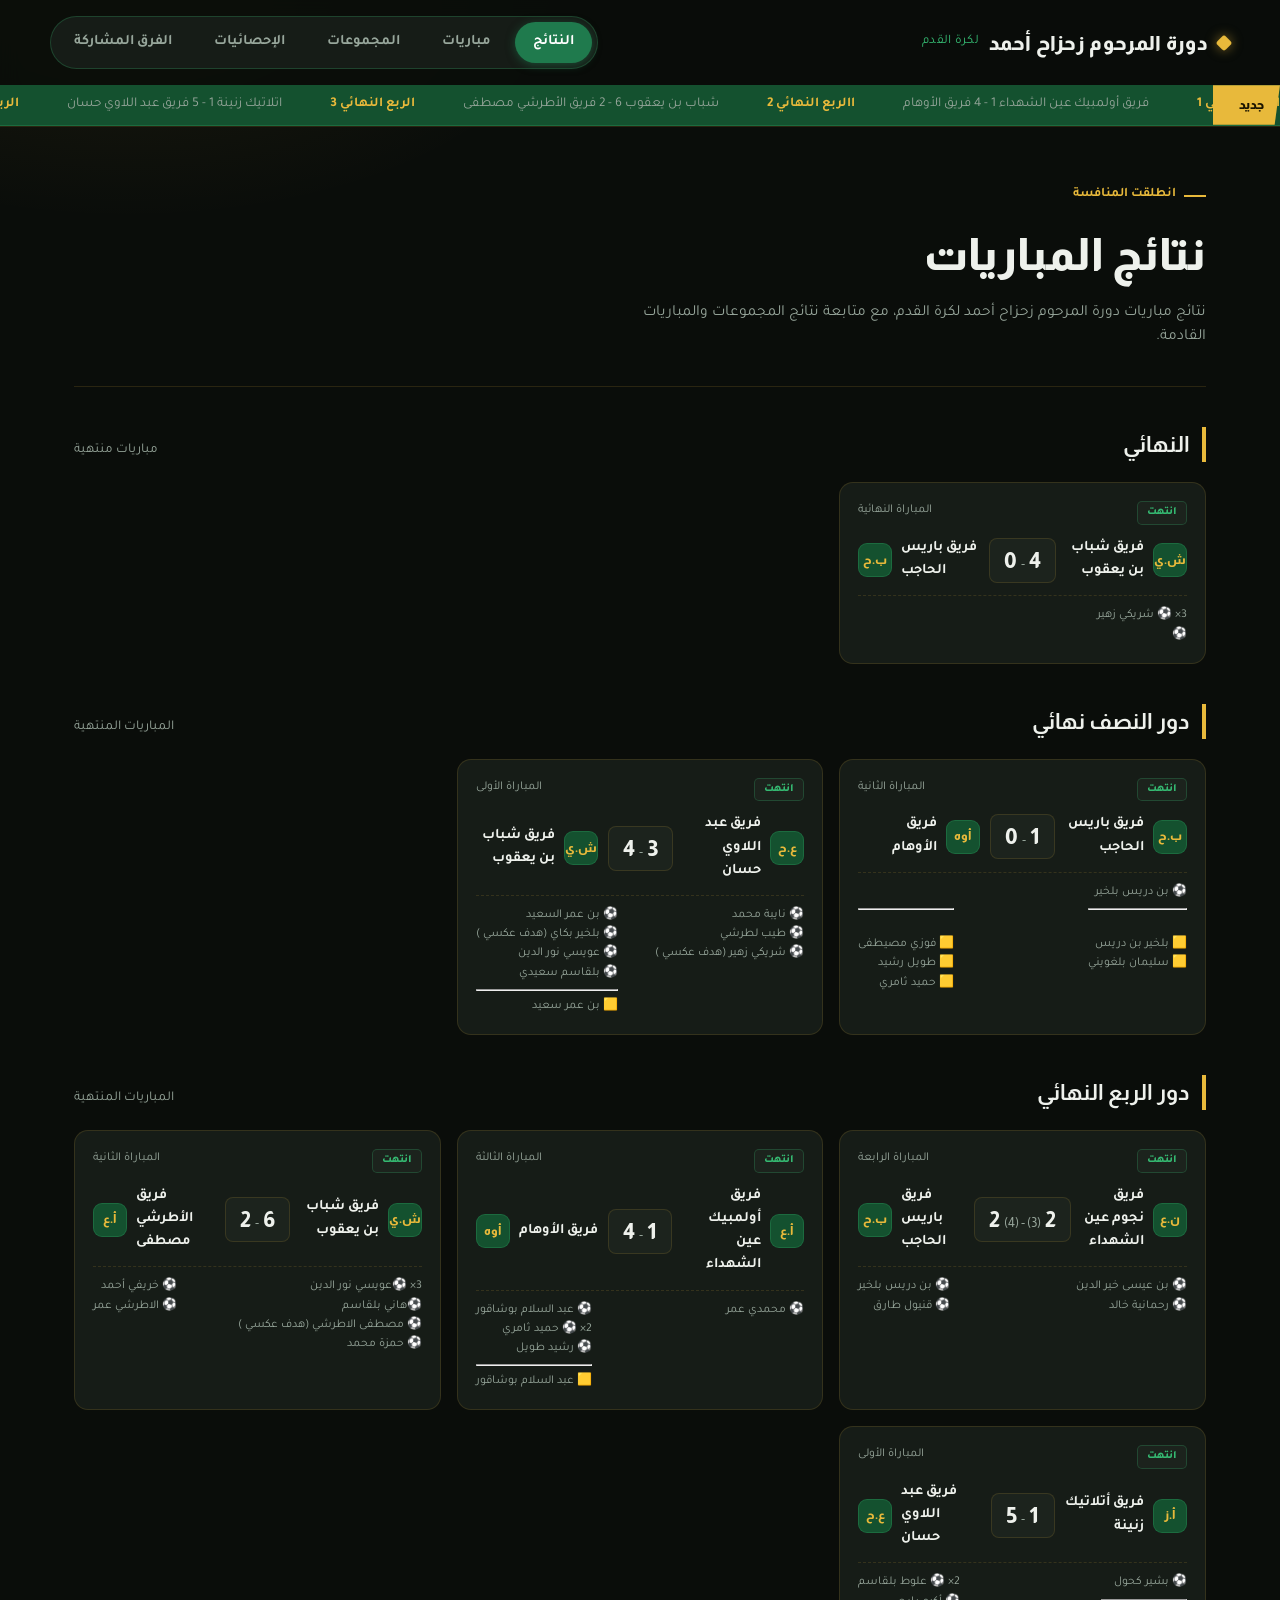
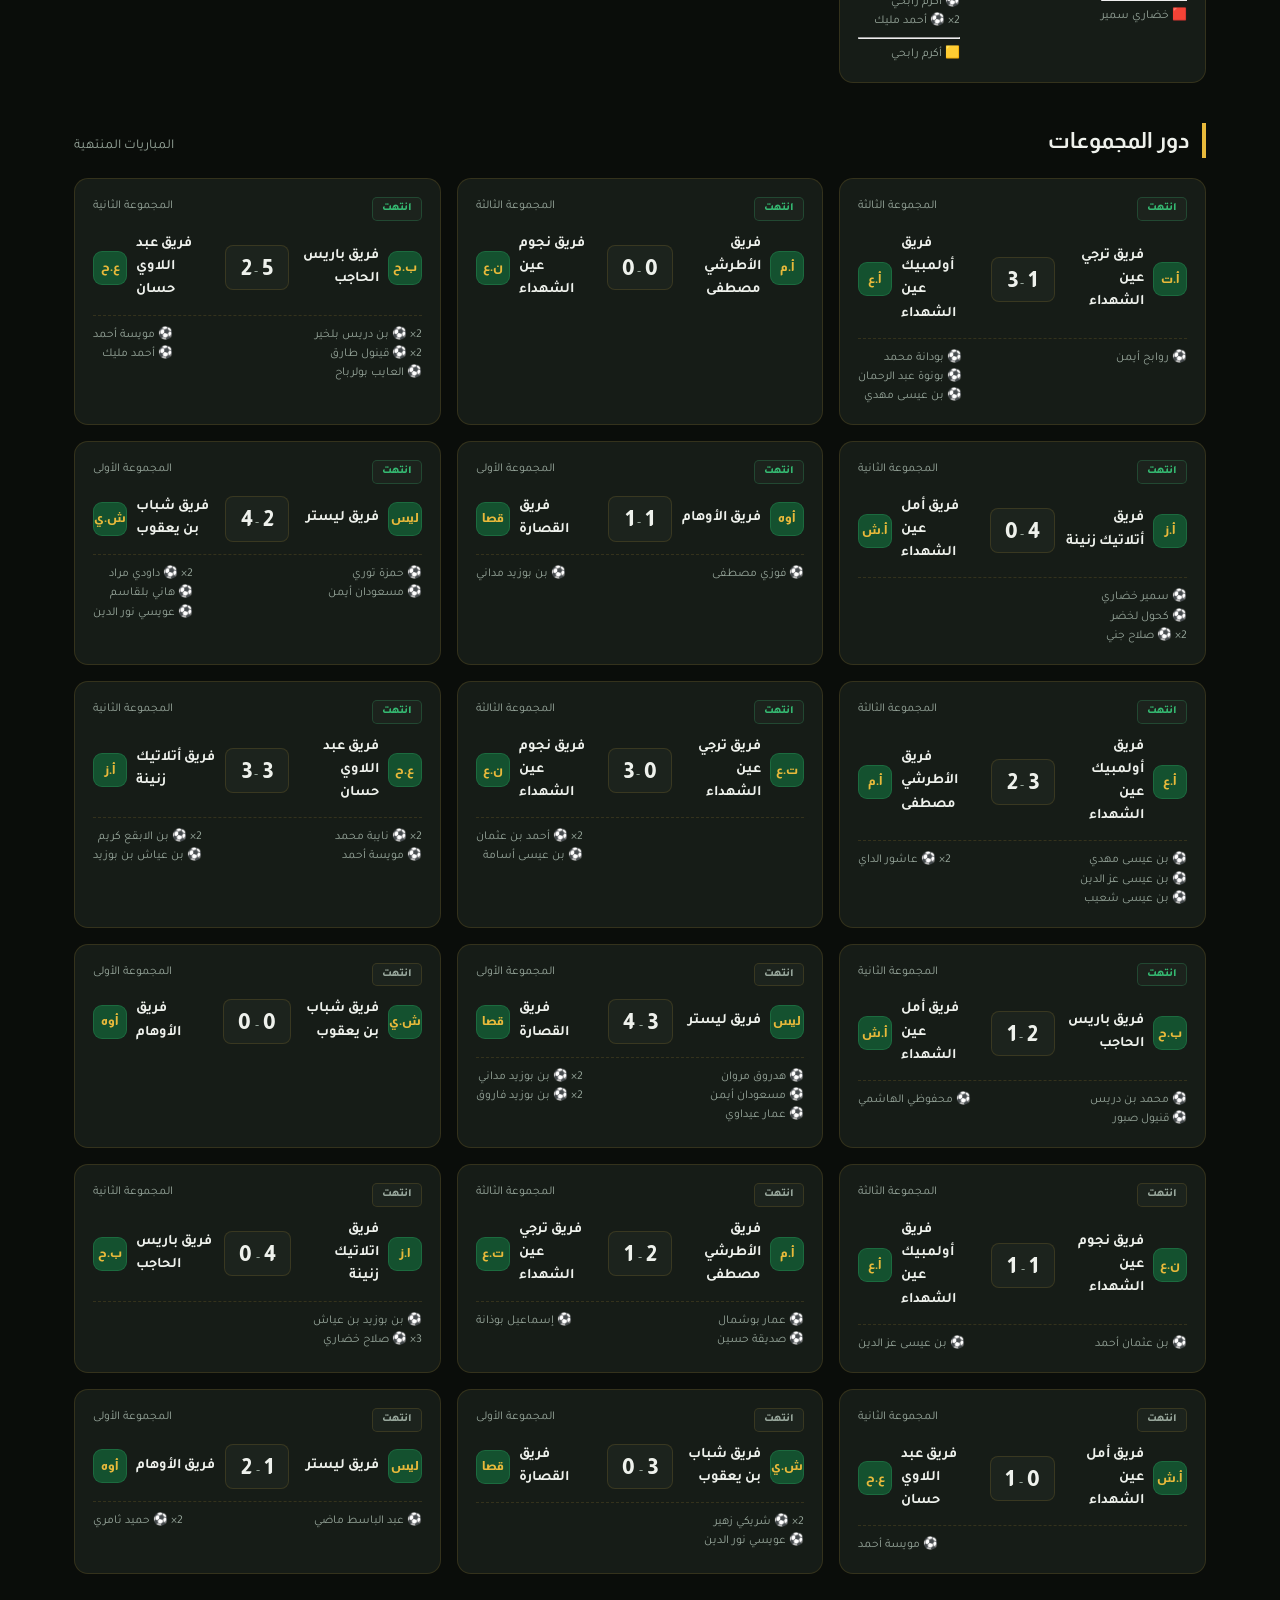
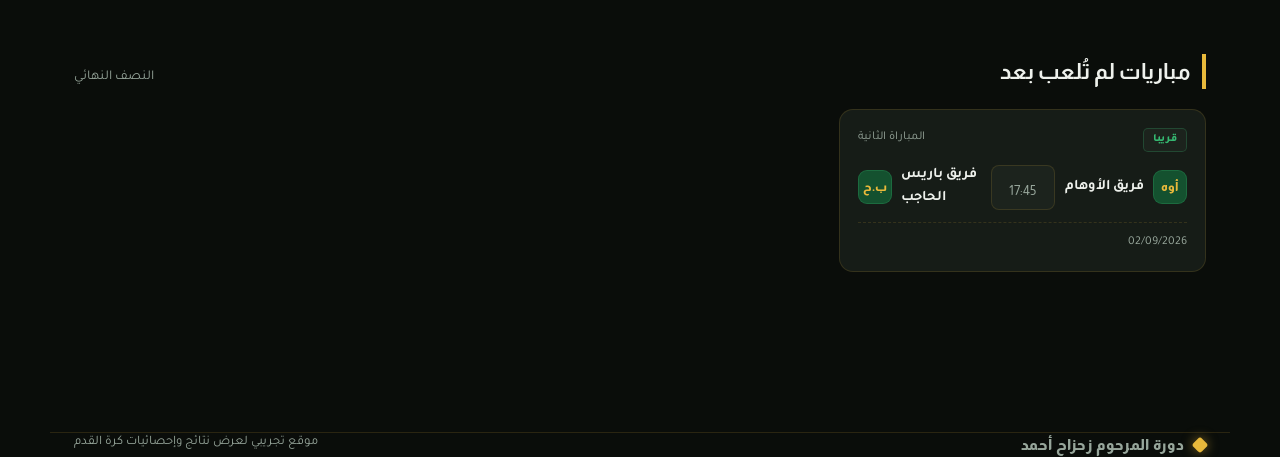
<file: index.html>
<!DOCTYPE html>
<html lang="ar" dir="rtl">

<head>
  <meta charset="UTF-8">
  <meta name="viewport" content="width=device-width, initial-scale=1.0">

  <title>نتائج المباريات — دورة المرحوم زحزاح أحمد</title>

  <link rel="stylesheet" href="index.css">
<link rel="stylesheet" href="responsive.css">
  
</head>

<body>

  <!-- ==================== HEADER ==================== -->
  <header class="site-header">

    <div class="container header-top">

      <div class="brand">
        <span class="dot"></span>
        دورة المرحوم زحزاح أحمد
        <span class="sub">لكرة القدم</span>
      </div>

      <nav class="main-nav">
        <a href="index.html" class="active">النتائج</a>
        <a href="today.html">مباريات </a>
        <a href="groups.html">المجموعات</a>
        <a href="stats.html">الإحصائيات</a>
        <a href="teams.html" >الفرق المشاركة</a>
      </nav>

    </div>


    <!-- ==================== TICKER ==================== -->
    <div class="ticker-wrap">

      <div class="ticker-track">

        <span>الربع النهائي 1</span>
        فريق أولمبيك عين الشهداء 1 - 4 فريق الأوهام

        <span>االربع النهائي 2</span>
        شباب بن يعقوب 6 - 2 فريق الأطرشي مصطفى  

        <span> الربع النهائي 3</span>
        اتلاتيك زنينة 1 - 5 فريق عبد اللاوي حسان
   
        <span>الربع النهائي 4</span>
        فريق نجوم عين الشهداء 2(3) - (4)2  فريق باريس الحاجب



      


        



      </div>

    </div>

  </header>


  <!-- ==================== MAIN ==================== -->
  <main class="container">


    <!-- ==================== HERO ==================== -->
    <section class="hero">

      <div class="eyebrow">
       انطلقت المنافسة
      </div>

      <h1>
        نتائج المباريات
      </h1>

      <p>
        نتائج مباريات دورة المرحوم زحزاح أحمد لكرة القدم،
        مع متابعة نتائج المجموعات والمباريات القادمة.
      </p>

    </section>
        <section class="section">
    <div class="section-head">
      <h2> النهائي</h2>
      <span class="meta">مباريات منتهية</span>
    </div>
    <div class="grid">
 
        
      
      

      <div class="card match-card">
        <div class="match-meta">
          <span class="badge soon">انتهت</span>
          <span>المباراة النهائية</span>
        </div>
        <div class="match-teams">
          <div class="team"><div class="crest">ش.ي</div> فريق شباب بن يعقوب </div>
          <div class="score">
           4
            <span class="vs">-</span>
          0
          </div>
          <div class="team right"><div class="crest">ب.ح</div> فريق باريس الحاجب </div>
        </div>
        <div class="match-foot">
        <span>3×    ⚽  شريكي زهير
          <br>    ⚽  
        
        </span>
        <span></span>
      </div>
        </div> 
      
    </div>
     <section class="section">

      <div class="section-head">

        <h2>
          دور النصف نهائي
          </h2>

        <span class="meta">
          المباريات المنتهية
        </span>

      </div>
      <div class="grid">

         <div class="card match-card">
        <div class="match-meta">
          <span class="badge soon">انتهت</span>
          <span>المباراة الثانية</span>
        </div>
        <div class="match-teams">
          <div class="team"><div class="crest">ب.ح</div> فريق باريس الحاجب </div>
          <div class="score">
            1
            <span class="vs">-</span>
            0
          </div>
          <div class="team "><div class="crest">أوه</div> فريق الأوهام  </div>
        </div>
        <div class="match-foot">
        <span> ⚽ بن دريس بلخير
       <br><hr>
          <br> 🟨 بلخير بن دريس  
          <br> 🟨 سليمان بلغويني
        </span>
        <span>
          <br><hr>
          <br> 🟨 فوزي مصيطفى 
          <br> 🟨 طويل رشيد
          <br> 🟨 حميد ثامري
        </span>
      </div>

           </div>

         <div class="card match-card">
        <div class="match-meta">
          <span class="badge soon">انتهت</span>
          <span>المباراة الأولى</span>
        </div>
        <div class="match-teams">
          <div class="team"><div class="crest">ع.ح</div> فريق عبد اللاوي حسان </div>
          <div class="score">
            3
            <span class="vs">-</span>
            4
          </div>
          <div class="team "><div class="crest">ش.ي</div> فريق شباب بن يعقوب </div>
        </div>
        <div class="match-foot">
        <span> ⚽ نايبة محمد
        <br> ⚽ طيب لطرشي 
        <br> ⚽ شريكي زهير (هدف عكسي )
        </span>
        <span>⚽ بن عمر السعيد 
          <br>⚽ بلخير بكاي (هدف عكسي )   
          <br>⚽ عويسي نور الدين
          <br>⚽ بلقاسم سعيدي
         <br> <hr> 🟨 بن عمر سعيد
          
        </span>
      </div>

           </div>
        </div>

     <section class="section">

      <div class="section-head">

        <h2>
          دور الربع النهائي
          </h2>

        <span class="meta">
          المباريات المنتهية
        </span>

      </div>
      <div class="grid">
        <div class="card match-card">
        <div class="match-meta">
          <span class="badge soon">انتهت</span>
          <span>المباراة الرابعة</span>
        </div>

<div class="match-teams">
          <div class="team"><div class="crest">ن.ع</div> فريق نجوم عين الشهداء </div>
          <div class="score">
            2 
            <span class="vs"> (3) -  (4)</span>
          2 
          </div> 
          
          
          <div class="team right"><div class="crest">ب.ح</div> فريق باريس الحاجب </div>
        </div>
        <div class="match-foot">
          <span>⚽   بن عيسى خير الدين       <br>
            ⚽ رحمانية خالد
          </span>
          <span> ⚽ بن دريس بلخير
          <br>    ⚽  قنيول طارق 
          </span>
        </div>
        </div>
        <div class="card match-card">
        <div class="match-meta">
          <span class="badge soon">انتهت</span>
          <span>المباراة الثالثة</span>
        </div>
        <div class="match-teams">
          <div class="team"><div class="crest">أ.ع</div> فريق أولمبيك عين الشهداء </div>
          <div class="score">
            1
            <span class="vs">-</span>
          4
          </div>
          <div class="team right"><div class="crest">أوه</div> فريق الأوهام </div>
        </div>
           <div class="match-foot">
          <span>
         ⚽   محمدي عمر 
          </span>
          <span>
          ⚽  عبد السلام بوشاقور 
            <br>
         2×  ⚽ حميد ثامري
     <br> 
            ⚽ رشيد طويل
            <br> <hr>
            🟨 عبد السلام بوشاقور
          </span>
          </div>
       
    </div>

         <div class="card match-card">
        <div class="match-meta">
          <span class="badge soon">انتهت</span>
          <span>المباراة الثانية</span>
        </div>
        <div class="match-teams">
          <div class="team"><div class="crest">ش.ي</div> فريق شباب بن يعقوب </div>
          <div class="score">
            6
            <span class="vs">-</span>
          2
          </div>
          <div class="team right"><div class="crest">أ.ع</div> فريق الأطرشي مصطفى </div>
        </div>
        <div class="match-foot">
          <span>
          3×  ⚽عويسي نور الدين
            <br>
             ⚽هاني بلقاسم
            <br>
            ⚽ مصطفى الاطرشي (هدف عكسي )
            <br>
            ⚽  حمزة محمد
          </span>
          <span>
          ⚽  خريفي أحمد
            <br>
           ⚽ الاطرشي عمر
          </span>
          </div>
        </div>

         <div class="card match-card">
        <div class="match-meta">
          <span class="badge soon">انتهت</span>
          <span>المباراة الأولى</span>
        </div>
        <div class="match-teams">
          <div class="team"><div class="crest"> أ.ز </div> فريق أتلاتيك زنينة </div>
          <div class="score">
            1
            <span class="vs">-</span>
          5
          </div>
          <div class="team right"><div class="crest">ع.ح</div> فريق عبد اللاوي حسان </div>
        </div>
        <div class="match-foot">
          <span>
          ⚽ بشير كحول  
         <br><hr>
          🟥  خضاري سمير
          </span>
          <span>
   2×   ⚽ علوط بلقاسم
          <br>
  ⚽ أكرم رابحي
            <br>
         2×   ⚽   أحمد مليك
        <br> <hr>
          🟨 أكرم رابحي  
          </span>
        </div>
      </div>

        
</div>

    <!-- ==================================================
         الجولة  — المباريات المنتهية
    ================================================== -->
    <section class="section">

      <div class="section-head">

        <h2>
          دور المجموعات
          </h2>

        <span class="meta">
          المباريات المنتهية
        </span>

      </div>
      <div class="grid">

         <!-- ==================== مباراة 6 ==================== -->
        <div class="card match-card">

          <div class="match-meta">

            <span class="badge soon">
              انتهت
            </span>

            <span>
              المجموعة الثالثة
            </span>

          </div>


          <div class="match-teams">

            <div class="team">

              <div class="crest">
                أ.ت
               
              </div>

فريق ترجي عين الشهداء
            </div>


            <div class="score">
1
              <span class="vs">
                -
              </span>
3
            </div>


            <div class="team right">

              <div class="crest">
                أ.ع
                
              </div>

فريق أولمبيك عين الشهداء 
            </div>

          </div>


          <div class="match-foot">
            <span>
           ⚽   روابح أيمن
            </span>
            <Span>   ⚽    بودانة محمد
              <br>
               ⚽    بونوة عبد الرحمان
              <br>
              ⚽  بن عيسى مهدي
            </Span>
            
          </div>

        </div>


        <!-- ==================== مباراة 17 ==================== -->
        <div class="card match-card">

          <div class="match-meta">

            <span class="badge soon">
              انتهت
            </span>

            <span>
              المجموعة الثالثة
            </span>

          </div>


          <div class="match-teams">

            <div class="team">

              <div class="crest">
               أ.م
              </div>

              فريق الأطرشي مصطفى

            </div>


            <div class="score">
0
              <span class="vs">
                -
              </span>
0
            </div>


            <div class="team right">

              <div class="crest">
                ن.ع
              </div>

              فريق نجوم عين الشهداء

            </div>

          </div>


          <div class="matcgh-foot">
            
          </div>
        

        </div>

         <!-- ==================== مباراة 16 ==================== -->
        <div class="card match-card">

          <div class="match-meta">

            <span class="badge soon">
              انتهت
            </span>

            <span>
              المجموعة الثانية
            </span>

          </div>


          <div class="match-teams">

            <div class="team">

              <div class="crest">
               ب.ح
              </div>

              فريق باريس الحاجب

            </div>


            <div class="score">
5
              <span class="vs">
                -
              </span>
2
            </div>


            <div class="team right">

              <div class="crest">
                ع.ح
              </div>

              فريق عبد اللاوي حسان

            </div>

          </div>


          <div class ="match-foot">
            <span>
         2×   ⚽      بن دريس بلخير
            <br>
            2×   ⚽   قينول طارق
              <br>
         ⚽   العايب بولرباح
            </span>
            <span>
          ⚽    مويسة أحمد
            <br>
           ⚽   أحمد مليك
            </span>
          </div>

        </div>
        

        <!-- ==================== مباراة 15 ==================== -->
        <div class="card match-card">

          <div class="match-meta">

            <span class="badge soon">
              انتهت
            </span>

            <span>
              المجموعة الثانية
            </span>

          </div>


          <div class="match-teams">

            <div class="team">

              <div class="crest">
               أ.ز
              </div>

              فريق أتلاتيك زنينة

            </div>


            <div class="score">
4
              <span class="vs">
                -
              </span>
0
            </div>


            <div class="team right">

              <div class="crest">
                أ.ش
              </div>

              فريق أمل عين الشهداء

            </div>

          </div>
           <div class="match-foot">
             <span> ⚽  سمير خضاري 
      <br> ⚽   كحول لخضر
               <br>
            2×   ⚽  صلاح جني
             </span>
             <Span></Span>
           </div>

        

        </div>
        
           <!-- ==================== مباراة 14 ==================== -->
        <div class="card match-card">

          <div class="match-meta">

            <span class="badge soon">
              انتهت
            </span>

            <span>
              المجموعة الأولى
            </span>

          </div>


          <div class="match-teams">

            <div class="team">

              <div class="crest">
               أوه
              </div>

              فريق الأوهام

            </div>


            <div class="score">
1
              <span class="vs">
                -
              </span>
1
            </div>


            <div class="team right">

              <div class="crest">
                قصا
              </div>

              فريق القصارة

            </div>

          </div>
          <div class="match-foot">
            <span> ⚽ فوزي مصطفى
            </span>
            <span>
         ⚽  بن بوزيد مداني
            </span>
          </div>


        </div>

         <!-- ==================== مباراة 13 ==================== -->
        <div class="card match-card">

          <div class="match-meta">

            <span class="badge soon">
              انتهت
            </span>

            <span>
              المجموعة الأولى
            </span>

          </div>


          <div class="match-teams">

            <div class="team">

              <div class="crest">
               ليس
              </div>

              فريق ليستر

            </div>


            <div class="score">
2
              <span class="vs">
                -
              </span>
4
            </div>


            <div class="team right">

              <div class="crest">
                ش.ي
              </div>

              فريق شباب بن يعقوب

            </div>

          </div>
        <div class="match-foot">

            <span>
              ⚽ حمزة توري
           <br>
                ⚽   مسعودان أيمن 
            </span>
            <span>
             2× ⚽   داودي مراد
       <br>
            ⚽  هاني بلقاسم 
         <br>
             ⚽  عويسي نور الدين
            </span>


          </div>

        

        </div>

        <!-- ==================== مباراة 12 ==================== -->
        <div class="card match-card">

          <div class="match-meta">

            <span class="badge soon">
              انتهت
            </span>

            <span>
              المجموعة الثالثة
            </span>

          </div>


          <div class="match-teams">

            <div class="team">

              <div class="crest">
               أ.ع
              </div>

              فريق أولمبيك عين الشهداء

            </div>


            <div class="score">
3
              <span class="vs">
                -
              </span>

2
            </div>

            <div class="team right">

              <div class="crest">
                أ.م
              </div>

              فريق الأطرشي مصطفى

            </div>

          </div>

          <div class="match-foot">

            <span>
          ⚽    بن عيسى مهدي 
              <br>
          ⚽    بن عيسى عز الدين
              <br>
           ⚽   بن عيسى شعيب 
            </span>

            <span>
             2× ⚽ عاشور الداي
            </span>

          </div>

        </div>

         <!-- ==================== مباراة 11 ==================== -->
        <div class="card match-card">

          <div class="match-meta">

            <span class="badge soon">
              انتهت
            </span>

            <span>
              المجموعة الثالثة
            </span>

          </div>


          <div class="match-teams">

            <div class="team">

              <div class="crest">
               ت.ع
              </div>

              فريق ترجي عين الشهداء

            </div>


            <div class="score">
0
              <span class="vs">
                -
              </span>
3
            </div>


            <div class="team right">

              <div class="crest">
                ن.ع
              </div>

              فريق نجوم عين الشهداء

            </div>

          </div>
          <div class="match-foot">
            <span></span>

            <span>
          2×    ⚽  أحمد بن عثمان 
              <br>
              ⚽ بن عيسى أسامة
            </span>


          </div>

        </div>

        <!-- ====================مباراة 10 ==================== -->

      <div class="card match-card">

          <div class="match-meta">

            <span class="badge soon">
              انتهت
            </span>

            <span>
              المجموعة الثانية
            </span>

          </div>


          <div class="match-teams">

            <div class="team">

              <div class="crest">
               ع.ح
              </div>

              فريق عبد اللاوي حسان

            </div>


            <div class="score">
3
              <span class="vs">
                -
              </span>
3
            </div>


            <div class="team right">

              <div class="crest">
                أ.ز
              </div>

              فريق أتلاتيك زنينة
</div>
            </div>
            <div class="match-foot">

            <span> 
        2× ⚽   نايبة محمد   
              <br>
            ⚽  مويسة أحمد
            </span>

            <span>
           2× ⚽  بن الابقع كريم 
              <br>
            ⚽  بن عياش بن بوزيد
            </span>
              
            

          </div>


        

        </div>

        <!-- ====================مباراة 9 ==================== -->

        <div class="card match-card">

          <div class="match-meta">

            <span class="badge soon">
              انتهت
            </span>

            <span>
              المجموعة الثانية
            </span>

          </div>


          <div class="match-teams">

            <div class="team">

              <div class="crest">
               ب.ح
              </div>

    فريق باريس الحاجب
            </div>


            <div class="score">
2
              <span class="vs">
                -
              </span>
1
            </div>


            <div class="team right">

              <div class="crest">
                أ.ش
              </div>

               فريق أمل عين الشهداء
</div>
            </div>
            <div class="match-foot">
            <span>
             ⚽ محمد بن دريس
              <br>
             ⚽ قنيول صبور
            </span>
              <span>
               ⚽ محفوظي الهاشمي
              </span>
            
</div>
          


          

        </div>

       <!-- ====================مباراة 8 ==================== -->
        
    
     <div class="card match-card">

          <div class="match-meta">

            <span class="badge done">
              انتهت
            </span>

            <span>
              المجموعة الأولى
            </span>

          </div>


          <div class="match-teams">

            <div class="team">
              <div class="crest">
                ليس
              </div>

              فريق ليستر
            </div>


            <div class="score">
              3
              <span class="vs">-</span>
              4
            </div>


            <div class="team right">

              <div class="crest">
                قصا
              </div>

              فريق القصارة

            </div>

          </div>


          <div class="match-foot">

            <span>
              ⚽ هدروق مروان
           <br>
                ⚽   مسعودان أيمن 
              <br>
              
            ⚽ عمار عيداوي
            </span>

            <span>
             2× ⚽   بن بوزيد مداني
       <br>
           2× ⚽  بن بوزيد فاروق
            </span>

          </div>

        </div>
      
      
      <!-- ==================== مباراة 7 ==================== -->
         <div class="card match-card">

          <div class="match-meta">

            <span class="badge done">
              انتهت
            </span>

            <span>
              المجموعة الأولى
            </span>

          </div>


          <div class="match-teams">

            <div class="team">

              <div class="crest">
                ش.ي
              </div>

              فريق شباب بن يعقوب

            </div>


            <div class="score">
              0
              <span class="vs">-</span>
              0
            </div>


            <div class="team right">

              <div class="crest">
                أوه
              </div>

              فريق الأوهام

            </div>

          </div>


         

        </div> 


        
         <!-- ==================== مباراة 6 ==================== -->
          <div class="card match-card">

          <div class="match-meta">

            <span class="badge done">
              انتهت
            </span>

            <span>
              المجموعة الثالثة
            </span>

          </div>


          <div class="match-teams">

            <div class="team">

              <div class="crest">
             ن.ع
              </div>

              فريق نجوم عين الشهداء

            </div>


            <div class="score">
             1
              <span class="vs">-</span>
              1
            </div>


            <div class="team right">

              <div class="crest">
              أ.ع
              </div>

              فريق أولمبيك عين الشهداء

            </div>

          </div>


          <div class="match-foot">

            <span>
              ⚽ بن عثمان أحمد
            </span>

            <span>
              ⚽ بن عيسى عز الدين
            </span>

          </div>

        </div>


        <!-- ==================== مباراة 5 ==================== -->
        <div class="card match-card">

          <div class="match-meta">

            <span class="badge done">
              انتهت
            </span>

            <span>
              المجموعة الثالثة
            </span>

          </div>


          <div class="match-teams">

            <div class="team">

              <div class="crest">
                أ.م
              </div>

              فريق الأطرشي مصطفى

            </div>


            <div class="score">
              2
              <span class="vs">-</span>
              1
            </div>


            <div class="team right">

              <div class="crest">
                ت.ع
              </div>

              فريق ترجي عين الشهداء

            </div>

          </div>


          <div class="match-foot">

            <span>
              ⚽ عمار بوشمال
            <br> ⚽ صديقة حسين
            </span>

            <span>
              ⚽ إسماعيل بوذانة
            </span>

          </div>

        </div>



        <!-- ==================== مباراة 4 ==================== -->
        <div class="card match-card">

          <div class="match-meta">

            <span class="badge done">
              انتهت
            </span>

            <span>
              المجموعة الثانية
            </span>

          </div>


          <div class="match-teams">

            <div class="team">

              <div class="crest">
                ا.ز
              </div>

              فريق اتلاتيك زنينة

            </div>


            <div class="score">
              4
              <span class="vs">-</span>
              0
            </div>


            <div class="team right">

              <div class="crest">
                ب.ح
              </div>

              فريق باريس الحاجب

            </div>

          </div>


          <div class="match-foot">

            <span>
              ⚽ بن بوزيد بن عياش
              <br>
            3×  ⚽  صلاح خضاري
            </span>

            <span></span>

          </div>

        </div>



        <!-- ==================== مباراة 3 ==================== -->
        <div class="card match-card">

          <div class="match-meta">

            <span class="badge done">
              انتهت
            </span>

            <span>
              المجموعة الثانية
            </span>

          </div>


          <div class="match-teams">

            <div class="team">

              <div class="crest">
                أ.ش
              </div>

              فريق أمل عين الشهداء

            </div>


            <div class="score">
              0
              <span class="vs">-</span>
              1
            </div>


            <div class="team right">

              <div class="crest">
                ع.ح
              </div>

              فريق عبد اللاوي حسان

            </div>

          </div>


          <div class="match-foot">

            <span></span>

            <span>
              ⚽ مويسة أحمد
            </span>

          </div>

        </div>



        <!-- ==================== مباراة 2 ==================== -->
          <div class="card match-card">

          <div class="match-meta">

            <span class="badge done">
              انتهت
            </span>

            <span>
              المجموعة الأولى
            </span>

          </div>


          <div class="match-teams">

            <div class="team">

              <div class="crest">
                ش.ي
              </div>

              فريق شباب بن يعقوب

            </div>


            <div class="score">
              3
              <span class="vs">-</span>
              0
            </div>


            <div class="team right">

              <div class="crest">
                قصا
              </div>

              فريق القصارة

            </div>

          </div>


          <div class="match-foot">

            <span>
          2×    ⚽  شريكي زهير
              <br>
              ⚽ عويسي نور الدين
            </span>

            <span></span>

          </div>

        </div>



        <!-- ====================مباراة 1 ==================== -->
        
    
      <div class="card match-card">

          <div class="match-meta">

            <span class="badge done">
              انتهت
            </span>

            <span>
              المجموعة الأولى
            </span>

          </div>


          <div class="match-teams">

            <div class="team">
              <div class="crest">
                ليس
              </div>

              فريق ليستر
            </div>


            <div class="score">
              1
              <span class="vs">-</span>
              2
            </div>


            <div class="team right">

              <div class="crest">
                أوه
              </div>

              فريق الأوهام

            </div>

          </div>


          <div class="match-foot">

            <span>
              ⚽ عبد الباسط ماضي
            </span>

            <span>
           2×   ⚽  حميد ثامري
            </span>

          </div>

        </div>

    </section>



    <!-- ==================================================
         المباريات التي لم تلعب
    ================================================== -->
    <section class="section">

      <div class="section-head">

        <h2>
          مباريات لم تُلعب بعد
        </h2>

        <span class="meta">
         النصف النهائي
        </span>

      </div>


      <div class="grid">


        <!-- ==================== مباراة 6 ==================== -->
        <div class="card match-card">
        <div class="match-meta">
          <span class="badge soon">قريبا</span>
          <span>المباراة الثانية</span>
        </div>
        <div class="match-teams">
          <div class="team"><div class="crest">أوه</div> فريق الأوهام </div>
          <div class="score"><span class="vs">17:45</span></div>
          <div class="team right"><div class="crest">ب.ح</div> فريق باريس الحاجب </div>
        </div>
        <div class="match-foot">
        <span>02/09/2026</span>
        <span></span>
      </div>
        </div>
  

      

       


    </section>


  </main>



  <!-- ==================== FOOTER ==================== -->
  <footer class="container">

    <div class="brand">

      <span class="dot"></span>

      دورة المرحوم زحزاح أحمد

    </div>

    <div>
      موقع تجريبي لعرض نتائج وإحصائيات كرة القدم
    </div>

  </footer>


</body>
</html>
</file>
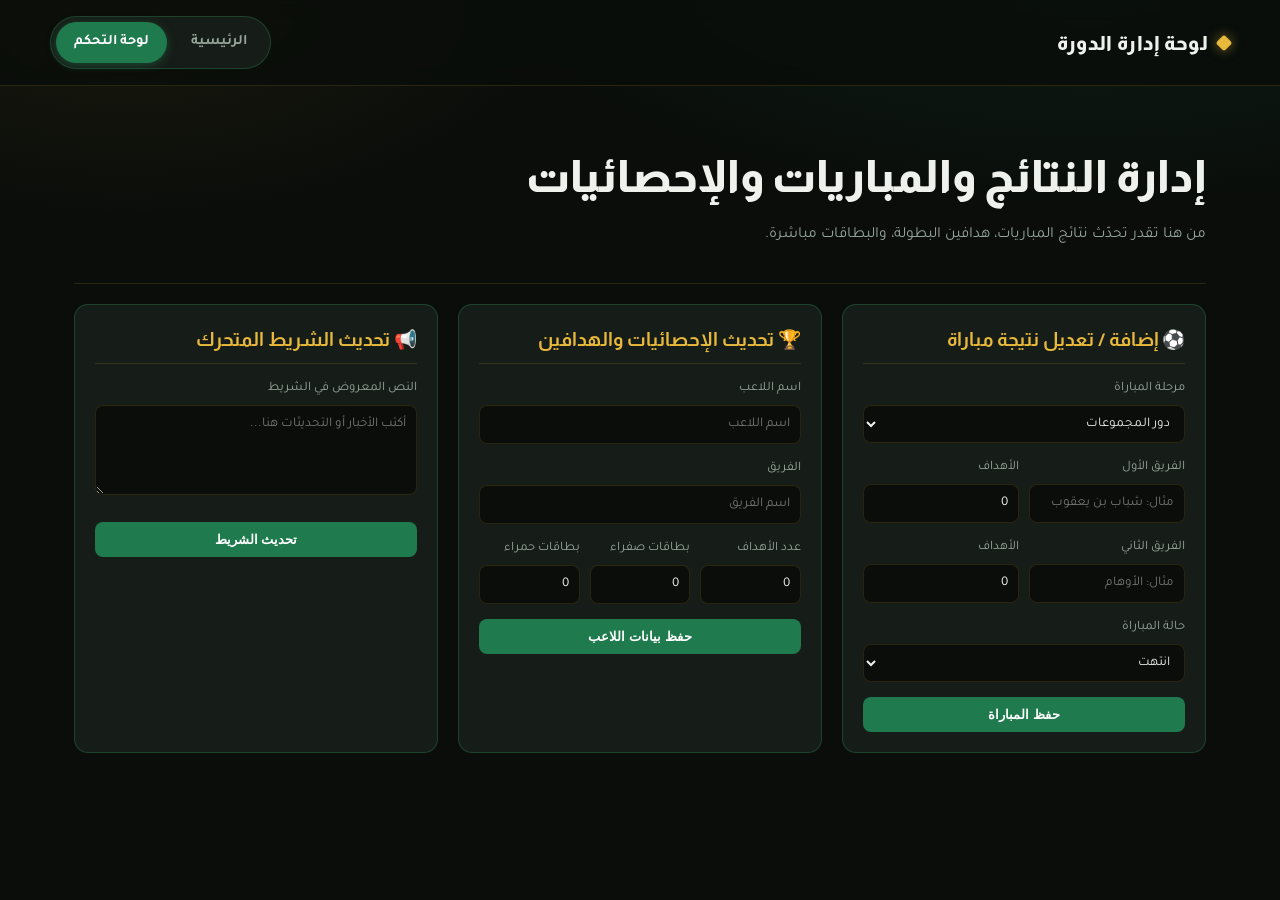
<file: admin.html>
<!DOCTYPE html>
<html lang="ar" dir="rtl">
<head>
<meta charset="UTF-8">
<meta name="viewport" content="width=device-width, initial-scale=1.0">
<title>لوحة التحكم — دورة المرحوم زحزاح أحمد</title>
<link rel="stylesheet" href="index.css">
<link rel="stylesheet" href="responsive.css">
<style>
  /* استايلات خاصة بصفحة لوحة التحكم */
  .admin-grid {
    display: grid;
    grid-template-columns: repeat(auto-fit, minmax(320px, 1fr));
    gap: 20px;
    margin-top: 20px;
  }
  .admin-card {
    background: var(--surface);
    border: 1px solid var(--border-green);
    border-radius: var(--radius);
    padding: 20px;
  }
  .admin-card h3 {
    color: var(--yellow);
    margin-top: 0;
    margin-bottom: 15px;
    border-bottom: 1px solid var(--border);
    padding-bottom: 8px;
  }
  .form-group {
    margin-bottom: 15px;
  }
  .form-group label {
    display: block;
    color: var(--text-dim);
    font-size: 13px;
    margin-bottom: 5px;
  }
  .form-control {
    width: 100%;
    padding: 10px;
    border-radius: var(--radius-sm);
    background: var(--bg);
    border: 1px solid var(--border);
    color: var(--text);
    font-family: 'Tajawal', sans-serif;
  }
  .form-control:focus {
    outline: none;
    border-color: var(--green-light);
  }
  .btn-submit {
    background: var(--green);
    color: white;
    border: none;
    padding: 10px 20px;
    border-radius: var(--radius-sm);
    cursor: pointer;
    font-weight: bold;
    width: 100%;
    transition: 0.3s;
  }
  .btn-submit:hover {
    background: var(--green-light);
    color: #000;
  }
  .flex-row {
    display: flex;
    gap: 10px;
  }
</style>
</head>
<body>

<header class="site-header">
  <div class="container header-top">
    <div class="brand">
      <span class="dot"></span> لوحة إدارة الدورة
    </div>
    <nav class="main-nav">
      <a href="index.html">الرئيسية</a>
      <a href="admin.html" class="active">لوحة التحكم</a>
    </nav>
  </div>
</header>

<main class="container">

  <section class="hero">
    <h1>إدارة النتائج والمباريات والإحصائيات</h1>
    <p style="color:var(--text-dim);">من هنا تقدر تحدّث نتائج المباريات، هدافين البطولة، والبطاقات مباشرة.</p>
  </section>

  <div class="admin-grid">

    <div class="admin-card">
      <h3>⚽ إضافة / تعديل نتيجة مباراة</h3>
      <form id="matchForm">
        <div class="form-group">
          <label>مرحلة المباراة</label>
          <select class="form-control" id="matchStage">
            <option value="المجموعات">دور المجموعات</option>
            <option value="الربع النهائي">الربع النهائي</option>
            <option value="النصف النهائي">النصف النهائي</option>
            <option value="النهائي">النهائي</option>
          </select>
        </div>

        <div class="form-group flex-row">
          <div>
            <label>الفريق الأول</label>
            <input type="text" class="form-control" id="team1" placeholder="مثال: شباب بن يعقوب" required>
          </div>
          <div>
            <label>الأهداف</label>
            <input type="number" class="form-control" id="score1" value="0">
          </div>
        </div>

        <div class="form-group flex-row">
          <div>
            <label>الفريق الثاني</label>
            <input type="text" class="form-control" id="team2" placeholder="مثال: الأوهام" required>
          </div>
          <div>
            <label>الأهداف</label>
            <input type="number" class="form-control" id="score2" value="0">
          </div>
        </div>

        <div class="form-group">
          <label>حالة المباراة</label>
          <select class="form-control" id="matchStatus">
            <option value="finished">انتهت</option>
            <option value="soon">قريباً / لم تلعب</option>
            <option value="live">جارية الآن</option>
          </select>
        </div>

        <button type="button" class="btn-submit" onclick="saveMatch()">حفظ المباراة</button>
      </form>
    </div>

    <div class="admin-card">
      <h3>🏆 تحديث الإحصائيات والهدافين</h3>
      <form id="statsForm">
        <div class="form-group">
          <label>اسم اللاعب</label>
          <input type="text" class="form-control" id="playerName" placeholder="اسم اللاعب" required>
        </div>

        <div class="form-group">
          <label>الفريق</label>
          <input type="text" class="form-control" id="playerTeam" placeholder="اسم الفريق" required>
        </div>

        <div class="form-group flex-row">
          <div>
            <label>عدد الأهداف</label>
            <input type="number" class="form-control" id="playerGoals" value="0">
          </div>
          <div>
            <label>بطاقات صفراء</label>
            <input type="number" class="form-control" id="yellowCards" value="0">
          </div>
          <div>
            <label>بطاقات حمراء</label>
            <input type="number" class="form-control" id="redCards" value="0">
          </div>
        </div>

        <button type="button" class="btn-submit" onclick="savePlayerStat()">حفظ بيانات اللاعب</button>
      </form>
    </div>

    <div class="admin-card">
      <h3>📢 تحديث الشريط المتحرك</h3>
      <form id="tickerForm">
        <div class="form-group">
          <label>النص المعروض في الشريط</label>
          <textarea class="form-control" id="tickerText" rows="4" placeholder="أكتب الأخبار أو التحديثات هنا..."></textarea>
        </div>
        <button type="button" class="btn-submit" onclick="saveTicker()">تحديث الشريط</button>
      </form>
    </div>

  </div>

</main>

<script>
  function saveMatch() {
    alert("تم حفظ المباراة بنجاح! (تقدر تربطها مع LocalStorage أو قاعدة بيانات)");
  }
  function savePlayerStat() {
    alert("تم تحديث إحصائيات اللاعب!");
  }
  function saveTicker() {
    alert("تم تحديث الشريط المتحرك!");
  }
</script>

</body>
</html>
</file>
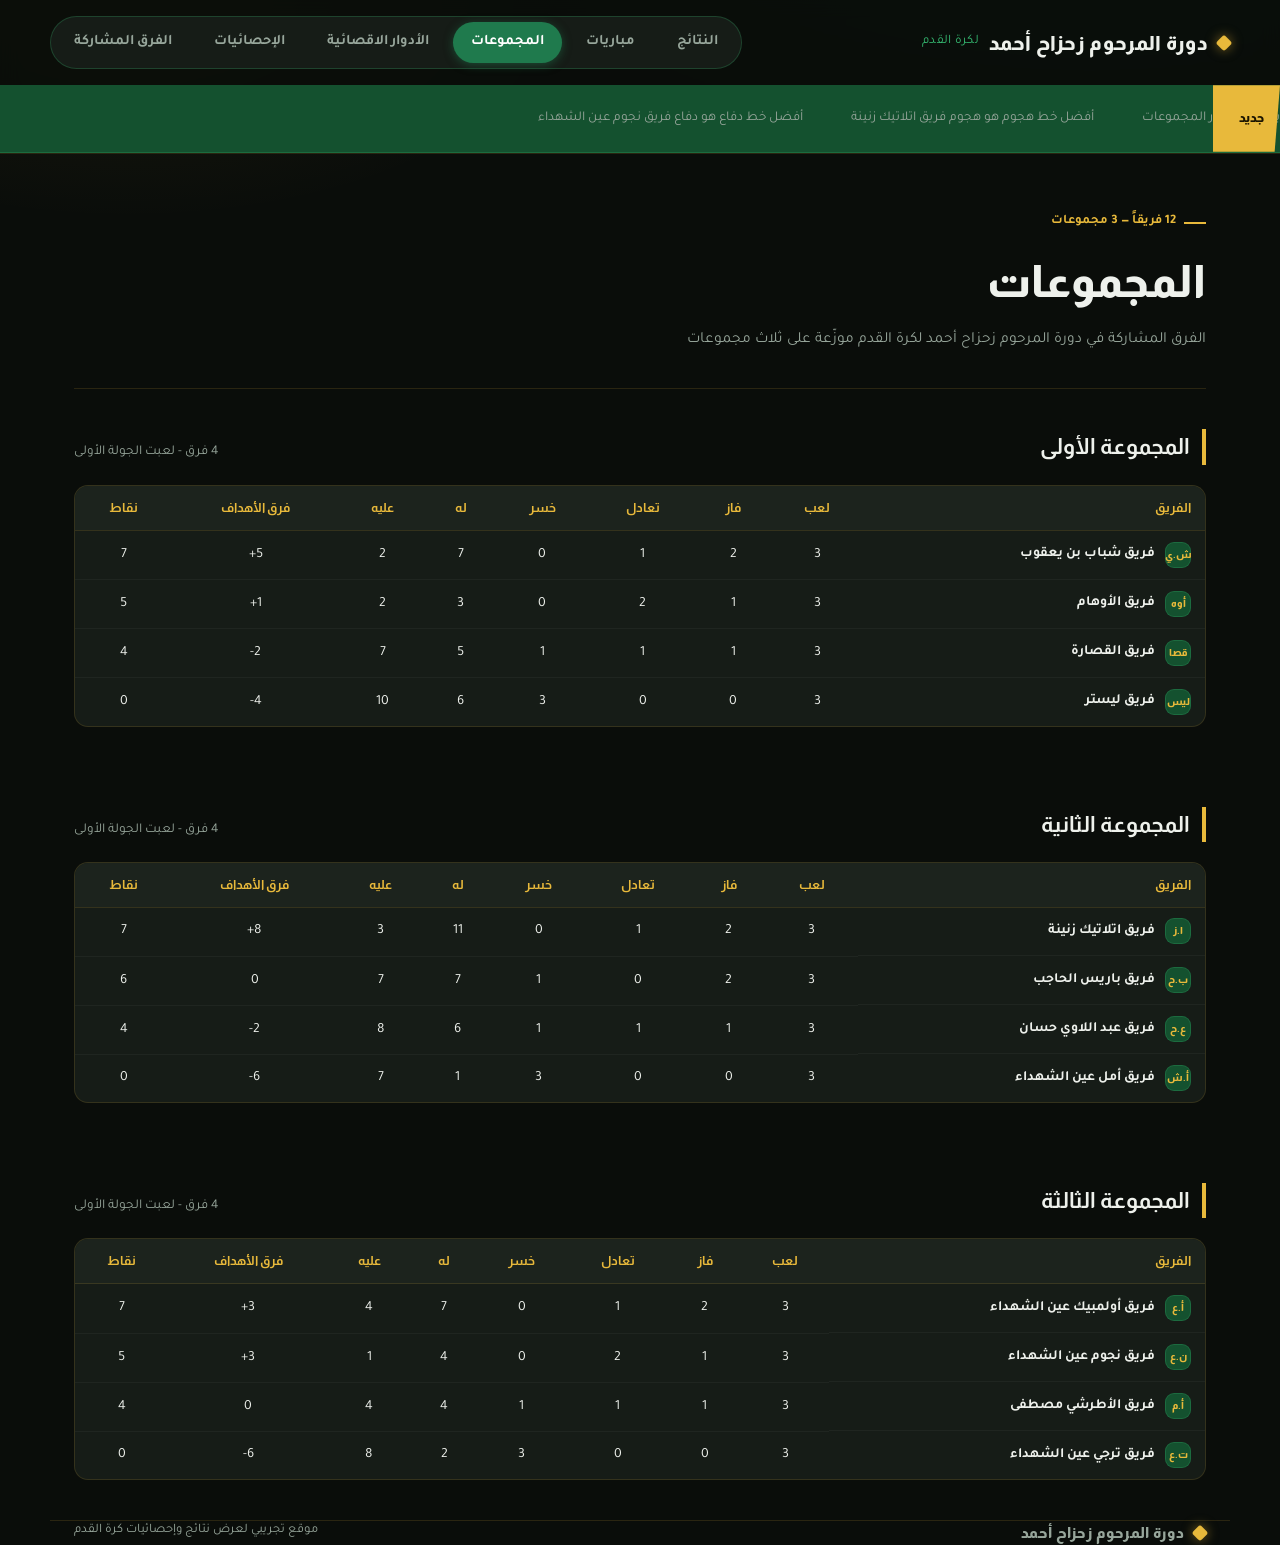
<file: groups.html>
<!DOCTYPE html>
<html lang="ar" dir="rtl">
<head>
<meta charset="UTF-8">
<meta name="viewport" content="width=device-width, initial-scale=1.0">
<title>المجموعات والفرق — دورة المرحوم زحزاح أحمد</title>
<link rel="stylesheet" href="groups.css">
<link rel="stylesheet" href="responsive.css">
</head>
<body>

<header class="site-header">
  <div class="container header-top">
    <div class="brand">
      <span class="dot"></span> دورة المرحوم زحزاح أحمد <span class="sub">لكرة القدم</span>
    </div>
    <nav class="main-nav">
      <a href="index.html">النتائج</a>
      <a href="today.html">مباريات </a>
      <a href="groups.html" class="active">المجموعات</a>
      <a href="knockout.html">الأدوار الاقصائية</a>
      <a href="stats.html">الإحصائيات</a>
      <a href="teams.html" >الفرق المشاركة</a>
    </nav>
  </div>
  <div class="ticker-wrap">
    <div class="ticker-track">
       <p>بعد نهاية دور المجموعات </p>
      <P> أفضل خط هجوم هو هجوم فريق اتلاتيك زنينة</P>
      <P> أفضل خط دفاع هو دفاع فريق نجوم عين الشهداء</P>
    </div>
  </div>
</header>

<main class="container">

  <section class="hero">
    <div class="eyebrow">12 فريقاً — 3 مجموعات</div>
    <h1>المجموعات </h1>
    <p>الفرق المشاركة في دورة المرحوم زحزاح أحمد لكرة القدم موزّعة على ثلاث مجموعات</p>
  </section>

  <!-- المجموعة الأولى -->
  <section class="section">
    <div class="section-head">
      <h2>المجموعة الأولى</h2>
      <span class="meta">4 فرق -  لعبت الجولة الأولى</span>
    </div>
    <div class="table-wrap">
      <table>
        <thead>
          <tr>
            <th>الفريق</th>
            <th class="center">لعب</th>
            <th class="center">فاز</th>
            <th class="center">تعادل</th>
            <th class="center">خسر</th>
            <th class="center">له</th>
            <th class="center">عليه</th>
            <th class="center">فرق الأهداف</th>
            <th class="center">نقاط</th>
          </tr>
        </thead>
        <tbody>
          <tr>
            <td class="rank-cell"><div class="crest" style="width:26px;height:26px;font-size:10px;">ش.ي</div> فريق شباب بن يعقوب</td>
            <td class="center">3</td><td class="center">2</td><td class="center">1</td><td class="center">0</td><td class="center">7</td><td class="center">2</td>
            <td class="center">5+</td><td class="center">7</td>
          </tr>
          <tr>
            <td class="rank-cell"><div class="crest" style="width:26px;height:26px;font-size:10px;">أوه</div> فريق الأوهام</td>
            <td class="center">3</td><td class="center">1</td><td class="center">2</td><td class="center">0</td><td class="center">3</td><td class="center">2</td>
            <td class="center">1+</td><td class="center">5</td>
          </tr>
          <tr>
            <td class="rank-cell"><div class="crest" style="width:26px;height:26px;font-size:10px;">قصا</div> فريق القصارة</td>
            <td class="center">3</td><td class="center">1</td><td class="center">1</td><td class="center">1</td><td class="center">5</td><td class="center">7</td>
            <td class="center">2-</td><td class="center">4</td>
          </tr>
          <tr>
            <td class="rank-cell"><div class="crest" style="width:26px;height:26px;font-size:10px;">ليس</div> فريق ليستر</td>
            <td class="center">3</td><td class="center">0</td><td class="center">0</td><td class="center">3</td><td class="center">6</td><td class="center">10</td>
            <td class="center">4-</td><td class="center">0</td>
          </tr>
        </tbody>
      </table>
    </div>

    
  </section>

  <!-- المجموعة الثانية -->
  <section class="section">
    <div class="section-head">
      <h2>المجموعة الثانية</h2>
      <span class="meta">4 فرق -  لعبت الجولة الأولى</span>
    </div>
    <div class="table-wrap">
      <table>
        <thead>
          <tr>
            <th>الفريق</th>
            <th class="center">لعب</th>
            <th class="center">فاز</th>
            <th class="center">تعادل</th>
            <th class="center">خسر</th>
            <th class="center">له</th>
            <th class="center">عليه</th>
            <th class="center">فرق الأهداف</th>
            <th class="center">نقاط</th>
          </tr>
        </thead>
        <tbody>
          <tr>
            <tr>
              <td class="rank-cell"><div class="crest" style="width:26px;height:26px;font-size:10px;">ا.ز</div> فريق اتلاتيك زنينة</td>
              <td class="center">3</td><td class="center">2</td><td class="center">1</td><td class="center">0</td><td class="center">11</td><td class="center">3</td>
              <td class="center">8+</td><td class="center">7</td>
            </tr>
          <tr>
            <td class="rank-cell"><div class="crest" style="width:26px;height:26px;font-size:10px;">ب.ح</div> فريق باريس الحاجب</td>
            <td class="center">3</td><td class="center">2</td><td class="center">0</td><td class="center">1</td><td class="center">7</td><td class="center">7</td>
            <td class="center">0</td><td class="center">6</td>
          </tr>
            <td class="rank-cell"><div class="crest" style="width:26px;height:26px;font-size:10px;">ع.ح</div> فريق عبد اللاوي حسان</td>
            <td class="center">3</td><td class="center">1</td><td class="center">1</td><td class="center">1</td><td class="center">6</td><td class="center">8</td>
          <td class="center">2-</td><td class="center">4</td>
          </tr>
          <tr>
            <td class="rank-cell"><div class="crest" style="width:26px;height:26px;font-size:10px;">أ.ش</div> فريق أمل عين الشهداء</td>
            <td class="center">3</td><td class="center">0</td><td class="center">0</td><td class="center">3</td><td class="center">1</td><td class="center">7</td>
            <td class="center">6-</td><td class="center">0</td>
          </tr>
        </tbody>
      </table>
    </div>

    
  </section>

  <!-- المجموعة الثالثة -->
  <section class="section">
    <div class="section-head">
      <h2>المجموعة الثالثة</h2>
      <span class="meta">4 فرق - لعبت الجولة الأولى</span>
    </div>
    <div class="table-wrap">
      <table>
        <thead>
          <tr>
            <th>الفريق</th>
            <th class="center">لعب</th>
            <th class="center">فاز</th>
            <th class="center">تعادل</th>
            <th class="center">خسر</th>
            <th class="center">له</th>
            <th class="center">عليه</th>
            <th class="center">فرق الأهداف</th>
            <th class="center">نقاط</th>
          </tr>
        </thead>
        <tbody>
          <tr>
            <td class="rank-cell"><div class="crest" style="width:26px;height:26px;font-size:10px;">أ.ع</div> فريق أولمبيك عين الشهداء</td>
            <td class="center">3</td><td class="center">2</td><td class="center">1</td><td class="center">0</td><td class="center">7</td><td class="center">4</td>
            <td class="center">3+</td><td class="center">7</td>
          </tr>
          <tr>
            <td class="rank-cell"><div class="crest" style="width:26px;height:26px;font-size:10px;">ن.ع</div> فريق نجوم عين الشهداء</td>
            <td class="center">3</td><td class="center">1</td><td class="center">2</td><td class="center">0</td><td class="center">4</td><td class="center">1</td>
            <td class="center">3+</td><td class="center">5</td>
          </tr>
          <tr>
            <td class="rank-cell"><div class="crest" style="width:26px;height:26px;font-size:10px;">أ.م</div> فريق الأطرشي مصطفى</td>
            <td class="center">3</td><td class="center">1</td><td class="center">1</td><td class="center">1</td><td class="center">4</td><td class="center">4</td>
            <td class="center">0</td><td class="center">4</td>
          </tr>
          <tr>
            <td class="rank-cell"><div class="crest" style="width:26px;height:26px;font-size:10px;">ت.ع</div> فريق ترجي عين الشهداء</td>
            <td class="center">3</td><td class="center">0</td><td class="center">0</td><td class="center">3</td><td class="center">2</td><td class="center">8</td>
            <td class="center">6-</td><td class="center">0</td>
          </tr>
        </tbody>
      </table>
    </div>

   
  </section>

</main>

<footer class="container">
  <div class="brand"><span class="dot"></span> دورة المرحوم زحزاح أحمد</div>
  <div>موقع تجريبي لعرض نتائج وإحصائيات كرة القدم</div>
</footer>

</body>
</html>
</file>
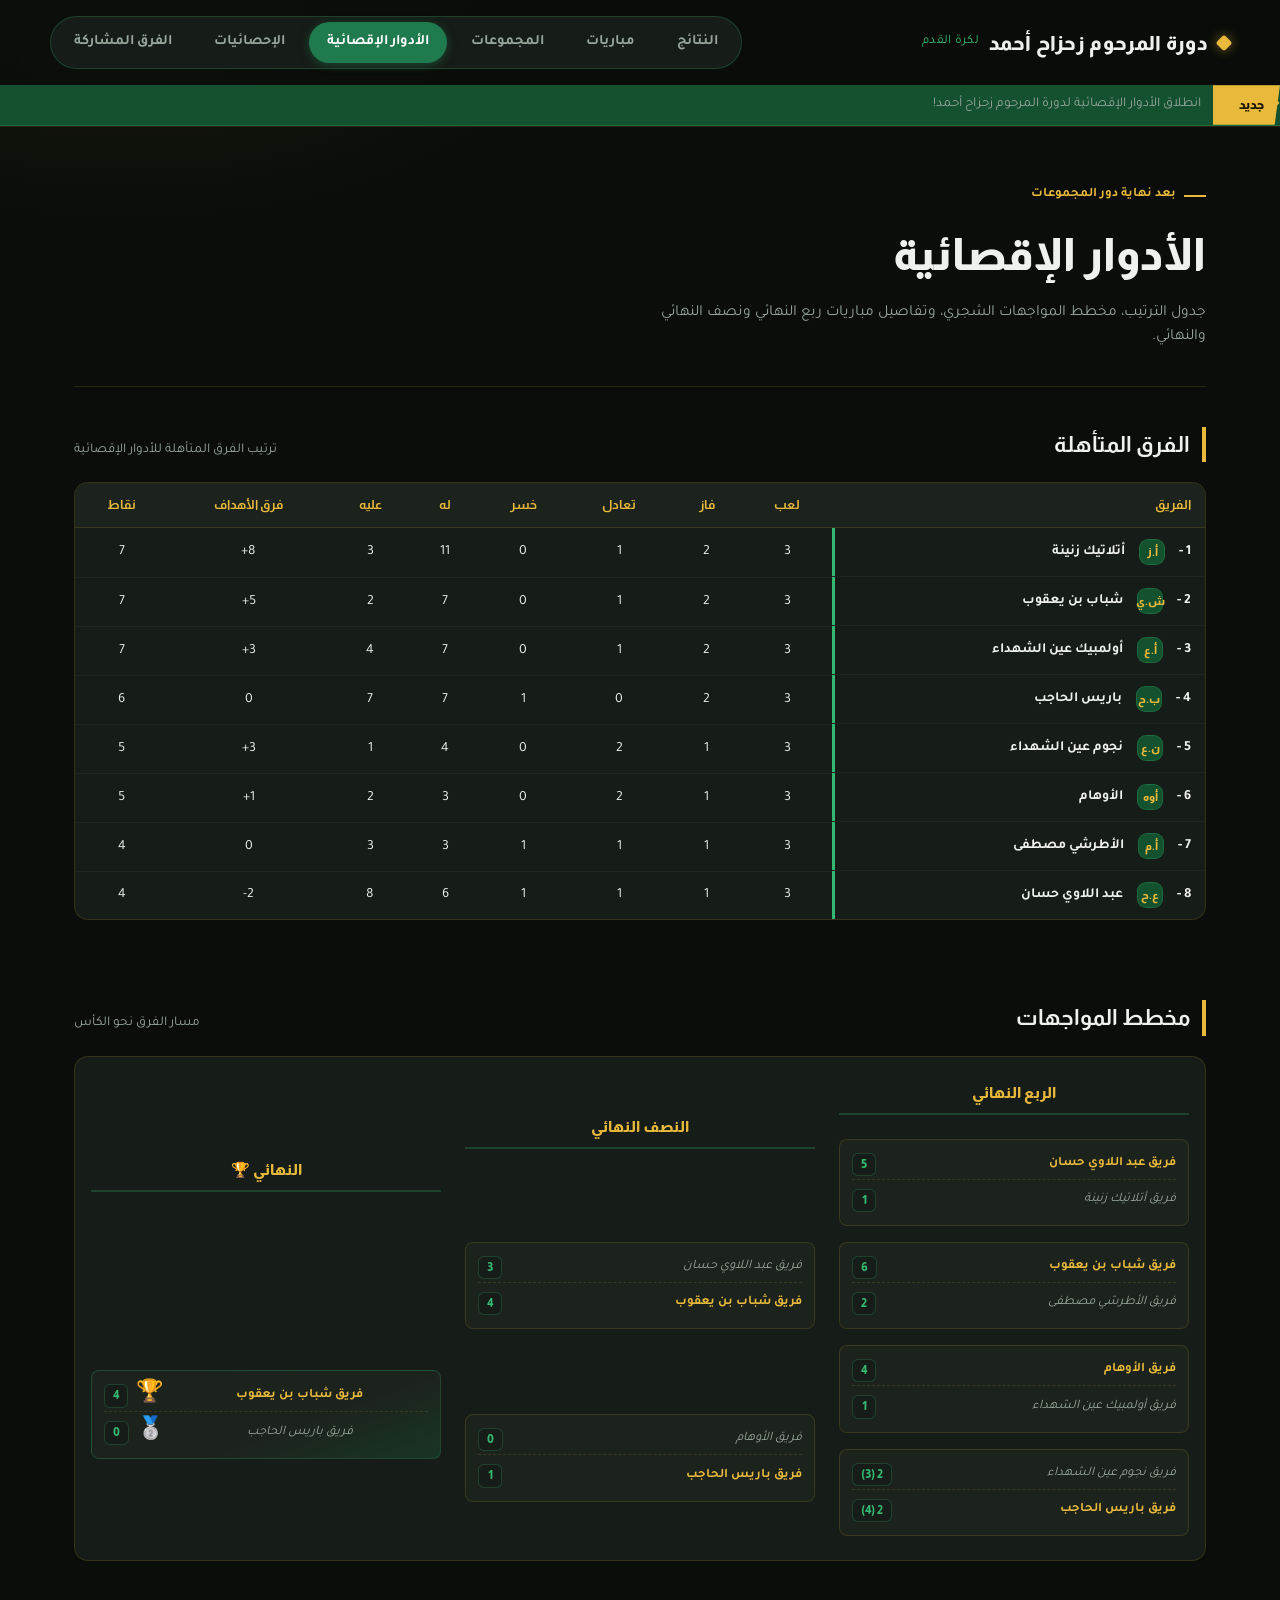
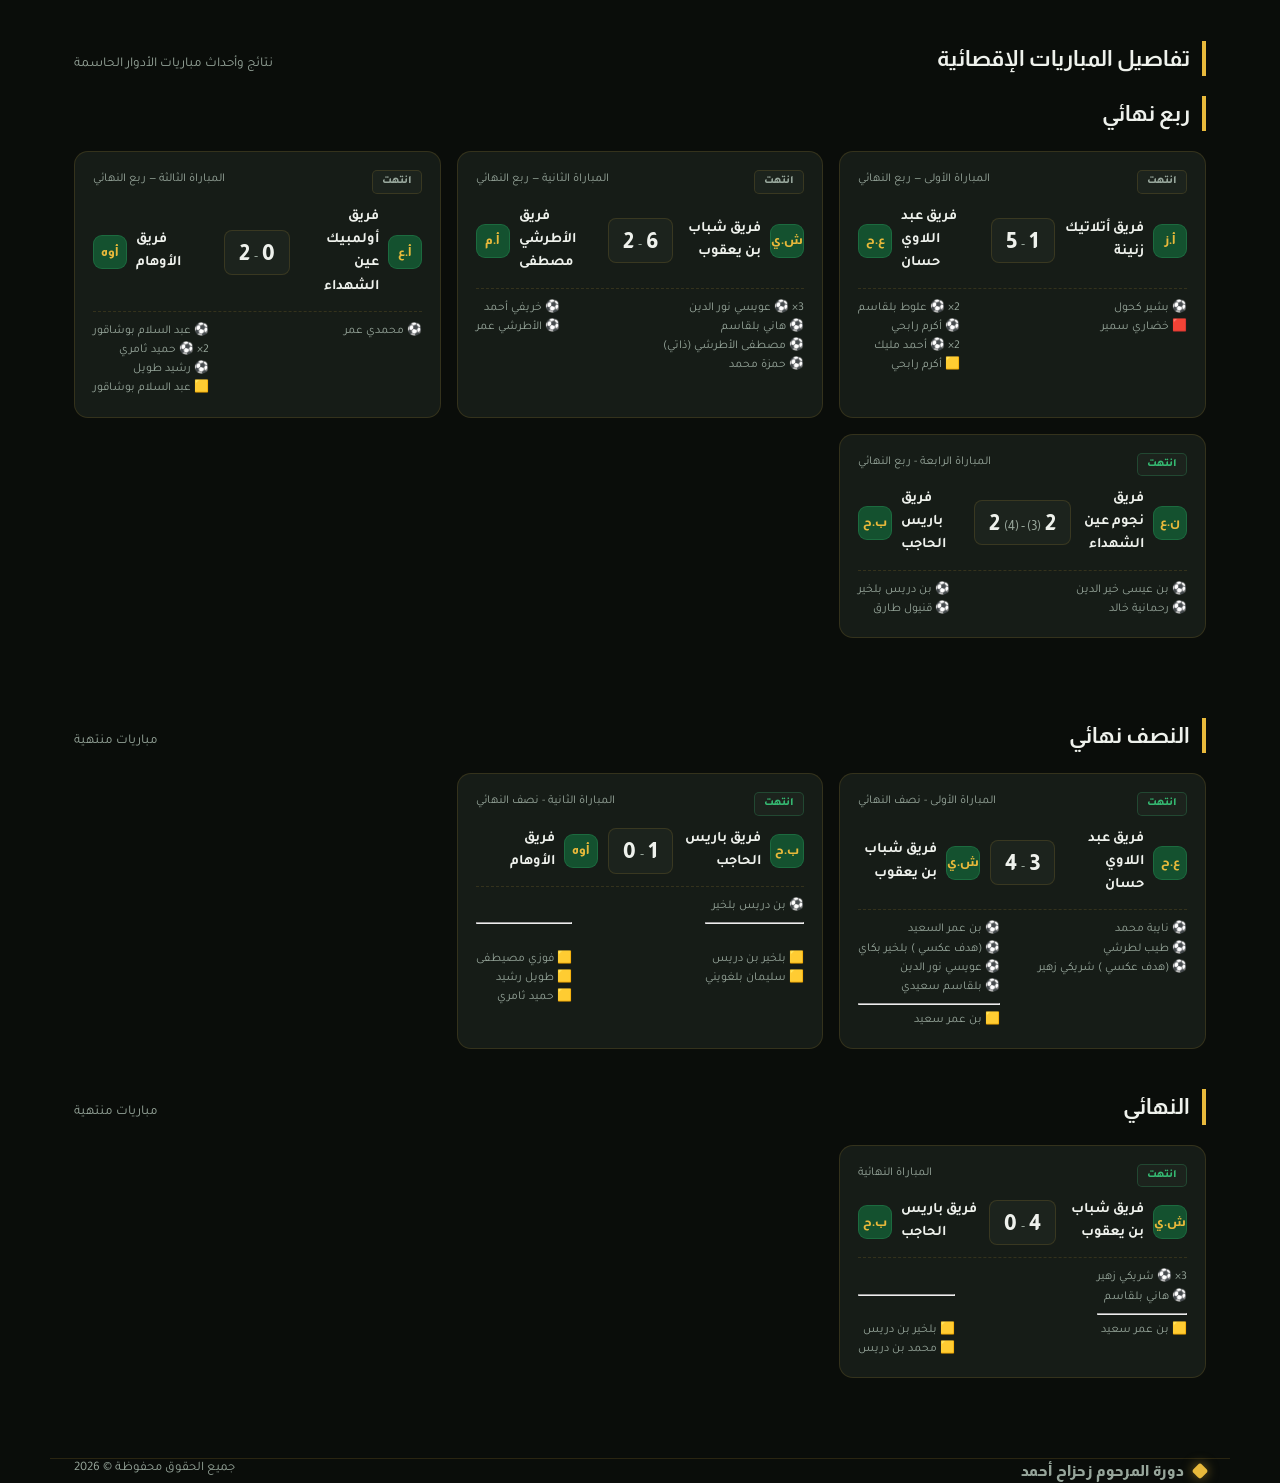
<file: knockout.html>
<!DOCTYPE html>
<html lang="ar" dir="rtl">
<head>
<meta charset="UTF-8">
<meta name="viewport" content="width=device-width, initial-scale=1.0">
<title>الأدوار الإقصائية — دورة المرحوم زحزاح أحمد</title>
<link rel="stylesheet" href="knockout.css">
<link rel="stylesheet" href="responsive.css">
</head>
<body>

<header class="site-header">
  <div class="container header-top">
    <div class="brand">
      <span class="dot"></span> دورة المرحوم زحزاح أحمد <span class="sub">لكرة القدم</span>
    </div>
    <nav class="main-nav">
      <a href="index.html">النتائج</a>
      <a href="today.html">مباريات</a>
      <a href="groups.html">المجموعات</a>
      <a href="knockout.html" class="active">الأدوار الإقصائية</a>
      <a href="stats.html">الإحصائيات</a>
      <a href="teams.html">الفرق المشاركة</a>
    </nav>
  </div>
  <div class="ticker-wrap">
    <div class="ticker-track" id="tickerTrack">
      <span>جديد:</span> انطلاق الأدوار الإقصائية لدورة المرحوم زحزاح أحمد!
    </div>
  </div>
</header>

<main class="container">

  <!-- قسم الـ Hero -->
  <section class="hero">
    <div class="eyebrow">بعد نهاية دور المجموعات</div>
    <h1>الأدوار الإقصائية</h1>
    <p>جدول الترتيب، مخطط المواجهات الشجري، وتفاصيل مباريات ربع النهائي ونصف النهائي والنهائي.</p>
  </section>

  <!-- 1. جدول الفرق المتأهلة -->
<section class="section">
    <div class="section-head">
      <h2>الفرق المتأهلة</h2>
      <span class="meta">ترتيب الفرق المتأهلة للأدوار الإقصائية</span>
    </div>
    <div class="table-wrap">
      <table>
        <thead>
          <tr>
            <th>الفريق</th>
            <th class="center">لعب</th>
            <th class="center">فاز</th>
            <th class="center">تعادل</th>
            <th class="center">خسر</th>
            <th class="center">له</th>
            <th class="center">عليه</th>
            <th class="center">فرق الأهداف</th>
            <th class="center">نقاط</th>
          </tr>
        </thead>
        <tbody>
          <tr class="top">
            <td class="rank-cell">1 - <div class="crest">أ.ز</div> أتلاتيك زنينة</td>
            <td class="center">3</td><td class="center">2</td><td class="center">1</td><td class="center">0</td><td class="center">11</td><td class="center">3</td>
            <td class="center">8+</td><td class="center">7</td>
          </tr>
          <tr class="top">
            <td class="rank-cell">2 - <div class="crest">ش.ي</div> شباب بن يعقوب</td>
            <td class="center">3</td><td class="center">2</td><td class="center">1</td><td class="center">0</td><td class="center">7</td><td class="center">2</td>
            <td class="center">5+</td><td class="center">7</td>
          </tr>
          <tr class="top">
            <td class="rank-cell">3 - <div class="crest">أ.ع</div> أولمبيك عين الشهداء</td>
            <td class="center">3</td><td class="center">2</td><td class="center">1</td><td class="center">0</td><td class="center">7</td><td class="center">4</td>
            <td class="center">3+</td><td class="center">7</td>
          </tr>
          <tr class="top">
            <td class="rank-cell">4 - <div class="crest">ب.ح</div> باريس الحاجب</td>
            <td class="center">3</td><td class="center">2</td><td class="center">0</td><td class="center">1</td><td class="center">7</td><td class="center">7</td>
            <td class="center">0</td><td class="center">6</td>
          </tr>
          <tr class="top">
            <td class="rank-cell">5 - <div class="crest">ن.ع</div> نجوم عين الشهداء</td>
            <td class="center">3</td><td class="center">1</td><td class="center">2</td><td class="center">0</td><td class="center">4</td><td class="center">1</td>
            <td class="center">3+</td><td class="center">5</td>
          </tr>
          <tr class="top">
            <td class="rank-cell">6 - <div class="crest">أوه</div> الأوهام</td>
            <td class="center">3</td><td class="center">1</td><td class="center">2</td><td class="center">0</td><td class="center">3</td><td class="center">2</td>
            <td class="center">1+</td><td class="center">5</td>
          </tr>
          <tr class="top">
            <td class="rank-cell">7 - <div class="crest">أ.م</div> الأطرشي مصطفى</td>
            <td class="center">3</td><td class="center">1</td><td class="center">1</td><td class="center">1</td><td class="center">3</td><td class="center">3</td>
            <td class="center">0</td><td class="center">4</td>
          </tr>
          <tr class="top">
            <td class="rank-cell">8 - <div class="crest">ع.ح</div> عبد اللاوي حسان</td>
            <td class="center">3</td><td class="center">1</td><td class="center">1</td><td class="center">1</td><td class="center">6</td><td class="center">8</td>
            <td class="center">2-</td><td class="center">4</td>
          </tr>
        </tbody>
      </table>
    </div>
  </section>

  <!-- 2. مخطط الأدوار الإقصائية الشجري (2D Bracket Chart) -->
  <section class="section">
    <div class="section-head">
      <h2>مخطط المواجهات </h2>
      <span class="meta">مسار الفرق نحو الكأس</span>
    </div>
    
    <div class="bracket-wrap">
      <div class="bracket-tree">
        
        <!-- ربع النهائي -->
        <div class="bracket-stage">
          <div class="stage-title">الربع النهائي</div>
          
          <div class="bracket-match">
            <div class="bracket-team winner">
              <span class="name">فريق عبد اللاوي حسان</span>
              <span class="pts">5</span>
            </div>
            <div class="bracket-team tbd">
              <span class="name">فريق أتلاتيك زنينة</span>
              <span class="pts">1</span>
            </div>
          </div>

          <div class="bracket-match">
            <div class="bracket-team winner">
              <span class="name">فريق شباب بن يعقوب</span>
              <span class="pts">6</span>
            </div>
            <div class="bracket-team tbd">
              <span class="name">فريق الأطرشي مصطفى</span>
              <span class="pts">2</span>
            </div>
          </div>

          <div class="bracket-match">
            <div class="bracket-team winner">
              <span class="name">فريق الأوهام</span>
              <span class="pts">4</span>
            </div>
            <div class="bracket-team tbd">
              <span class="name">فريق أولمبيك عين الشهداء</span>
              <span class="pts">1</span>
            </div>
          </div>

          <div class="bracket-match">
            <div class="bracket-team tbd">
              <span class="name">فريق نجوم عين الشهداء</span>
              <span class="pts">2 (3)</span>
            </div>
            <div class="bracket-team winner">
              <span class="name">فريق باريس الحاجب</span>
              <span class="pts">2 (4)</span>
            </div>
          </div>
        </div>

        <!-- نصف النهائي -->
        <div class="bracket-stage">
          <div class="stage-title">النصف النهائي</div>
          
          <div class="bracket-match">
            <div class="bracket-team tbd">
              <span class="name">فريق عبد اللاوي حسان</span>
              <span class="pts">3</span>
            </div>
            <div class="bracket-team winner">
              <span class="name">فريق شباب بن يعقوب</span>
              <span class="pts">4</span>
            </div>
          </div>

          <div class="bracket-match">
            <div class="bracket-team tbd">
              <span class="name">فريق الأوهام</span>
              <span class="pts">0</span>
            </div>
            <div class="bracket-team winner">
              <span class="name">فريق باريس الحاجب</span>
              <span class="pts">1</span>
            </div>
          </div>
        </div>

        <!-- النهائي -->
        <div class="bracket-stage">
          <div class="stage-title">النهائي 🏆</div>
          
          <div class="bracket-match final-match">
            <div class="bracket-team winner">
              <span class="name">فريق شباب بن يعقوب</span>
            <div class="trophy-badge">🏆</div>
              <span class="pts">4</span>
            </div>
            <div class="bracket-team tbd">
              <span class="name">فريق باريس الحاجب </span>
               <div class="trophy-badge">🥈</div>
              <span class="pts">0</span>
            </div>
          </div>
        </div>

      </div>
    </div>
  </section>

  <!-- 3. كروت تفاصيل المباريات الإقصائية -->
  <section class="section">
    <div class="section-head">
      <h2>تفاصيل المباريات الإقصائية</h2>
      <span class="meta">نتائج وأحداث مباريات الأدوار الحاسمة</span>
    </div>
    <div class="section-head">
      <h2>ربع نهائي</h2>
    </div>

    <div class="grid">

      <!-- المباراة 1 -->
      <div class="card match-card">
        <div class="match-meta">
          <span class="badge done">انتهت</span>
          <span>المباراة الأولى — ربع النهائي</span>
        </div>
        <div class="match-teams">
          <div class="team"><div class="crest">أ.ز</div>فريق أتلاتيك زنينة</div>
          <div class="score">1 <span class="vs">-</span> 5</div>
          <div class="team right"><div class="crest">ع.ح</div>فريق عبد اللاوي حسان</div>
        </div>
        <div class="match-foot">
          <span>⚽ بشير كحول<br>🟥 خضاري سمير</span>
          <span>2× ⚽ علوط بلقاسم<br>⚽ أكرم رابحي<br>2× ⚽ أحمد مليك<br>🟨 أكرم رابحي</span>
        </div>
      </div>

      <!-- المباراة 2 -->
      <div class="card match-card">
        <div class="match-meta">
          <span class="badge done">انتهت</span>
          <span>المباراة الثانية — ربع النهائي</span>
        </div>
        <div class="match-teams">
          <div class="team"><div class="crest">ش.ي</div>فريق شباب بن يعقوب</div>
          <div class="score">6 <span class="vs">-</span> 2</div>
          <div class="team right"><div class="crest">أ.م</div>فريق الأطرشي مصطفى</div>
        </div>
        <div class="match-foot">
          <span>3× ⚽ عويسي نور الدين<br>⚽ هاني بلقاسم<br>⚽ مصطفى الأطرشي (ذاتي)<br>⚽ حمزة محمد</span>
          <span>⚽ خريفي أحمد<br>⚽ الأطرشي عمر</span>
        </div>
      </div>

      <!-- المباراة 3 -->
      <div class="card match-card">
        <div class="match-meta">
          <span class="badge done">انتهت</span>
          <span>المباراة الثالثة — ربع النهائي</span>
        </div>
        <div class="match-teams">
          <div class="team"><div class="crest">أ.ع</div>فريق أولمبيك عين الشهداء</div>
          <div class="score">0 <span class="vs">-</span> 2</div>
          <div class="team right"><div class="crest">أوه</div>فريق الأوهام</div>
        </div>
        <div class="match-foot">
          <span>⚽ محمدي عمر</span>
          <span>⚽ عبد السلام بوشاقور<br>2× ⚽ حميد ثامري<br>⚽ رشيد طويل<br>🟨 عبد السلام بوشاقور</span>
        </div>
      </div>
    <div class="card match-card">
        <div class="match-meta">
          <span class="badge soon">انتهت</span>
          <span>المباراة الرابعة - ربع النهائي</span>
        </div>

 <div class="match-teams">
          <div class="team"><div class="crest">ن.ع</div> فريق نجوم عين الشهداء </div>
          <div class="score">
            2 
            <span class="vs"> (3) -  (4)</span>
          2 
          </div> 
          
          
          <div class="team right"><div class="crest">ب.ح</div> فريق باريس الحاجب </div>
        </div>
        <div class="match-foot">
          <span>⚽   بن عيسى خير الدين       <br>
            ⚽ رحمانية خالد
          </span>
          <span> ⚽ بن دريس بلخير
          <br>    ⚽  قنيول طارق 
          </span>
        </div>
        </div>
      
    
    </div>
  </section>

    <section class="section">
    <div class="section-head">
      <h2>النصف نهائي</h2>
      <span class="meta">مباريات منتهية</span>
    </div>
    <div class="grid">
<div class="card match-card">
        <div class="match-meta">
          <span class="badge soon">انتهت</span>
          <span>المباراة الأولى - نصف النهائي</span>
        </div>
        <div class="match-teams">
          <div class="team"><div class="crest">ع.ح</div> فريق عبد اللاوي حسان </div>
          <div class="score">
            3
            <span class="vs">-</span>
            4
          </div>
          <div class="team "><div class="crest">ش.ي</div> فريق شباب بن يعقوب </div>
        </div>
        <div class="match-foot">
        <span> ⚽ نايبة محمد
        <br> ⚽ طيب لطرشي 
        <br> ⚽ (هدف عكسي ) شريكي زهير 
        </span>
        <span>⚽ بن عمر السعيد 
          <br>⚽ (هدف عكسي ) بلخير بكاي  
          <br>⚽ عويسي نور الدين
          <br>⚽ بلقاسم سعيدي
         <br> <hr> 🟨 بن عمر سعيد
          
        </span>
      </div>

           </div>
     <div class="card match-card">
        <div class="match-meta">
          <span class="badge soon">انتهت</span>
          <span> المباراة الثانية - نصف النهائي</span>
        </div>
        <div class="match-teams">
          <div class="team"><div class="crest">ب.ح</div> فريق باريس الحاجب </div>
          <div class="score">
            1
            <span class="vs">-</span>
            0
          </div>
          <div class="team "><div class="crest">أوه</div> فريق الأوهام  </div>
        </div>
        <div class="match-foot">
        <span> ⚽ بن دريس بلخير
       <br><hr>
          <br> 🟨 بلخير بن دريس  
          <br> 🟨 سليمان بلغويني
        </span>
        <span>
          <br><hr>
          <br> 🟨 فوزي مصيطفى 
          <br> 🟨 طويل رشيد
          <br> 🟨 حميد ثامري
        </span>
      </div>

           </div>

    </div>
      <section class="section">
    <div class="section-head">
      <h2> النهائي</h2>
      <span class="meta">مباريات منتهية</span>
    </div>
    <div class="grid">
 
        
      
      

      <div class="card match-card">
        <div class="match-meta">
          <span class="badge soon">انتهت</span>
          <span>المباراة النهائية</span>
        </div>
        <div class="match-teams">
          <div class="team"><div class="crest">ش.ي</div> فريق شباب بن يعقوب </div>
          <div class="score">
           4
            <span class="vs">-</span>
          0
          </div>
          <div class="team right"><div class="crest">ب.ح</div> فريق باريس الحاجب </div>
        </div>
        <div class="match-foot">
        <span>3×    ⚽  شريكي زهير
          <br>    ⚽ هاني بلقاسم  
                <br> <hr> 🟨 بن عمر سعيد
          
        </span>
        <span>
          <br><hr> 
        <br> 🟨 بلخير بن دريس 
     <br> 🟨 محمد بن دريس  
        </span>
      </div>
        </div> 
      
    </div>
  </section>


</main>

<footer class="container">
  <div class="brand"><span class="dot"></span> دورة المرحوم زحزاح أحمد</div>
  <div>جميع الحقوق محفوظة © 2026</div>
</footer>

</body>
</html>
</file>
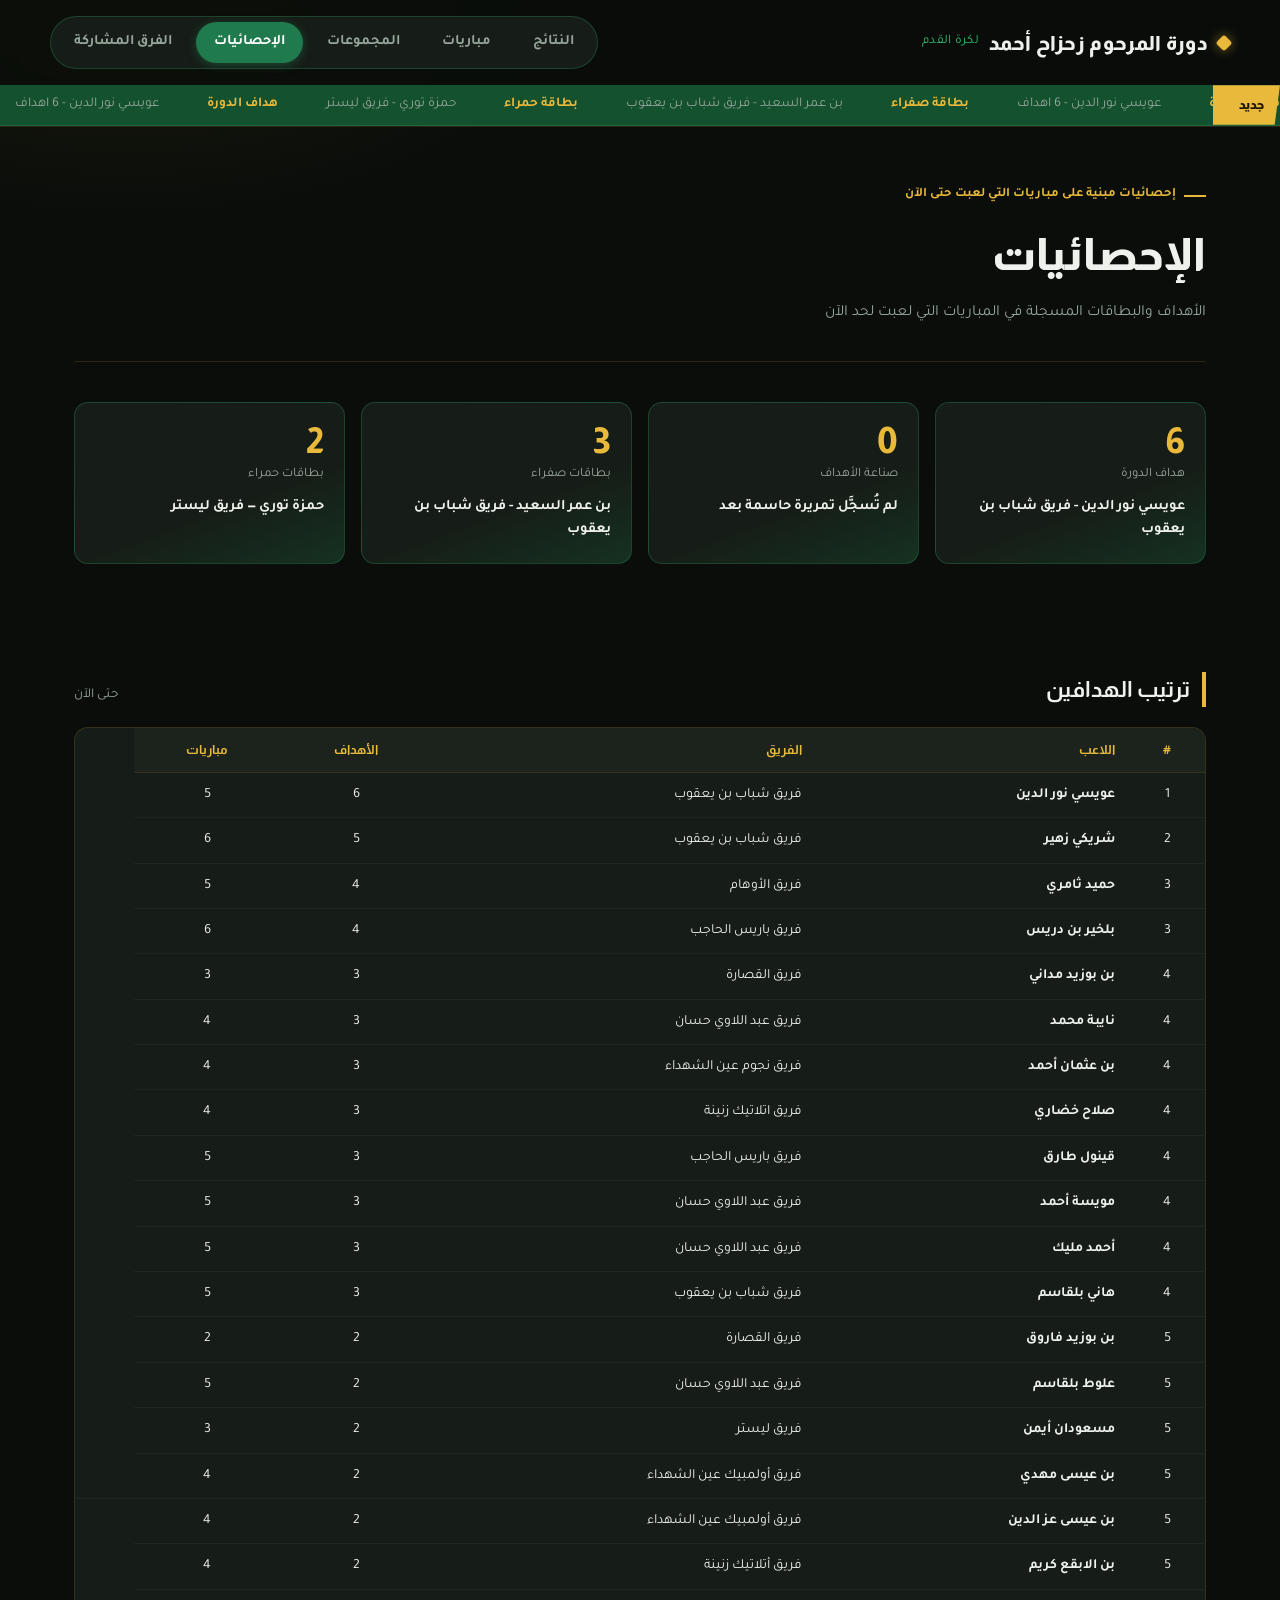
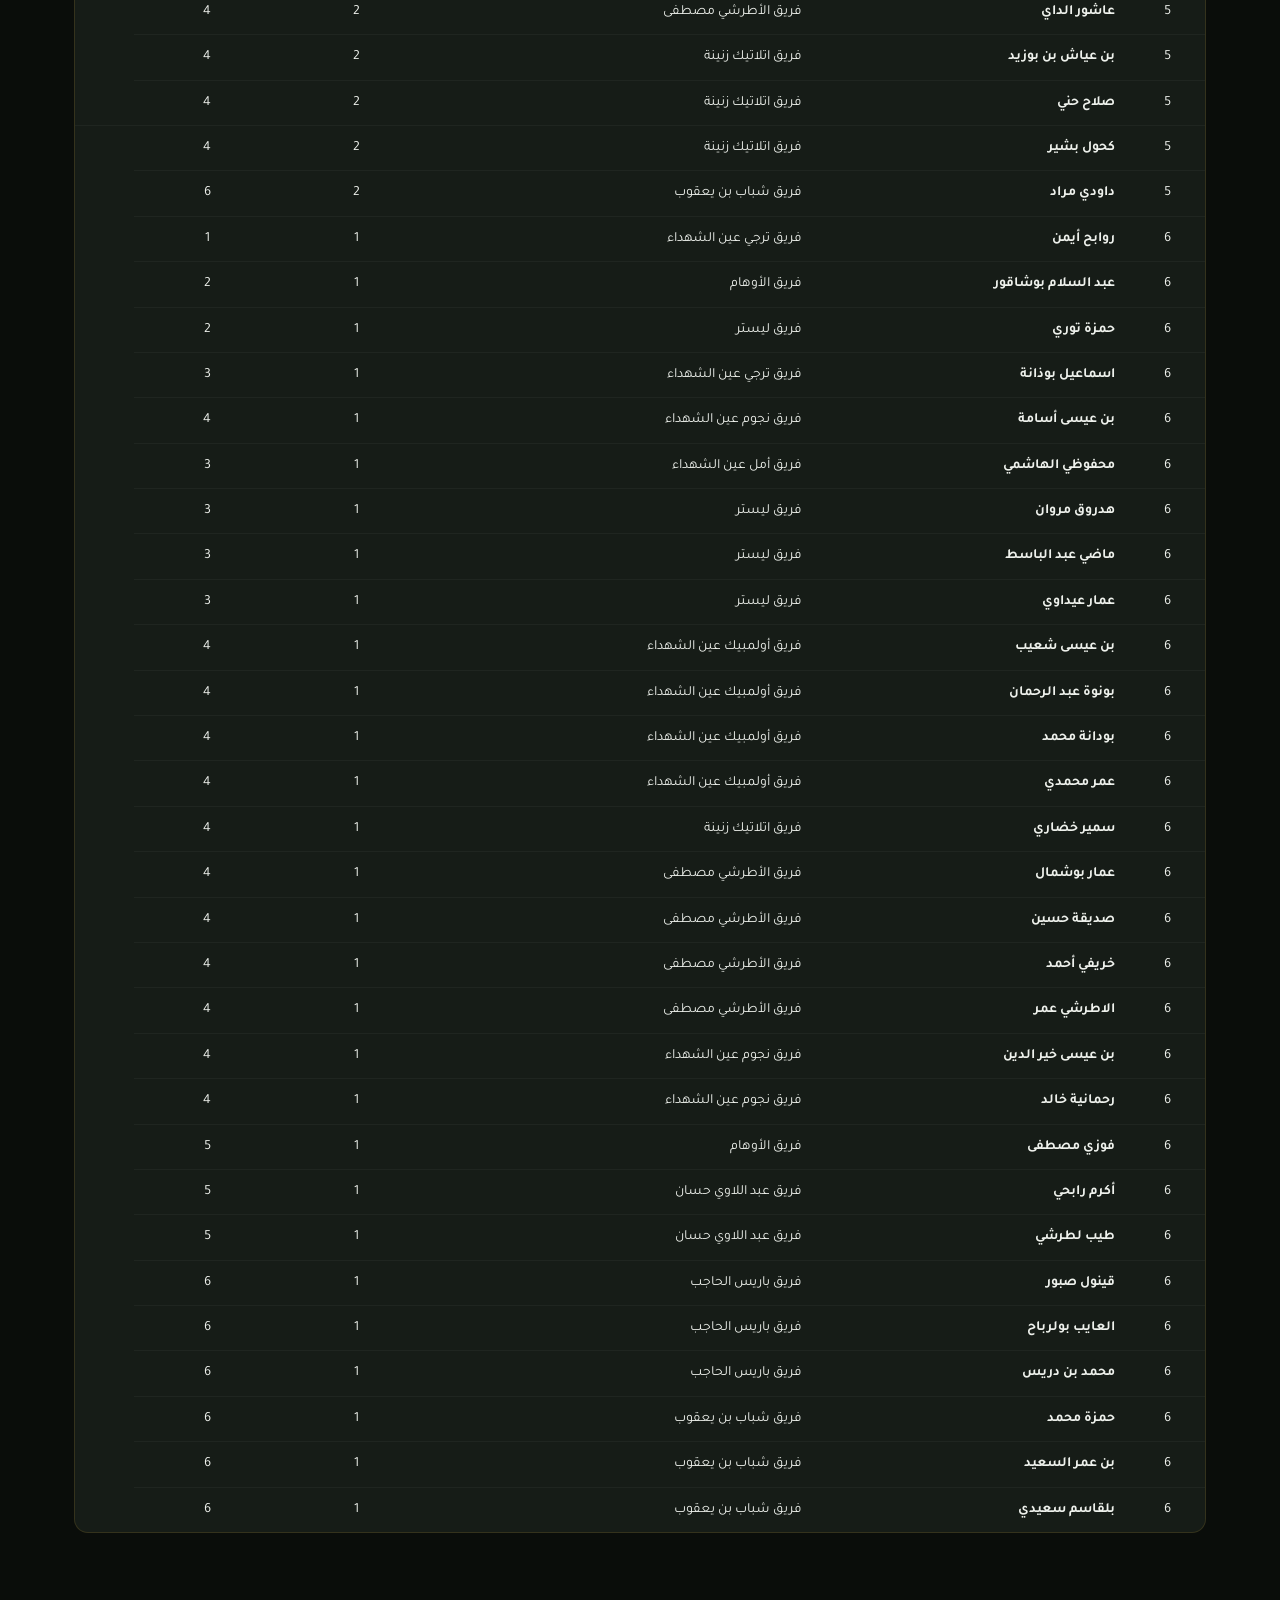
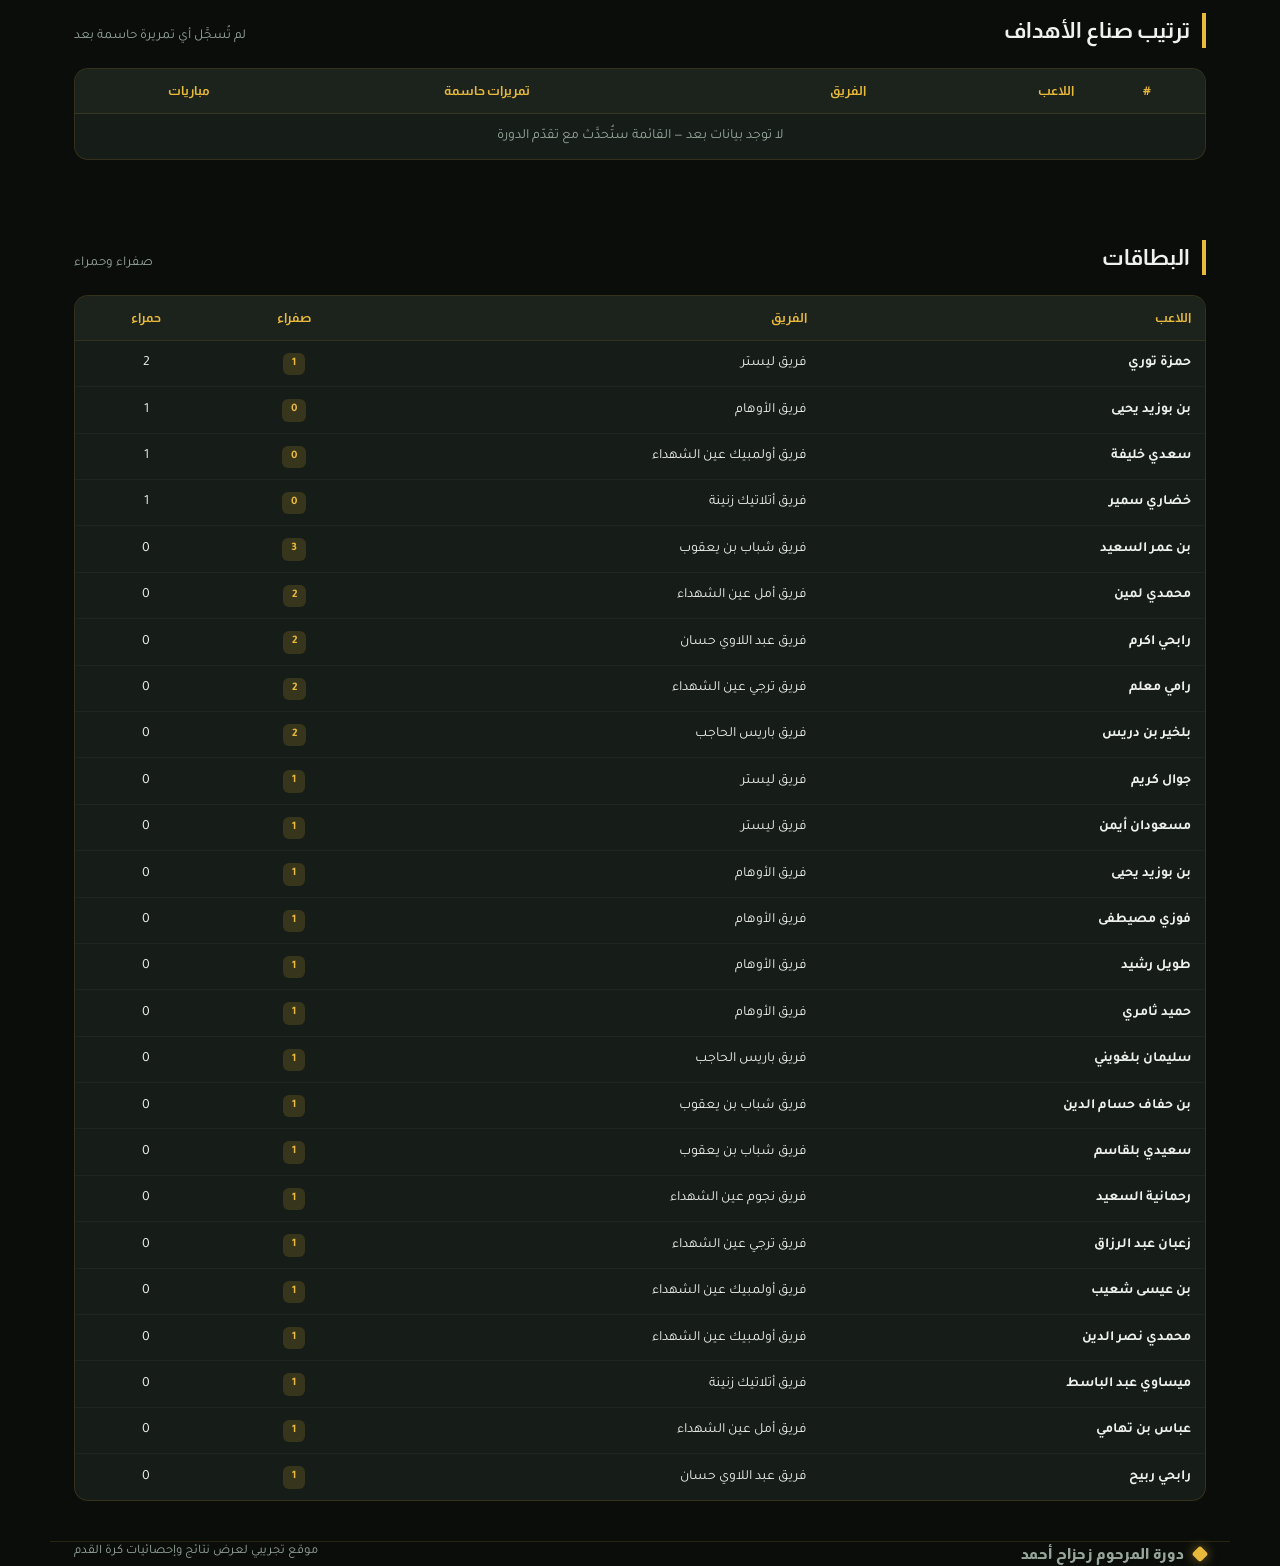
<file: stats.html>
<!DOCTYPE html>
<html lang="ar" dir="rtl">
<head>
<meta charset="UTF-8">
<meta name="viewport" content="width=device-width, initial-scale=1.0">
<title>الإحصائيات — دورة المرحوم زحزاح أحمد</title>
<link rel="stylesheet" href="stats.css">
  <link rel="stylesheet" href="responsive.css">

</head>
<body>

<header class="site-header">
  <div class="container header-top">
    <div class="brand">
      <span class="dot"></span> دورة المرحوم زحزاح أحمد <span class="sub">لكرة القدم</span>
    </div>
    <nav class="main-nav">
      <a href="index.html">النتائج</a>
      <a href="today.html">مباريات</a>
      <a href="groups.html">المجموعات</a>
      <a href="stats.html" class="active">الإحصائيات</a>
      <a href="teams.html" >الفرق المشاركة</a>
    </nav>
  </div>
  <div class="ticker-wrap">
    <div class="ticker-track">
      <span>هداف الدورة</span> عويسي نور الدين - 6 اهداف
      <span>بطاقة صفراء</span> بن عمر السعيد - فريق شباب بن يعقوب
       <span>بطاقة حمراء</span> حمزة توري - فريق ليستر
      <span>هداف الدورة</span> عويسي نور الدين - 6 اهداف
      <span>بطاقة صفراء</span> بن عمر السعيد - فريق شباب بن يعقوب
      <span>بطاقة حمراء</span> حمزة توري - فريق ليستر
    
    </div>
  </div>
</header>

<main class="container">

  <section class="hero">
    <div class="eyebrow">إحصائيات مبنية على مباريات التي لعبت حتى الآن</div>
    <h1>الإحصائيات</h1>
    <p>الأهداف والبطاقات المسجلة في المباريات التي لعبت لحد الآن</p>
  </section>

  <section class="section">
    <div class="stat-highlights">
      <div class="stat-card">
        <div class="stat-num">6</div>
        <div class="stat-label">هداف الدورة</div>
        <div class="stat-who">عويسي نور الدين - فريق شباب بن يعقوب</div>
      </div>
      <div class="stat-card">
        <div class="stat-num">0</div>
        <div class="stat-label">صناعة الأهداف</div>
        <div class="stat-who">لم تُسجَّل تمريرة حاسمة بعد</div>
      </div>
      <div class="stat-card">
        <div class="stat-num">3</div>
        <div class="stat-label">بطاقات صفراء</div>
        <div class="stat-who">بن عمر السعيد - فريق شباب بن يعقوب</div>
      </div>
      <div class="stat-card">
        <div class="stat-num">2</div>
        <div class="stat-label">بطاقات حمراء</div>
        <div class="stat-who"> حمزة توري — فريق ليستر</div>
      </div>
    </div>
  </section>

  <section class="section">
    <div class="section-head">
      <h2>ترتيب الهدافين</h2>
      <span class="meta">حتى الآن</span>
    </div>
    <div class="table-wrap">
      <table>
        <thead>
          <tr>
            <th class="center">#</th>
            <th>اللاعب</th>
            <th>الفريق</th>
            <th class="center">الأهداف</th>
            <th class="center">مباريات</th>
          </tr>
        </thead>
        <tbody>
          <tr><td class="center">1</td><td><b>عويسي نور الدين</b></td><td>فريق شباب بن يعقوب</td><td class="center">6</td><td class="center">5</td></tr>
          <tr><td class="center">2</td><td><b>شريكي زهير</b></td><td>فريق شباب بن يعقوب</td><td class="center">5</td><td class="center">6</td></tr>
          <tr><td class="center">3</td><td><b>حميد ثامري</b></td><td>فريق الأوهام</td><td class="center">4</td><td class="center">5</td></tr>
          <tr><td class="center">3</td><td><b>بلخير بن دريس</b></td><td>فريق باريس الحاجب</td><td class="center">4</td><td class="center">6</td></tr>
          <tr><td class="center">4</td><td><b>بن بوزيد مداني</b></td><td>فريق القصارة</td><td class="center">3</td><td class="center">3</td></tr>
          <tr><td class="center">4</td><td><b>نايبة محمد</b></td><td>فريق عبد اللاوي حسان </td><td class="center">3</td><td class="center">4</td></tr>
          <tr><td class="center">4</td><td><b>بن عثمان أحمد</b></td><td>فريق نجوم عين الشهداء</td><td class="center">3</td><td class="center">4</td></tr>
          <tr><td class="center">4</td><td><b>صلاح خضاري</b></td><td>فريق اتلاتيك زنينة</td><td class="center">3</td><td class="center">4</td></tr>
          <tr><td class="center">4</td><td><b>قينول طارق</b></td><td>فريق باريس الحاجب</td><td class="center">3</td><td class="center">5</td></tr>
          <tr><td class="center">4</td><td><b>مويسة أحمد</b></td><td>فريق عبد اللاوي حسان</td><td class="center">3</td><td class="center">5</td></tr>
          <tr><td class="center">4</td><td><b>أحمد مليك </b></td><td>فريق عبد اللاوي حسان</td><td class="center">3</td><td class="center">5</td></tr>
          <tr><td class="center">4</td><td><b>هاني بلقاسم</b></td><td>فريق شباب بن يعقوب</td><td class="center">3</td><td class="center">5</td></tr>
          <tr><td class="center">5</td><td><b>بن بوزيد فاروق</b></td><td>فريق القصارة</td><td class="center">2</td><td class="center">2</td></tr>
          <tr><td class="center">5</td><td><b>علوط بلقاسم </b></td><td>فريق عبد اللاوي حسان</td><td class="center">2</td><td class="center">5</td></tr>
          <tr><td class="center">5</td><td><b>مسعودان أيمن</b></td><td>فريق ليستر</td><td class="center">2</td><td class="center">3</td></tr>
          <tr><td class="center">5</td><td><b>بن عيسى مهدي</b></td><td>فريق أولمبيك عين الشهداء</td><td class="center">2</td><td class="center">4<td></tr>
          <tr><td class="center">5</td><td><b>بن عيسى عز الدين</b></td><td>فريق أولمبيك عين الشهداء</td><td class="center">2</td><td class="center">4</td></tr>
          <tr><td class="center">5</td><td><b>بن الابقع كريم</b></td><td>فريق أتلاتيك زنينة  </td><td class="center">2</td><td class="center">4</td></tr>
          <tr><td class="center">5</td><td><b>عاشور الداي</b></td><td>فريق الأطرشي مصطفى </td><td class="center">2</td><td class="center">4</td></tr>
          <tr><td class="center">5</td><td><b>بن عياش بن بوزيد</b></td><td>فريق اتلاتيك زنينة</td><td class="center">2</td><td class="center">4</td></tr>
          <tr><td class="center">5</td><td><b>صلاح حني</b></td><td>فريق اتلاتيك زنينة</td><td class="center">2</td><td class="center">4<td></tr>
          <tr><td class="center">5</td><td><b>كحول بشير</b></td><td>فريق اتلاتيك زنينة</td><td class="center">2</td><td class="center">4</td></tr>
          <tr><td class="center">5</td><td><b>داودي مراد</b></td><td>فريق شباب بن يعقوب</td><td class="center">2</td><td class="center">6</td></tr>
          <tr><td class="center">6</td><td><b>روابح أيمن</b></td><td>فريق ترجي عين الشهداء </td><td class="center">1</td><td class="center">1</td></tr>
          <tr><td class="center">6</td><td><b>عبد السلام بوشاقور</b></td><td>فريق الأوهام</td><td class="center">1</td><td class="center">2</td></tr>
          <tr><td class="center">6</td><td><b>حمزة توري</b></td><td>فريق ليستر</td><td class="center">1</td><td class="center">2</td></tr>
          <tr><td class="center">6</td><td><b>اسماعيل بوذانة</b></td><td>فريق ترجي عين الشهداء </td><td class="center">1</td><td class="center">3</td></tr>
          <tr><td class="center">6</td><td><b>بن عيسى أسامة</b></td><td>فريق نجوم عين الشهداء</td><td class="center">1</td><td class="center">4</td></tr>
          <tr><td class="center">6</td><td><b>محفوظي الهاشمي</b></td><td>فريق أمل عين الشهداء</td><td class="center">1</td><td class="center">3</td></tr>
          <tr><td class="center">6</td><td><b>هدروق مروان</b></td><td>فريق ليستر</td><td class="center">1</td><td class="center">3</td></tr>
          <tr><td class="center">6</td><td><b>ماضي عبد الباسط</b></td><td>فريق ليستر</td><td class="center">1</td><td class="center">3</td></tr>
          <tr><td class="center">6</td><td><b>عمار عيداوي</b></td><td>فريق ليستر</td><td class="center">1</td><td class="center">3</td></tr>
          <tr><td class="center">6</td><td><b>بن عيسى شعيب</b></td><td>فريق أولمبيك عين الشهداء </td><td class="center">1</td><td class="center">4</td></tr>
          <tr><td class="center">6</td><td><b>بونوة عبد الرحمان</b></td><td>فريق أولمبيك عين الشهداء </td><td class="center">1</td><td class="center">4</td></tr>
          <tr><td class="center">6</td><td><b>بودانة محمد</b></td><td>فريق أولمبيك عين الشهداء </td><td class="center">1</td><td class="center">4</td></tr>
          <tr><td class="center">6</td><td><b>عمر محمدي</b></td><td>فريق أولمبيك عين الشهداء </td><td class="center">1</td><td class="center">4</td></tr>
          <tr><td class="center">6</td><td><b>سمير خضاري</b></td><td>فريق اتلاتيك زنينة</td><td class="center">1</td><td class="center">4</td></tr>
          <tr><td class="center">6</td><td><b>عمار بوشمال</b></td><td>فريق الأطرشي مصطفى </td><td class="center">1</td><td class="center">4</td></tr>
          <tr><td class="center">6</td><td><b>صديقة حسين</b></td><td> فريق الأطرشي مصطفى</td><td class="center">1</td><td class="center">4</td></tr>
           <tr><td class="center">6</td><td><b>خريفي أحمد</b></td><td>فريق الأطرشي مصطفى </td><td class="center">1</td><td class="center">4</td></tr>
          <tr><td class="center">6</td><td><b>الاطرشي عمر</b></td><td> فريق الأطرشي مصطفى</td><td class="center">1</td><td class="center">4</td></tr>
          <tr><td class="center">6</td><td><b> بن عيسى خير الدين</b></td><td>فريق نجوم عين الشهداء</td><td class="center">1</td><td class="center">4</td></tr>
          <tr><td class="center">6</td><td><b>رحمانية خالد</b></td><td>فريق نجوم عين الشهداء</td><td class="center">1</td><td class="center">4</td></tr>
          <tr><td class="center">6</td><td><b>فوزي مصطفى</b></td><td>فريق الأوهام</td><td class="center">1</td><td class="center">5</td></tr>
          <tr><td class="center">6</td><td><b>أكرم رابحي</b></td><td>فريق عبد اللاوي حسان</td><td class="center">1</td><td class="center">5</td></tr>
          <tr><td class="center">6</td><td><b>طيب لطرشي</b></td><td>فريق عبد اللاوي حسان</td><td class="center">1</td><td class="center">5</td></tr>
          <tr><td class="center">6</td><td><b>قينول صبور</b></td><td>فريق باريس الحاجب</td><td class="center">1</td><td class="center">6</td></tr>
           <tr><td class="center">6</td><td><b>العايب بولرباح</b></td><td>فريق باريس الحاجب</td><td class="center">1</td><td class="center">6</td></tr>
          <tr><td class="center">6</td><td><b>محمد بن دريس</b></td><td>فريق باريس الحاجب</td><td class="center">1</td><td class="center">6</td></tr>
          <tr><td class="center">6</td><td><b> حمزة محمد</b></td><td>فريق شباب بن يعقوب</td><td class="center">1</td><td class="center">6</td></tr>
          <tr><td class="center">6</td><td><b> بن عمر السعيد </b></td><td>فريق شباب بن يعقوب</td><td class="center">1</td><td class="center">6</td></tr>
          <tr><td class="center">6</td><td><b> بلقاسم سعيدي </b></td><td>فريق شباب بن يعقوب</td><td class="center">1</td><td class="center">6</td></tr>
          
        </tbody>
      </table>
    </div>
  </section>
  <section class="section">
    <div class="section-head">
      <h2>ترتيب صناع الأهداف</h2>
      <span class="meta">لم تُسجَّل أي تمريرة حاسمة بعد</span>
    </div>
    <div class="table-wrap">
      <table>
        <thead>
          <tr>
            <th class="center">#</th>
            <th>اللاعب</th>
            <th>الفريق</th>
            <th class="center">تمريرات حاسمة</th>
            <th class="center">مباريات</th>
          </tr>
        </thead>
        <tbody>
          <tr><td colspan="5" style="text-align:center; color:var(--text-dim);">لا توجد بيانات بعد — القائمة ستُحدَّث مع تقدّم الدورة</td></tr>
        </tbody>
      </table>
    </div>
  </section>

  <section class="section">
    <div class="section-head">
      <h2>البطاقات</h2>
      <span class="meta">صفراء وحمراء</span>
    </div>
    <div class="table-wrap">
      <table>
        <thead>
          <tr>
            <th>اللاعب</th>
            <th>الفريق</th>
            <th class="center">صفراء</th>
            <th class="center">حمراء</th>
          </tr>
        </thead>
        <tbody>
          <tr><td><b>حمزة توري</b></td><td>فريق ليستر</td><td class="center"><span class="pill y">1</span></td><td class="center">2</td></tr>
          <tr><td><b>بن بوزيد يحيى</b></td><td>فريق الأوهام</td><td class="center"><span class="pill y">0</span></td><td class="center">1</td></tr>
          <tr><td><b>سعدي خليفة</b></td><td>فريق أولمبيك عين الشهداء</td><td class="center"><span class="pill y">0</span></td><td class="center">1</td></tr>
          <tr><td><b>خضاري سمير </b></td><td>فريق أتلاتيك زنينة</td><td class="center"><span class="pill y">0</span></td><td class="center">1</td></tr>
          <tr><td><b>بن عمر السعيد</b></td><td>فريق شباب بن يعقوب</td><td class="center"><span class="pill y">3</span></td><td class="center">0</td></tr>
          <tr><td><b>محمدي لمين</b></td><td>فريق أمل عين الشهداء</td><td class="center"><span class="pill y">2</span></td><td class="center">0</td></tr>
          <tr><td><b>رابحي اكرم</b></td><td>فريق عبد اللاوي حسان</td><td class="center"><span class="pill y">2</span></td><td class="center">0</td></tr>
          <tr><td><b>رامي معلم</b></td><td>فريق ترجي عين الشهداء</td><td class="center"><span class="pill y">2</span></td><td class="center">0</td></tr>
          <tr><td><b>بلخير بن دريس</b></td><td>فريق باريس الحاجب</td><td class="center"><span class="pill y">2</span></td><td class="center">0</td></tr>
          <tr><td><b>جوال كريم</b></td><td>فريق ليستر</td><td class="center"><span class="pill y">1</span></td><td class="center">0</td></tr>
          <tr><td><b>مسعودان أيمن</b></td><td>فريق ليستر</td><td class="center"><span class="pill y">1</span></td><td class="center">0</td></tr>
          <tr><td><b>بن بوزيد يحيى</b></td><td>فريق الأوهام</td><td class="center"><span class="pill y">1</span></td><td class="center">0</td></tr>
          <tr><td><b>فوزي مصيطفى</b></td><td>فريق الأوهام</td><td class="center"><span class="pill y">1</span></td><td class="center">0</td></tr>
          <tr><td><b>طويل رشيد</b></td><td>فريق الأوهام</td><td class="center"><span class="pill y">1</span></td><td class="center">0</td></tr>
          <tr><td><b> حميد ثامري</b></td><td>فريق الأوهام</td><td class="center"><span class="pill y">1</span></td><td class="center">0</td></tr>
          <tr><td><b> سليمان بلغويني</b></td><td>فريق باريس الحاجب</td><td class="center"><span class="pill y">1</span></td><td class="center">0</td></tr>
          <tr><td><b>بن حفاف حسام الدين</b></td><td>فريق شباب بن يعقوب</td><td class="center"><span class="pill y">1</span></td><td class="center">0</td></tr>
          <tr><td><b>سعيدي بلقاسم</b></td><td>فريق شباب بن يعقوب</td><td class="center"><span class="pill y">1</span></td><td class="center">0</td></tr>
          <tr><td><b>رحمانية السعيد</b></td><td>فريق نجوم عين الشهداء</td><td class="center"><span class="pill y">1</span></td><td class="center">0</td></tr>
          <tr><td><b>زعبان عبد الرزاق</b></td><td>فريق ترجي عين الشهداء</td><td class="center"><span class="pill y">1</span></td><td class="center">0</td></tr>
          <tr><td><b>بن عيسى شعيب</b></td><td>فريق أولمبيك عين الشهداء</td><td class="center"><span class="pill y">1</span></td><td class="center">0</td></tr>
          <tr><td><b>محمدي نصر الدين</b></td><td>فريق أولمبيك عين الشهداء</td><td class="center"><span class="pill y">1</span></td><td class="center">0</td></tr>
           <tr><td><b>ميساوي عبد الباسط </b></td><td>فريق أتلاتيك زنينة</td><td class="center"><span class="pill y">1</span></td><td class="center">0</td></tr>
           <tr><td><b>عباس بن تهامي</b></td><td>فريق أمل عين الشهداء</td><td class="center"><span class="pill y">1</span></td><td class="center">0</td></tr>
            <tr><td><b>رابحي ربيح</b></td><td>فريق عبد اللاوي حسان</td><td class="center"><span class="pill y">1</span></td><td class="center">0</td></tr>
          
        </tbody>
      </table>
    </div>
  </section>

</main>

<footer class="container">
  <div class="brand"><span class="dot"></span> دورة المرحوم زحزاح أحمد</div>
  <div>موقع تجريبي لعرض نتائج وإحصائيات كرة القدم</div>
</footer>

</body>
</html>
</file>
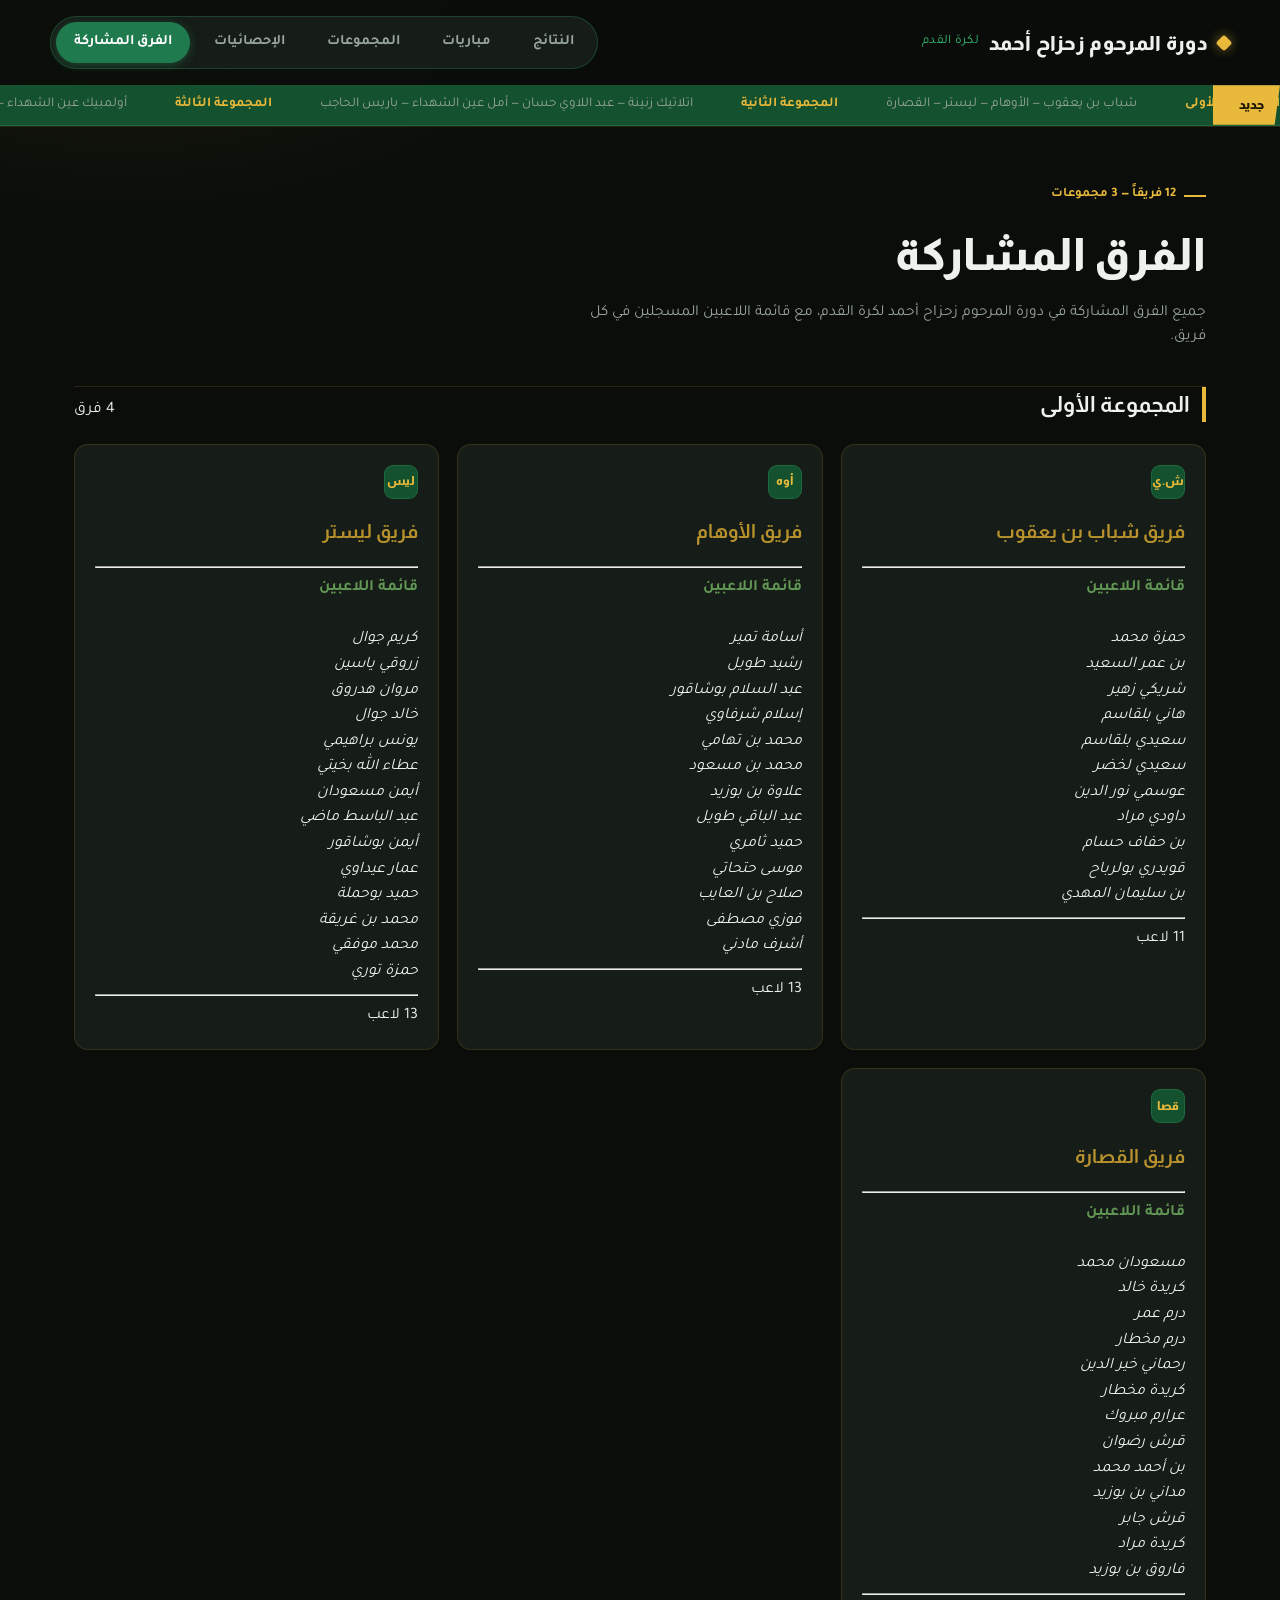
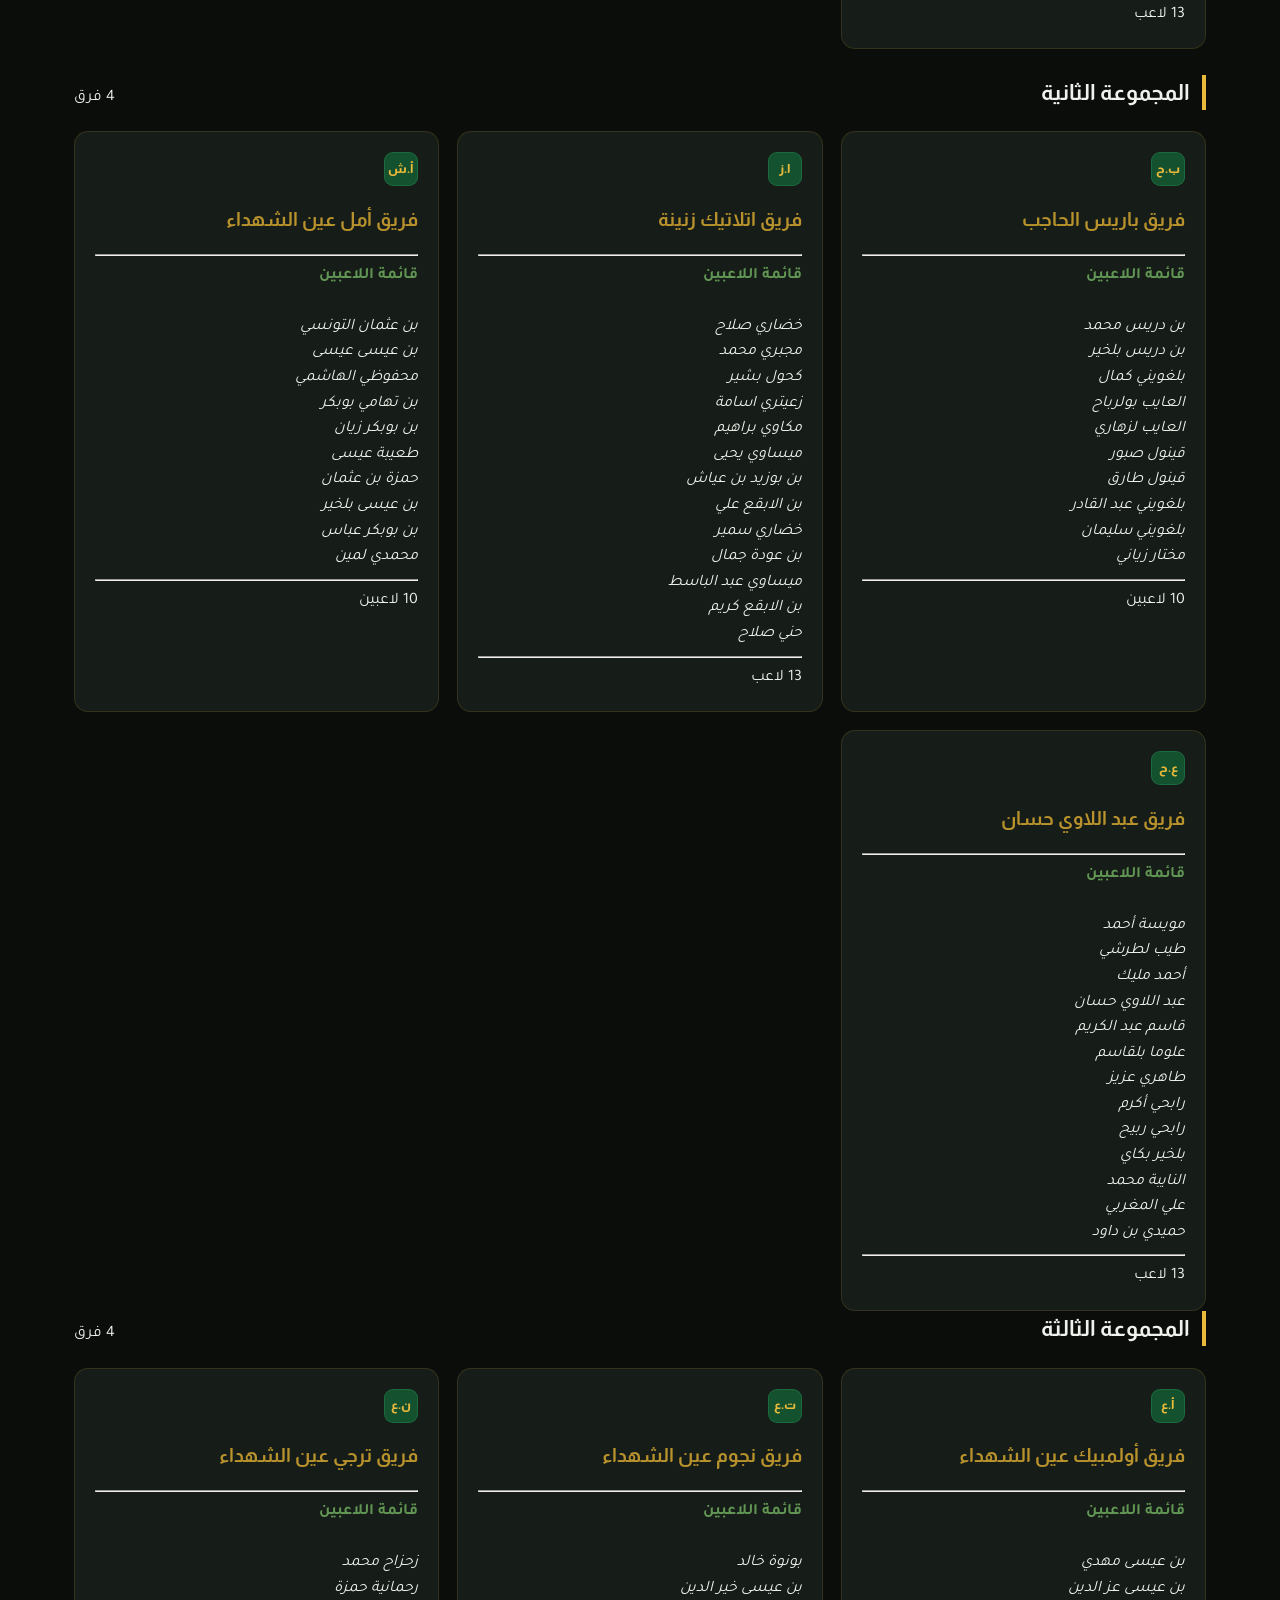
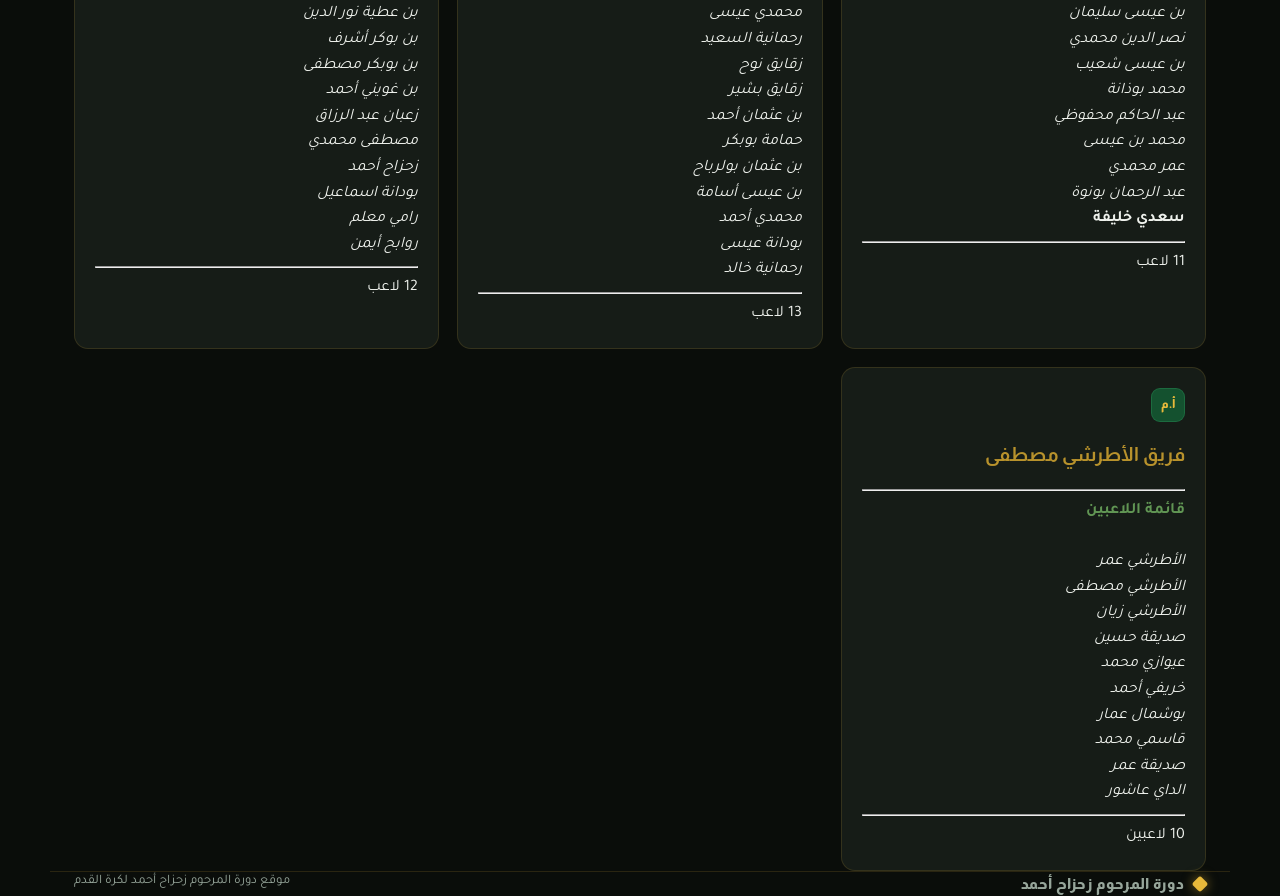
<file: teams.html>
<!DOCTYPE html>
<html lang="ar" dir="rtl">
<head>
<meta charset="UTF-8">
<meta name="viewport" content="width=device-width, initial-scale=1.0">

<title>الفرق المشاركة — دورة المرحوم زحزاح أحمد</title>


<link rel="stylesheet" href="teams.css">
  <link rel="stylesheet" href="responsive.css">
</head>

<body>

<header class="site-header">

  <div class="container header-top">

    <div class="brand">
      <span class="dot"></span>
      دورة المرحوم زحزاح أحمد
      <span class="sub">لكرة القدم</span>
    </div>

    <nav class="main-nav">

      <a href="index.html">النتائج</a>

      <a href="today.html">مباريات</a>

      <a href="groups.html">المجموعات</a>


      <a href="stats.html">الإحصائيات</a>

      <a href="team.html" class="active">الفرق المشاركة</a>
    </nav>

  </div>

  <div class="ticker-wrap">

    <div class="ticker-track">

      <span>المجموعة الأولى</span>
      شباب بن يعقوب — الأوهام — ليستر — القصارة

      <span>المجموعة الثانية</span>
      اتلاتيك زنينة — عبد اللاوي حسان — أمل عين الشهداء — باريس الحاجب

      <span>المجموعة الثالثة</span>
      أولمبيك عين الشهداء — ترجي عين الشهداء — نجوم عين الشهداء — الأطرشي مصطفى

      <span>المجموعة الأولى</span>
      شباب بن يعقوب — الأوهام — ليستر — القصارة

      <span>المجموعة الثانية</span>
      اتلاتيك زنينة — عبد اللاوي حسان — أمل عين الشهداء — باريس الحاجب

      <span>المجموعة الثالثة</span>
      أولمبيك عين الشهداء — ترجي عين الشهداء — نجوم عين الشهداء — الأطرشي مصطفى

    </div>

  </div>

</header>


<main class="container">

  <!-- HERO -->

  <section class="hero">

    <div class="eyebrow">
      12 فريقاً — 3 مجموعات
    </div>

    <h1>الفرق المشاركة</h1>

    <p>
      جميع الفرق المشاركة في دورة المرحوم زحزاح أحمد لكرة القدم،
      مع قائمة اللاعبين المسجلين في كل فريق.
    </p>

  </section>


  <!-- =====================================================
       المجموعة الأولى
  ====================================================== -->

  <section class="team-section">

    <div class="section-head">

      <div>
      

        <h2>المجموعة الأولى</h2>
      </div>

      <span class="team-count">
        4 فرق
      </span>

    </div>


    <div class="teams-grid">


      <!-- شباب بن يعقوب -->

      <article class="team-card">

        <div class="team-header">

          <div class="crest">
            ش.ي
          </div>

          <div class="team-info">

            <h3>فريق شباب بن يعقوب</h3>

            

          </div>
          <hr>

        </div>


        <div class="players-title">
          <b>قائمة اللاعبين </b>
        </div>
<br>

        <ul class="players">

          <li>
            <em>حمزة محمد</em>
          </li>

          <li>
            <em>بن عمر السعيد</em>
          </li>

          <li>
            <em>شريكي زهير</em>
          </li>

          <li>
            <em>هاني بلقاسم</em>
          </li>

          <li>
            <em>سعيدي بلقاسم</em>
          </li>

          <li>
            <em>سعيدي لخضر</em>
          </li>

          <li>
            <em>عوسمي نور الدين</em>
          </li>
          <li>
            <em>داودي مراد</em>
          </li>
          <li>
            <em>بن حفاف حسام</em>
          </li>
          <li>
            <em>قويدري بولرباح</em>
          </li>
          <li>
            <em>بن سليمان المهدي</em>
          </li>

        </ul>
<hr>
        <div class="players-number">
          11 لاعب
        </div>

      </article>


      <!-- الأوهام -->

      <article class="team-card">

        <div class="team-header">

          <div class="crest">
            أوه
          </div>

          <div class="team-info">

            <h3>فريق الأوهام</h3>

            

          </div>
<hr>
        </div>


        <div class="players-title">
<b>قائمة اللاعبين </b>        </div>
        <br>


        <ul class="players">

          <li>
            <em>أسامة تمير</em>
          </li>
          <li>
            <em>رشيد طويل</em>
          </li>
          <li>
            <em>عبد السلام بوشاقور </em>
          </li>

          <li>
            <em>إسلام شرفاوي </em>
          </li>

          <li>
            <em>محمد بن تهامي </em>
          </li>

          <li>
            <em>محمد بن مسعود</em>
          </li>

          <li>
            <em>علاوة بن بوزيد</em>
          </li>

          <li>
            <em>عبد الباقي طويل </em>
          </li>

          <li>
            <em>حميد ثامري</em>
          </li>

          <li>
            <em>موسى حتحاتي </em>
          </li>

          <li>
            <em>صلاح بن العايب</em>
          </li>

          <li>
            <em>فوزي مصطفى</em>
          </li>
           <li>
            <em>أشرف مادني</em>
          </li>

        </ul>
<hr>
        <div class="players-number">
          13 لاعب
        </div>

      </article>


      <!-- ليستر -->

      <article class="team-card">

        <div class="team-header">

          <div class="crest">
            ليس
          </div>

          <div class="team-info">

            <h3>فريق ليستر</h3>

            

          </div>
<hr>
        </div>


        <div class="players-title">
<b>قائمة اللاعبين </b>        </div>
<br>

        <ul class="players">

          <li>
            <em>كريم جوال </em>
          </li>

          <li>
            <em>زروقي ياسين</em>
          </li>

          <li>
            <em>مروان هدروق</em>
          </li>

          <li>
            <em>خالد جوال </em>
          </li>

          <li>
            <em>يونس براهيمي</em>
          </li>

          <li>
            <em>عطاء الله بخيتي </em>
          </li>

          <li>
            <em>أيمن مسعودان</em>
          </li>

          <li>
            <em>عبد الباسط ماضي </em>
          </li>

          <li>
            <em>أيمن بوشاقور</em>
          </li>

          <li>
            <em>عمار عيداوي </em>
          </li>

          <li>
            <em>حميد بوحملة</em>
          </li>

          <li>
            <em>محمد بن غريقة</em>
          </li>

          <li>
            <em>محمد موفقي</em>
          </li>

          <li>
            <em>حمزة توري</em>
          </li>

        </ul>
<hr>
        <div class="players-number">
          13 لاعب
        </div>

      </article>


      <!-- القصارة -->

      <article class="team-card">

        <div class="team-header">

          <div class="crest">
            قصا
          </div>

          <div class="team-info">

            <h3>فريق القصارة</h3>

            

          </div>
<hr>
        </div>


        <div class="players-title">
<b>قائمة اللاعبين </b>        </div>
<br>

        <ul class="players">

          <li><em>مسعودان محمد</em></li>
          <li><em>كريدة خالد</em></li>
          <li><em>درم عمر</em></li>
          <li><em>درم مخطار</em></li>
          <li><em>رحماني خير الدين</em></li>
          <li><em>كريدة مخطار</em></li>
          <li><em>عرارم مبروك</em></li>
          <li><em>قرش رضوان</em></li>
          <li><em>بن أحمد محمد</em></li>
          <li><em>مداني بن بوزيد</em></li>
          <li><em>قرش جابر</em></li>
          <li><em>كريدة مراد</em></li>
          <li><em>فاروق بن بوزيد</em></li>

        </ul>
<hr>
        <div class="players-number">
          13 لاعب
        </div>

      </article>

    </div>

  </section>
<br>


  <!-- =====================================================
       المجموعة الثانية
  ====================================================== -->

  <section class="team-section">

    <div class="section-head">

      <div>

        

        <h2>المجموعة الثانية</h2>

      </div>

      <span class="team-count">
        4 فرق
      </span>

    </div>


    <div class="teams-grid">


      <!-- باريس الحاجب -->

      <article class="team-card">

        <div class="team-header">

          <div class="crest">
            ب.ح
          </div>

          <div class="team-info">

            <h3>فريق باريس الحاجب</h3>

            

          </div>
<hr>
        </div>


        <div class="players-title">
<b>قائمة اللاعبين </b>        </div>
<br>

        <ul class="players">

          <li><em>بن دريس محمد</em></li>
          <li><em>بن دريس بلخير</em></li>
          <li><em>بلغويني كمال</em></li>
          <li><em>العايب بولرباح</em></li>
          <li><em>العايب لزهاري</em></li>
          <li><em>قينول صبور</em></li>
          <li><em>قينول طارق</em></li>
          <li><em>بلغويني عبد القادر</em></li>
          <li><em>بلغويني سليمان</em></li>
          <li><em>مختار زياني</em></li>
        </ul>
<hr>
        <div class="players-number">
          10 لاعبين
        </div>

      </article>


      <!-- اتلاتيك زنينة -->

      <article class="team-card">

        <div class="team-header">

          <div class="crest">
            ا.ز
          </div>

          <div class="team-info">

            <h3>فريق اتلاتيك زنينة</h3>

            

          </div>
<hr>
        </div>


        <div class="players-title">
<b>قائمة اللاعبين </b>        </div>
<br>

        <ul class="players">

          <li><em>خضاري صلاح</em></li>
          <li><em>مجبري محمد</em></li>
          <li><em>كحول بشير</em></li>
          <li><em>زعيتري اسامة</em></li>
          <li><em>مكاوي براهيم</em></li>
          <li><em>ميساوي يحيى</em></li>
          <li><em>بن بوزيد بن عياش</em></li>
          <li><em>بن الابقع علي</em></li>
          <li><em>خضاري سمير</em></li>
          <li><em>بن عودة جمال</em></li>
          <li><em>ميساوي عبد الباسط</em></li>
          <li><em>بن الابقع كريم</em></li>
          <li><em>حني صلاح</em></li>

        </ul>
<hr>
        <div class="players-number">
          13 لاعب
        </div>

      </article>


      <!-- أمل عين الشهداء -->

      <article class="team-card">

        <div class="team-header">

          <div class="crest">
            أ.ش
          </div>

          <div class="team-info">

            <h3>فريق أمل عين الشهداء</h3>

            

          </div>
<hr>
        </div>


        <div class="players-title">
<b>قائمة اللاعبين </b>        </div>
<br>

        <ul class="players">

          <li><em>بن عثمان التونسي</em></li>
          <li><em>بن عيسى عيسى</em></li>
          <li><em>محفوظي الهاشمي</em></li>
          <li><em>بن تهامي بوبكر</em></li>
          <li><em>بن بوبكر زيان</em></li>
          <li><em>طعيبة عيسى</em></li>
          <li><em>حمزة بن عثمان</em></li>
          <li><em>بن عيسى بلخير</em></li>
          <li><em>بن بوبكر عباس</em></li>
          <li><em>محمدي لمين</em></li>

        </ul>
<hr>
        <div class="players-number">
          10 لاعبين
        </div>

      </article>


      <!-- عبد اللاوي حسان -->

      <article class="team-card">

        <div class="team-header">

          <div class="crest">
            ع.ح
          </div>

          <div class="team-info">

            <h3>فريق عبد اللاوي حسان</h3>

           

          </div>
<hr>
        </div>


        <div class="players-title">
<b>قائمة اللاعبين </b>        </div>
<br>

        <ul class="players">

          <li><em>مويسة أحمد</em></li>
          <li><em>طيب لطرشي</em></li>
          <li><em>أحمد مليك</em></li>
          <li><em>عبد اللاوي حسان</em></li>
          <li><em>قاسم عبد الكريم</em></li>
          <li><em>علوما بلقاسم</em></li>
          <li><em>طاهري عزيز</em></li>
          <li><em>رابحي أكرم</em></li>
          <li><em>رابحي ربيح</em></li>
          <li><em>بلخير بكاي</em></li>
          <li><em>النايبة محمد</em></li>
          <li><em>علي المغربي</em></li>
          <li><em>حميدي بن داود</em></li>

        </ul>
<hr>
        <div class="players-number">
          13 لاعب
        </div>

      </article>

    </div>

  </section>



  <!-- =====================================================
       المجموعة الثالثة
  ====================================================== -->

  <section class="team-section">

    <div class="section-head">

      <div>

        

        <h2>المجموعة الثالثة</h2>

      </div>

      <span class="team-count">
        4 فرق
      </span>

    </div>


    <div class="teams-grid">


      <!-- أولمبيك عين الشهداء -->

      <article class="team-card">

        <div class="team-header">

          <div class="crest">
            أ.ع
          </div>

          <div class="team-info">

            <h3>فريق أولمبيك عين الشهداء</h3>

            

          </div>
<hr>
        </div>


        <div class="players-title">
<b>قائمة اللاعبين </b>        </div>
<br>

        <ul class="players">

          <li><em>بن عيسى مهدي</em><li>
          <li><em>بن عيسى عز الدين</em></li>
          <li><em>بن عيسى سليمان</em></li>
          <li><em>نصر الدين محمدي</em></li>
          <li><em>بن عيسى شعيب</em></li>
          <li><em>محمد بوذانة</em></li>
          <li><em>عبد الحاكم محفوظي</em></li>
          <li><em>محمد بن عيسى</em></li>
          <li><em>عمر محمدي</em></li>
          <li><em>عبد الرحمان بونوة</em></li>
          <li><b>سعدي خليفة</b></li>
          <li><b></b></li>
          <li><b></b></li>
          

        </ul>
<hr>
        <div class="players-number">
         11 لاعب
        </div>

      </article>


      <!-- نجوم عين الشهداء -->

      <article class="team-card">

        <div class="team-header">

          <div class="crest">
            ت.ع
          </div>

          <div class="team-info">

            <h3>فريق نجوم عين الشهداء</h3>

            

          </div>
<hr>
        </div>


        <div class="players-title">
<b>قائمة اللاعبين </b>        </div>
<br>

        <ul class="players">

          <li><em>بونوة خالد</em></li>
          <li><em>بن عيسى خير الدين</em></li>
          <li><em>محمدي عيسى</em></li>
          <li><em>رحمانية السعيد</em></li>
          <li><em>زقايق نوح</em></li>
          <li><em>زقايق بشير</em></li>
          <li><em>بن عثمان أحمد</em></li>
          <li><em>حمامة بوبكر</em></li>
          <li><em>بن عثمان بولرباح</em></li>
          <li><em>بن عيسى أسامة</em></li>
          <li><em>محمدي أحمد</em></li>
          <li><em>بودانة عيسى</em></li>
          <li><em>رحمانية خالد</em></li>

        </ul>
<hr>
        <div class="players-number">
          13 لاعب
        </div>

      </article>


      <!-- ترجي عين الشهداء -->

      <article class="team-card">

        <div class="team-header">

          <div class="crest">
            ن.ع
          </div>

          <div class="team-info">

            <h3>فريق ترجي عين الشهداء</h3>

            

          </div>
<hr>
        </div>


        <div class="players-title">
<b>قائمة اللاعبين </b>        </div>
<br>

        <ul class="players">

          <li><em>زحزاح محمد</em></li>
          <li><em>رحمانية حمزة</em></li>
          <li><em>بن عطية نور الدين</em></li>
          <li><em>بن بوكر أشرف</em></li>
          <li><em>بن بوبكر مصطفى</em></li>
          <li><em>بن غويني أحمد</em></li>
          <li><em>زعبان عبد الرزاق</em></li>
          <li><em>مصطفى محمدي</em></li>
          <li><em>زحزاح أحمد</em></li>
          <li><em>بودانة اسماعيل</em></li>
          <li><em>رامي معلم</em></li>
          <li><em>روابح أيمن</em></li>

        </ul>
<hr>
        <div class="players-number">
          12 لاعب
        </div>

      </article>


      <!-- الأطرشي مصطفى -->

      <article class="team-card">

        <div class="team-header">

          <div class="crest">
            أ.م
          </div>

          <div class="team-info">

            <h3>فريق الأطرشي مصطفى</h3>

            

          </div>
<hr>
        </div>


        <div class="players-title">
         <b>قائمة اللاعبين </b>
        </div>
<br>

        <ul class="players">

          <li><em>الأطرشي عمر</em></li>
          <li><em>الأطرشي مصطفى</em></li>
          <li><em>الأطرشي زيان</em></li>
          <li><em>صديقة حسين</em></li>
          <li><em>عيوازي محمد</em></li>
          <li><em>خريفي أحمد</em></li>
          <li><em>بوشمال عمار</em></li>
          <li><em>قاسمي محمد</em></li>
          <li><em>صديقة عمر</em></li>
          <li><em>الداي عاشور</em></li>

        </ul>
<hr>
        <div class="players-number">
          10 لاعبين
        </div>

      </article>

    </div>

  </section>

</main>


<footer class="container">

  <div class="brand">
    <span class="dot"></span>
    دورة المرحوم زحزاح أحمد
  </div>

  <div>
    موقع دورة المرحوم زحزاح أحمد لكرة القدم
  </div>

</footer>


</body>
</html>
</file>
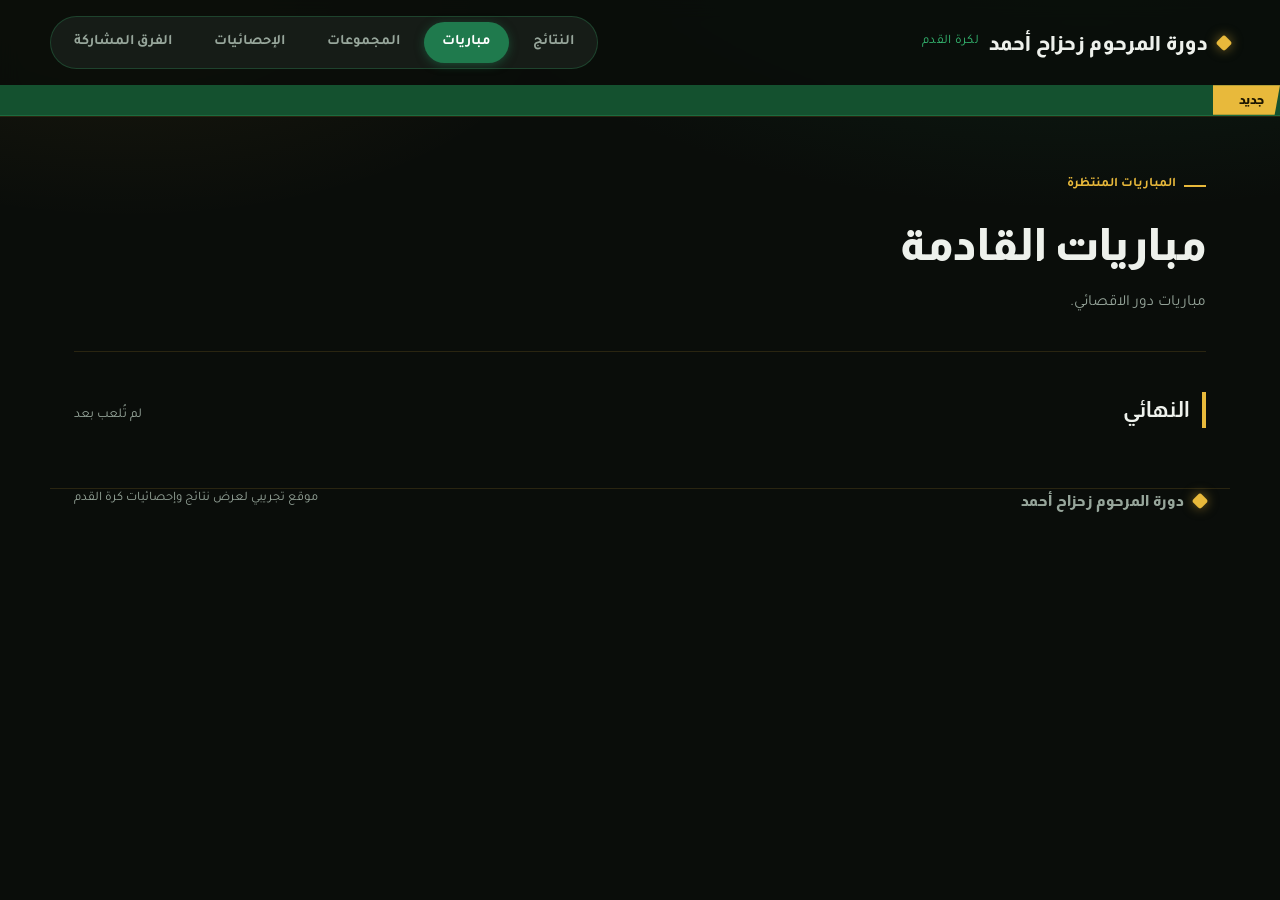
<file: today.html>
<!DOCTYPE html>
<html lang="ar" dir="rtl">
<head>
<meta charset="UTF-8">
<meta name="viewport" content="width=device-width, initial-scale=1.0">
<title>مباريات اليوم — دورة المرحوم زحزاح أحمد</title>
<link rel="stylesheet" href="today.css">
  <link rel="stylesheet" href="responsive.css">

</head>
<body>

<header class="site-header">
  <div class="container header-top">
    <div class="brand">
      <span class="dot"></span> دورة المرحوم زحزاح أحمد <span class="sub">لكرة القدم</span>
    </div>
    <nav class="main-nav">
      <a href="index.html">النتائج</a>
      <a href="today.html" class="active">مباريات</a>
      <a href="groups.html">المجموعات</a>
      <a href="stats.html">الإحصائيات</a>
      <a href="teams.html" >الفرق المشاركة</a>
    </nav>
  </div>
  <div class="ticker-wrap">
    <div class="ticker-track">

    </div>
  </div>
</header>

<main class="container">

  <section class="hero">
    <div class="eyebrow"> المباريات المنتظرة</div>
    <h1>مباريات القادمة</h1>
    <p>مباريات دور الاقصائي.</p>
  </section>
  <section class="section">
    <div class="section-head">
      <h2>النهائي</h2>
      <span class="meta">لم تُلعب بعد</span>
    </div>
    <div class="grid">

  

 
        
      
      

      
      
    </div> 
  </section>

</main>

<footer class="container">
  <div class="brand"><span class="dot"></span> دورة المرحوم زحزاح أحمد</div>
  <div>موقع تجريبي لعرض نتائج وإحصائيات كرة القدم</div>
</footer>

</body>
</html>
</file>
<file: index.css>
/* ============================================================
   دورة المرحوم زحزاح أحمد لكرة القدم — ورقة أنماط صفحة النتائج
   لوحة الألوان: أسود 60% / أخضر 30% / أصفر 10%
   ============================================================ */

@import url('https://fonts.googleapis.com/css2?family=Almarai:wght@400;700;800&family=Tajawal:wght@300;400;500;700&display=swap');

:root{
  --bg:        #0A0D0A;
  --bg-alt:    #10140F;
  --surface:   #161C17;
  --surface-2: #1C231D;

  --green:       #1F7A4D;
  --green-deep:  #14512F;
  --green-light: #35B871;

  --yellow:      #E8B93B;
  --yellow-dim:  #B8922C;

  --text:      #EEF1EC;
  --text-dim:  #97A69B;
  --border:    rgba(232,185,59,0.14);
  --border-green: rgba(53,184,113,0.25);

  --radius: 14px;
  --radius-sm: 8px;
}

*{ box-sizing:border-box; }
html{ scroll-behavior:smooth; }

body{
  margin:0;
  background:
    radial-gradient(1100px 500px at 85% -10%, rgba(31,122,77,0.20), transparent 60%),
    radial-gradient(800px 400px at 10% 0%, rgba(232,185,59,0.07), transparent 55%),
    var(--bg);
  color:var(--text);
  font-family:'Tajawal', sans-serif;
  direction:rtl;
  line-height:1.6;
  min-height:100vh;
}

h1,h2,h3,.brand,.score,.stat-num{ font-family:'Almarai', sans-serif; }
a{ color:inherit; text-decoration:none; }
ul{ list-style:none; margin:0; padding:0; }
img{ max-width:100%; display:block; }

.container{ max-width:1180px; margin:0 auto; padding:0 24px; }

/* ---------------- Header / Nav ---------------- */
.site-header{
  position:sticky; top:0; z-index:50;
  background:rgba(10,13,10,0.85);
  backdrop-filter:blur(10px);
  border-bottom:1px solid var(--border);
}
.header-top{ display:flex; align-items:center; justify-content:space-between; padding:16px 0; gap:16px; flex-wrap:wrap; }
.brand{ display:flex; align-items:center; gap:10px; font-size:20px; font-weight:800; letter-spacing:.3px; }
.brand .dot{ width:12px; height:12px; border-radius:3px; background:var(--yellow); transform:rotate(45deg); box-shadow:0 0 12px rgba(232,185,59,.55); flex-shrink:0; }
.brand span.sub{ color:var(--green-light); font-weight:400; font-size:13px; font-family:'Tajawal',sans-serif; }

nav.main-nav{ display:flex; gap:6px; background:var(--surface); border:1px solid var(--border-green); border-radius:999px; padding:5px; }
nav.main-nav a{ padding:9px 18px; border-radius:999px; font-size:14.5px; font-weight:700; color:var(--text-dim); transition:.2s; white-space:nowrap; }
nav.main-nav a:hover{ color:var(--text); }
nav.main-nav a.active{ background:var(--green); color:#fff; box-shadow:0 2px 10px rgba(31,122,77,.5); }

/* ---------------- Ticker ---------------- */
.ticker-wrap{ background:var(--green-deep); border-bottom:1px solid var(--border-green); overflow:hidden; white-space:nowrap; position:relative; }
.ticker-wrap::before{
  content:"جديد"; position:absolute; top:0; right:0; bottom:0; display:flex; align-items:center;
  padding:0 16px 0 26px; background:var(--yellow); color:#1a1400; font-family:'Almarai',sans-serif;
  font-weight:800; font-size:12.5px; z-index:2; clip-path:polygon(0 0,100% 0,92% 100%,0 100%);
}
.ticker-track{ display:inline-flex; gap:48px; padding:9px 0 9px 140px; animation:ticker 28s linear infinite; font-size:13.5px; color:var(--text-dim); }
.ticker-track span{ color:var(--yellow); font-weight:700; }
@keyframes ticker{ 0%{ transform:translateX(0); } 100%{ transform:translateX(-50%); } }

/* ---------------- Hero ---------------- */
.hero{ padding:56px 0 36px; border-bottom:1px solid var(--border); }
.eyebrow{ display:inline-flex; align-items:center; gap:8px; color:var(--yellow); font-weight:700; font-size:13px; margin-bottom:14px; }
.eyebrow::before{ content:""; width:22px; height:2px; background:var(--yellow); }
.hero h1{ font-size:clamp(28px,4.2vw,44px); margin:0 0 10px; font-weight:800; }
.hero p{ color:var(--text-dim); max-width:580px; font-size:15.5px; margin:0; }

/* ---------------- Section ---------------- */
.section{ padding:40px 0; }
.section-head{ display:flex; align-items:baseline; justify-content:space-between; margin-bottom:20px; flex-wrap:wrap; gap:10px; }
.section-head h2{ font-size:22px; margin:0; border-right:4px solid var(--yellow); padding-right:12px; }
.section-head .meta{ color:var(--text-dim); font-size:13.5px; }

/* ---------------- Cards / Match cards ---------------- */
.grid{ display:grid; gap:16px; grid-template-columns:repeat(auto-fill,minmax(300px,1fr)); }
.card{ background:var(--surface); border:1px solid var(--border); border-radius:var(--radius); padding:18px; transition:.2s; }
.card:hover{ border-color:var(--border-green); transform:translateY(-2px); }

.match-card{ display:flex; flex-direction:column; gap:12px; }
.match-meta{ display:flex; justify-content:space-between; font-size:12px; color:var(--text-dim); }
.match-meta .badge{ background:var(--yellow); color:#1a1400; font-weight:800; padding:2px 9px; border-radius:5px; font-size:11px; }
.match-meta .badge.live{ background:#e14b4b; color:#fff; }
.match-meta .badge.done{ background:var(--surface-2); color:var(--text-dim); border:1px solid var(--border); }
.match-meta .badge.soon{ background:var(--surface-2); color:var(--green-light); border:1px solid var(--border-green); }

.match-teams{ display:flex; align-items:center; justify-content:space-between; gap:10px; }
.team{ display:flex; align-items:center; gap:9px; flex:1; font-weight:700; font-size:14.5px; }
.team.right{ flex-direction:row-reverse; text-align:left; }
.crest{ width:34px; height:34px; border-radius:9px; display:flex; align-items:center; justify-content:center; font-family:'Almarai',sans-serif; font-weight:800; font-size:12px; background:var(--green-deep); color:var(--yellow); border:1px solid var(--border-green); flex-shrink:0; }
.score{ font-size:22px; font-weight:800; background:var(--surface-2); border:1px solid var(--border); border-radius:var(--radius-sm); padding:4px 14px; min-width:64px; text-align:center; }
.score .vs{ color:var(--text-dim); font-size:13px; font-weight:400; }

.match-foot{ display:flex; justify-content:space-between; font-size:12px; color:var(--text-dim); border-top:1px dashed var(--border); padding-top:10px; }

/* ---------------- Tables ---------------- */
.table-wrap{ background:var(--surface); border:1px solid var(--border); border-radius:var(--radius); overflow:hidden; }
table{ width:100%; border-collapse:collapse; font-size:14px; }
thead th{ background:var(--surface-2); color:var(--yellow); font-family:'Almarai',sans-serif; font-weight:700; font-size:12.5px; text-align:right; padding:12px 14px; border-bottom:1px solid var(--border); }
thead th.center, td.center{ text-align:center; }
tbody td{ padding:11px 14px; border-bottom:1px solid rgba(255,255,255,0.04); color:var(--text); }
tbody tr:last-child td{ border-bottom:none; }
tbody tr:hover{ background:rgba(53,184,113,0.06); }
tbody tr.top td:first-child{ box-shadow: inset 3px 0 0 var(--green-light); }

.rank-cell{ display:flex; align-items:center; gap:10px; font-weight:700; }
.pill{ display:inline-block; padding:2px 9px; border-radius:6px; font-size:11.5px; font-weight:700; }
.pill.y{ background:rgba(232,185,59,.16); color:var(--yellow); }
.pill.r{ background:rgba(225,75,75,.16); color:#e88; }

/* ---------------- Squad list ---------------- */
.team-panel{ background:var(--surface); border:1px solid var(--border); border-radius:var(--radius); padding:20px; }
.team-panel-head{ display:flex; align-items:center; gap:12px; margin-bottom:14px; padding-bottom:14px; border-bottom:1px dashed var(--border); }
.team-panel-head .crest{ width:44px; height:44px; font-size:14px; }
.team-panel-head h3{ margin:0; font-size:16.5px; }
.team-panel-head span{ color:var(--text-dim); font-size:12.5px; }
.squad{ display:grid; grid-template-columns:1fr 1fr; gap:8px 16px; }
.squad li{ display:flex; justify-content:space-between; font-size:13.5px; color:var(--text-dim); padding:6px 0; border-bottom:1px solid rgba(255,255,255,0.04); }
.squad li b{ color:var(--text); font-weight:500; }
.squad li .pos{ color:var(--green-light); font-size:11px; font-weight:700; background:rgba(53,184,113,0.1); padding:1px 7px; border-radius:5px; }

/* ---------------- Stat highlight cards ---------------- */
.stat-highlights{ display:grid; gap:16px; grid-template-columns:repeat(auto-fit,minmax(220px,1fr)); margin-bottom:28px; }
.stat-card{ background:linear-gradient(160deg,var(--surface) 60%, var(--green-deep) 160%); border:1px solid var(--border-green); border-radius:var(--radius); padding:20px; }
.stat-card .stat-num{ font-size:36px; font-weight:800; color:var(--yellow); line-height:1; }
.stat-card .stat-label{ color:var(--text-dim); font-size:13px; margin-top:6px; }
.stat-card .stat-who{ font-size:14.5px; font-weight:700; margin-top:10px; }

/* ---------------- Footer ---------------- */
footer{ border-top:1px solid var(--border); padding:28px 0; margin-top:40px; color:var(--text-dim); font-size:13px; display:flex; justify-content:space-between; flex-wrap:wrap; gap:10px; }
footer .brand{ font-size:15px; }

/* ---------------- Responsive ---------------- */
@media (max-width:760px){
  .header-top{ flex-direction:column; align-items:flex-start; gap:12px; }
  nav.main-nav{ width:100%; overflow-x:auto; }
  .squad{ grid-template-columns:1fr; }
  table{ font-size:12.5px; }
  thead th, tbody td{ padding:9px 8px; }
}
@media (prefers-reduced-motion: reduce){ .ticker-track{ animation:none; } html{ scroll-behavior:auto; } }
a:focus-visible, button:focus-visible{ outline:2px solid var(--yellow); outline-offset:2px; border-radius:4px; }
</file>
<file: responsive.css>
/* ============================================================
   دورة المرحوم زحزاح أحمد — responsive.css
   يُضاف بعد ملف CSS الخاص بكل صفحة (index.css / today.css /
   groups.css / stats.css / teams.css) ليحسّن العرض على الجوال.
   لا يبدّل أي لون ولا بيانات، فقط أحجام وتخطيط الشاشات الصغيرة.
   ============================================================ */

/* يمنع أي عنصر (خصوصاً الشريط المتحرك) من يفتح تمرير أفقي للصفحة كاملة */
html, body{
  overflow-x: hidden;
}

/* ---------------- أجهزة لوحية (900px وأصغر) ---------------- */
@media (max-width: 900px){
  .container{ padding: 0 18px; }

  .hero{ padding: 44px 0 28px; }
  .hero p{ font-size: 14.5px; }

  .grid{
    grid-template-columns: repeat(auto-fill, minmax(260px, 1fr));
  }

  .stat-highlights{
    grid-template-columns: repeat(auto-fit, minmax(180px, 1fr));
  }

  .teams-grid{
    grid-template-columns: repeat(auto-fit, minmax(280px, 1fr));
  }
}

/* ---------------- هواتف (760px وأصغر) ---------------- */
@media (max-width: 760px){

  /* الهيدر ما يبقاش "عالق" (sticky) فالجوال — يخلي مساحة أكبر
     ويمنع أي إحساس بأنه "راكب" فوق المحتوى */
  .site-header{
    position: static;
  }
  main.container{
    position: relative;
    z-index: 1;
  }

  /* الهيدر والقائمة */
  .header-top{
    flex-direction: column;
    align-items: flex-start;
    gap: 12px;
  }
  .brand{ font-size: 17px; }

  nav.main-nav{
    width: 100%;
    overflow-x: auto;
    -webkit-overflow-scrolling: touch;
    scrollbar-width: none;
  }
  nav.main-nav::-webkit-scrollbar{ display: none; }
  nav.main-nav a{
    padding: 8px 13px;
    font-size: 13px;
  }

  /* الشريط المتحرك */
  .ticker-track{
    font-size: 12.5px;
    gap: 32px;
    padding-left: 110px;
  }
  .ticker-wrap::before{
    font-size: 11px;
    padding: 0 12px 0 20px;
  }

  /* العناوين والأقسام */
  .hero{ padding: 36px 0 24px; }
  .eyebrow{ font-size: 12px; }

  .section{ padding: 28px 0; }
  .section-head{
    flex-direction: column;
    align-items: flex-start;
    gap: 6px;
  }
  .section-head h2{ font-size: 19px; }

  /* بطاقات المباريات */
  .grid{
    grid-template-columns: 1fr;
    gap: 12px;
  }
  .card{ padding: 15px; }

  .match-teams{ gap: 6px; }
  .team{
    font-size: 12.5px;
    gap: 7px;
    min-width: 0; /* يسمح لاسم الفريق الطويل يتقلص بدل ما يكسر التخطيط */
  }
  .crest{
    width: 28px;
    height: 28px;
    font-size: 10px;
    border-radius: 7px;
  }
  .score{
    font-size: 17px;
    min-width: 50px;
    padding: 4px 8px;
  }
  .match-foot{
    flex-direction: row;
    justify-content: space-between;
    align-items: flex-start;
    gap: 8px;
    font-size: 11px;
  }
  .match-foot span{
    flex: 1 1 48%;
    min-width: 0;
    word-break: normal;
    overflow-wrap: break-word;
  }
  .match-card.min-height{ min-height: unset; }

  /* الجداول (المجموعات / الإحصائيات) — كل عمود ياخذ المساحة يلي
     يحتاجها حسب محتواه (بلا تقسيم متساوي إجباري)، وما ينكسرش
     أي عمود إلا عمود الاسم، وعند الفراغ بين الكلمات فقط */
  .table-wrap{
    overflow-x: auto;
    -webkit-overflow-scrolling: touch;
  }
  table{
    width: 100%;
    min-width: 0;
    table-layout: auto;
    font-size: 11px;
  }
  thead th, tbody td{
    padding: 7px 5px;
    white-space: nowrap;
  }
  /* عمود اسم الفريق/اللاعب فقط: يسمح له يلف عند الفراغ بين الكلمات */
  table tr > *:first-child{
    white-space: normal;
    word-break: normal;
    overflow-wrap: break-word;
    width: 30%;
    text-align: right;
  }
  .rank-cell{ gap: 5px; }
  .crest.small{ width: 22px; height: 22px; font-size: 8.5px; }

  /* قوائم اللاعبين */
  .squad{ grid-template-columns: 1fr; }
  .team-panel{ padding: 16px; }
  .team-panel-head .crest{ width: 38px; height: 38px; font-size: 12px; }

  .stat-highlights{
    grid-template-columns: repeat(2, 1fr);
    gap: 12px;
  }
  .stat-card{ padding: 15px; }
  .stat-card .stat-num{ font-size: 28px; }

  .teams-grid{ grid-template-columns: 1fr; }
  .players{ grid-template-columns: 1fr; }

  /* التذييل */
  footer{
    flex-direction: column;
    align-items: flex-start;
    gap: 6px;
    text-align: right;
  }
}

/* ---------------- هواتف صغيرة (420px وأصغر) ---------------- */
@media (max-width: 420px){
  .container{ padding: 0 14px; }

  .hero h1{ font-size: 24px; }
  .hero p{ font-size: 13.5px; }

  .brand{ font-size: 15px; gap: 7px; }
  .brand .dot{ width: 10px; height: 10px; }

  nav.main-nav a{ padding: 7px 11px; font-size: 12px; }

  .ticker-track{ font-size: 11.5px; gap: 24px; padding-left: 95px; }

  /* فريق ضد فريق: تكديس عمودي عند الضيق الشديد لتفادي تراكم النصوص */
  .match-teams{
    flex-wrap: wrap;
    justify-content: center;
    text-align: center;
  }
  .team, .team.right{
    flex: 1 1 40%;
    flex-direction: column;
    gap: 4px;
    text-align: center;
  }
  .score{ order: 0; margin: 4px 0; }

  table{ font-size: 10px; }
  thead th, tbody td{ padding: 6px 4px; }

  .stat-highlights{ grid-template-columns: 1fr 1fr; }
  .stat-card .stat-num{ font-size: 24px; }
  .stat-card .stat-who{ font-size: 12.5px; }
}

/* يحترم من عطّل الحركة من إعدادات جهازه */
@media (prefers-reduced-motion: reduce){
  .ticker-track{ animation: none; }
}
</file>
<file: groups.css>
/* ============================================================
   دورة المرحوم زحزاح أحمد لكرة القدم — ورقة أنماط صفحة النتائج
   لوحة الألوان: أسود 60% / أخضر 30% / أصفر 10%
   ============================================================ */

@import url('https://fonts.googleapis.com/css2?family=Almarai:wght@400;700;800&family=Tajawal:wght@300;400;500;700&display=swap');

:root{
  --bg:        #0A0D0A;
  --bg-alt:    #10140F;
  --surface:   #161C17;
  --surface-2: #1C231D;

  --green:       #1F7A4D;
  --green-deep:  #14512F;
  --green-light: #35B871;

  --yellow:      #E8B93B;
  --yellow-dim:  #B8922C;

  --text:      #EEF1EC;
  --text-dim:  #97A69B;
  --border:    rgba(232,185,59,0.14);
  --border-green: rgba(53,184,113,0.25);

  --radius: 14px;
  --radius-sm: 8px;
}

*{ box-sizing:border-box; }
html{ scroll-behavior:smooth; }

body{
  margin:0;
  background:
    radial-gradient(1100px 500px at 85% -10%, rgba(31,122,77,0.20), transparent 60%),
    radial-gradient(800px 400px at 10% 0%, rgba(232,185,59,0.07), transparent 55%),
    var(--bg);
  color:var(--text);
  font-family:'Tajawal', sans-serif;
  direction:rtl;
  line-height:1.6;
  min-height:100vh;
}

h1,h2,h3,.brand,.score,.stat-num{ font-family:'Almarai', sans-serif; }
a{ color:inherit; text-decoration:none; }
ul{ list-style:none; margin:0; padding:0; }
img{ max-width:100%; display:block; }

.container{ max-width:1180px; margin:0 auto; padding:0 24px; }

/* ---------------- Header / Nav ---------------- */
.site-header{
  position:sticky; top:0; z-index:50;
  background:rgba(10,13,10,0.85);
  backdrop-filter:blur(10px);
  border-bottom:1px solid var(--border);
}
.header-top{ display:flex; align-items:center; justify-content:space-between; padding:16px 0; gap:16px; flex-wrap:wrap; }
.brand{ display:flex; align-items:center; gap:10px; font-size:20px; font-weight:800; letter-spacing:.3px; }
.brand .dot{ width:12px; height:12px; border-radius:3px; background:var(--yellow); transform:rotate(45deg); box-shadow:0 0 12px rgba(232,185,59,.55); flex-shrink:0; }
.brand span.sub{ color:var(--green-light); font-weight:400; font-size:13px; font-family:'Tajawal',sans-serif; }

nav.main-nav{ display:flex; gap:6px; background:var(--surface); border:1px solid var(--border-green); border-radius:999px; padding:5px; }
nav.main-nav a{ padding:9px 18px; border-radius:999px; font-size:14.5px; font-weight:700; color:var(--text-dim); transition:.2s; white-space:nowrap; }
nav.main-nav a:hover{ color:var(--text); }
nav.main-nav a.active{ background:var(--green); color:#fff; box-shadow:0 2px 10px rgba(31,122,77,.5); }

/* ---------------- Ticker ---------------- */
.ticker-wrap{ background:var(--green-deep); border-bottom:1px solid var(--border-green); overflow:hidden; white-space:nowrap; position:relative; }
.ticker-wrap::before{
  content:"جديد"; position:absolute; top:0; right:0; bottom:0; display:flex; align-items:center;
  padding:0 16px 0 26px; background:var(--yellow); color:#1a1400; font-family:'Almarai',sans-serif;
  font-weight:800; font-size:12.5px; z-index:2; clip-path:polygon(0 0,100% 0,92% 100%,0 100%);
}
.ticker-track{ display:inline-flex; gap:48px; padding:9px 0 9px 140px; animation:ticker 28s linear infinite; font-size:13.5px; color:var(--text-dim); }
.ticker-track span{ color:var(--yellow); font-weight:700; }
@keyframes ticker{ 0%{ transform:translateX(0); } 100%{ transform:translateX(-50%); } }

/* ---------------- Hero ---------------- */
.hero{ padding:56px 0 36px; border-bottom:1px solid var(--border); }
.eyebrow{ display:inline-flex; align-items:center; gap:8px; color:var(--yellow); font-weight:700; font-size:13px; margin-bottom:14px; }
.eyebrow::before{ content:""; width:22px; height:2px; background:var(--yellow); }
.hero h1{ font-size:clamp(28px,4.2vw,44px); margin:0 0 10px; font-weight:800; }
.hero p{ color:var(--text-dim); max-width:580px; font-size:15.5px; margin:0; }

/* ---------------- Section ---------------- */
.section{ padding:40px 0; }
.section-head{ display:flex; align-items:baseline; justify-content:space-between; margin-bottom:20px; flex-wrap:wrap; gap:10px; }
.section-head h2{ font-size:22px; margin:0; border-right:4px solid var(--yellow); padding-right:12px; }
.section-head .meta{ color:var(--text-dim); font-size:13.5px; }

/* ---------------- Cards / Match cards ---------------- */
.grid{ display:grid; gap:16px; grid-template-columns:repeat(auto-fill,minmax(300px,1fr)); }
.card{ background:var(--surface); border:1px solid var(--border); border-radius:var(--radius); padding:18px; transition:.2s; }
.card:hover{ border-color:var(--border-green); transform:translateY(-2px); }

.match-card{ display:flex; flex-direction:column; gap:12px; }
.match-meta{ display:flex; justify-content:space-between; font-size:12px; color:var(--text-dim); }
.match-meta .badge{ background:var(--yellow); color:#1a1400; font-weight:800; padding:2px 9px; border-radius:5px; font-size:11px; }
.match-meta .badge.live{ background:#e14b4b; color:#fff; }
.match-meta .badge.done{ background:var(--surface-2); color:var(--text-dim); border:1px solid var(--border); }
.match-meta .badge.soon{ background:var(--surface-2); color:var(--green-light); border:1px solid var(--border-green); }

.match-teams{ display:flex; align-items:center; justify-content:space-between; gap:10px; }
.team{ display:flex; align-items:center; gap:9px; flex:1; font-weight:700; font-size:14.5px; }
.team.right{ flex-direction:row-reverse; text-align:left; }
.crest{ width:34px; height:34px; border-radius:9px; display:flex; align-items:center; justify-content:center; font-family:'Almarai',sans-serif; font-weight:800; font-size:12px; background:var(--green-deep); color:var(--yellow); border:1px solid var(--border-green); flex-shrink:0; }
.score{ font-size:22px; font-weight:800; background:var(--surface-2); border:1px solid var(--border); border-radius:var(--radius-sm); padding:4px 14px; min-width:64px; text-align:center; }
.score .vs{ color:var(--text-dim); font-size:13px; font-weight:400; }

.match-foot{ display:flex; justify-content:space-between; font-size:12px; color:var(--text-dim); border-top:1px dashed var(--border); padding-top:10px; }

/* ---------------- Tables ---------------- */
.table-wrap{ background:var(--surface); border:1px solid var(--border); border-radius:var(--radius); overflow:hidden; }
table{ width:100%; border-collapse:collapse; font-size:14px; }
thead th{ background:var(--surface-2); color:var(--yellow); font-family:'Almarai',sans-serif; font-weight:700; font-size:12.5px; text-align:right; padding:12px 14px; border-bottom:1px solid var(--border); }
thead th.center, td.center{ text-align:center; }
tbody td{ padding:11px 14px; border-bottom:1px solid rgba(255,255,255,0.04); color:var(--text); }
tbody tr:last-child td{ border-bottom:none; }
tbody tr:hover{ background:rgba(53,184,113,0.06); }
tbody tr.top td:first-child{ box-shadow: inset 3px 0 0 var(--green-light); }

.rank-cell{ display:flex; align-items:center; gap:10px; font-weight:700; }
.pill{ display:inline-block; padding:2px 9px; border-radius:6px; font-size:11.5px; font-weight:700; }
.pill.y{ background:rgba(232,185,59,.16); color:var(--yellow); }
.pill.r{ background:rgba(225,75,75,.16); color:#e88; }

/* ---------------- Squad list ---------------- */
.team-panel{ background:var(--surface); border:1px solid var(--border); border-radius:var(--radius); padding:20px; }
.team-panel-head{ display:flex; align-items:center; gap:12px; margin-bottom:14px; padding-bottom:14px; border-bottom:1px dashed var(--border); }
.team-panel-head .crest{ width:44px; height:44px; font-size:14px; }
.team-panel-head h3{ margin:0; font-size:16.5px; }
.team-panel-head span{ color:var(--text-dim); font-size:12.5px; }
.squad{ display:grid; grid-template-columns:1fr 1fr; gap:8px 16px; }
.squad li{ display:flex; justify-content:space-between; font-size:13.5px; color:var(--text-dim); padding:6px 0; border-bottom:1px solid rgba(255,255,255,0.04); }
.squad li b{ color:var(--text); font-weight:500; }
.squad li .pos{ color:var(--green-light); font-size:11px; font-weight:700; background:rgba(53,184,113,0.1); padding:1px 7px; border-radius:5px; }

/* ---------------- Stat highlight cards ---------------- */
.stat-highlights{ display:grid; gap:16px; grid-template-columns:repeat(auto-fit,minmax(220px,1fr)); margin-bottom:28px; }
.stat-card{ background:linear-gradient(160deg,var(--surface) 60%, var(--green-deep) 160%); border:1px solid var(--border-green); border-radius:var(--radius); padding:20px; }
.stat-card .stat-num{ font-size:36px; font-weight:800; color:var(--yellow); line-height:1; }
.stat-card .stat-label{ color:var(--text-dim); font-size:13px; margin-top:6px; }
.stat-card .stat-who{ font-size:14.5px; font-weight:700; margin-top:10px; }

/* ---------------- Footer ---------------- */
footer{ border-top:1px solid var(--border); padding:28px 0; margin-top:40px; color:var(--text-dim); font-size:13px; display:flex; justify-content:space-between; flex-wrap:wrap; gap:10px; }
footer .brand{ font-size:15px; }

/* ---------------- Responsive ---------------- */
@media (max-width:760px){
  .header-top{ flex-direction:column; align-items:flex-start; gap:12px; }
  nav.main-nav{ width:100%; overflow-x:auto; }
  .squad{ grid-template-columns:1fr; }
  table{ font-size:12.5px; }
  thead th, tbody td{ padding:9px 8px; }
}
@media (prefers-reduced-motion: reduce){ .ticker-track{ animation:none; } html{ scroll-behavior:auto; } }
a:focus-visible, button:focus-visible{ outline:2px solid var(--yellow); outline-offset:2px; border-radius:4px; }
</file>
<file: knockout.css>
/* ============================================================
   استيراد CSS الأساسي + تنسيقات المخطط الشجري للأدوار الإقصائية
   ============================================================ */
@import url('index.css');

/* تنسيق Crest في جدول الترتيب */
.rank-cell .crest {
  width: 26px;
  height: 26px;
  font-size: 10.5px;
  display: inline-flex;
  margin: 0 4px;
}

/* ---------------- 2D Bracket Layout ---------------- */
.bracket-wrap {
  background: var(--surface);
  border: 1px solid var(--border);
  border-radius: var(--radius);
  padding: 24px 16px;
  overflow-x: auto;
}

.bracket-tree {
  display: flex;
  justify-content: space-between;
  align-items: stretch;
  min-width: 780px;
  gap: 24px;
}

.bracket-stage {
  flex: 1;
  display: flex;
  flex-direction: column;
  justify-content: space-around;
  gap: 16px;
}

.stage-title {
  text-align: center;
  color: var(--yellow);
  font-family: 'Almarai', sans-serif;
  font-weight: 800;
  font-size: 15px;
  padding-bottom: 8px;
  border-bottom: 2px solid var(--border-green);
  margin-bottom: 8px;
}

/* كارت مباراة الأدوار الإقصائية */
.bracket-match {
  background: var(--surface-2);
  border: 1px solid var(--border);
  border-radius: var(--radius-sm);
  padding: 10px 12px;
  display: flex;
  flex-direction: column;
  gap: 6px;
  position: relative;
  transition: border-color 0.2s, transform 0.2s;
}

.bracket-match:hover {
  border-color: var(--border-green);
  transform: translateY(-2px);
}

.bracket-team {
  display: flex;
  align-items: center;
  justify-content: space-between;
  gap: 8px;
  font-size: 13px;
  font-weight: 700;
  color: var(--text);
  padding: 3px 0;
}

.bracket-team:first-child {
  border-bottom: 1px dashed var(--border);
}

.bracket-team .name {
  flex: 1;
  white-space: nowrap;
  overflow: hidden;
  text-overflow: ellipsis;
}

.bracket-team.winner .name {
  color: var(--yellow);
}

.bracket-team.tbd .name {
  color: var(--text-dim);
  font-weight: 400;
  font-style: italic;
}

.bracket-team .pts {
  background: var(--surface);
  border: 1px solid var(--border-green);
  border-radius: 6px;
  padding: 1px 8px;
  min-width: 24px;
  text-align: center;
  font-family: 'Almarai', sans-serif;
  color: var(--green-light);
  font-weight: 800;
  font-size: 12px;
}

/* كارت النهائي المميز */
.final-match {
  border: 1px solid var(--border-green);
  background: linear-gradient(160deg, var(--surface-2) 60%, var(--green-deep) 160%);
  text-align: center;
}

.trophy-badge {
  font-size: 22px;
  line-height: 1;
  margin-bottom: 2px;
}

/* تحسين استجابة المخطط على الشاشات الصغرى */
@media (max-width: 760px) {
  .bracket-wrap {
    padding: 12px 8px;
  }
}
</file>
<file: stats.css>
/* ============================================================
   دورة المرحوم زحزاح أحمد لكرة القدم — ورقة أنماط صفحة النتائج
   لوحة الألوان: أسود 60% / أخضر 30% / أصفر 10%
   ============================================================ */

@import url('https://fonts.googleapis.com/css2?family=Almarai:wght@400;700;800&family=Tajawal:wght@300;400;500;700&display=swap');

:root{
  --bg:        #0A0D0A;
  --bg-alt:    #10140F;
  --surface:   #161C17;
  --surface-2: #1C231D;

  --green:       #1F7A4D;
  --green-deep:  #14512F;
  --green-light: #35B871;

  --yellow:      #E8B93B;
  --yellow-dim:  #B8922C;

  --text:      #EEF1EC;
  --text-dim:  #97A69B;
  --border:    rgba(232,185,59,0.14);
  --border-green: rgba(53,184,113,0.25);

  --radius: 14px;
  --radius-sm: 8px;
}

*{ box-sizing:border-box; }
html{ scroll-behavior:smooth; }

body{
  margin:0;
  background:
    radial-gradient(1100px 500px at 85% -10%, rgba(31,122,77,0.20), transparent 60%),
    radial-gradient(800px 400px at 10% 0%, rgba(232,185,59,0.07), transparent 55%),
    var(--bg);
  color:var(--text);
  font-family:'Tajawal', sans-serif;
  direction:rtl;
  line-height:1.6;
  min-height:100vh;
}

h1,h2,h3,.brand,.score,.stat-num{ font-family:'Almarai', sans-serif; }
a{ color:inherit; text-decoration:none; }
ul{ list-style:none; margin:0; padding:0; }
img{ max-width:100%; display:block; }

.container{ max-width:1180px; margin:0 auto; padding:0 24px; }

/* ---------------- Header / Nav ---------------- */
.site-header{
  position:sticky; top:0; z-index:50;
  background:rgba(10,13,10,0.85);
  backdrop-filter:blur(10px);
  border-bottom:1px solid var(--border);
}
.header-top{ display:flex; align-items:center; justify-content:space-between; padding:16px 0; gap:16px; flex-wrap:wrap; }
.brand{ display:flex; align-items:center; gap:10px; font-size:20px; font-weight:800; letter-spacing:.3px; }
.brand .dot{ width:12px; height:12px; border-radius:3px; background:var(--yellow); transform:rotate(45deg); box-shadow:0 0 12px rgba(232,185,59,.55); flex-shrink:0; }
.brand span.sub{ color:var(--green-light); font-weight:400; font-size:13px; font-family:'Tajawal',sans-serif; }

nav.main-nav{ display:flex; gap:6px; background:var(--surface); border:1px solid var(--border-green); border-radius:999px; padding:5px; }
nav.main-nav a{ padding:9px 18px; border-radius:999px; font-size:14.5px; font-weight:700; color:var(--text-dim); transition:.2s; white-space:nowrap; }
nav.main-nav a:hover{ color:var(--text); }
nav.main-nav a.active{ background:var(--green); color:#fff; box-shadow:0 2px 10px rgba(31,122,77,.5); }

/* ---------------- Ticker ---------------- */
.ticker-wrap{ background:var(--green-deep); border-bottom:1px solid var(--border-green); overflow:hidden; white-space:nowrap; position:relative; }
.ticker-wrap::before{
  content:"جديد"; position:absolute; top:0; right:0; bottom:0; display:flex; align-items:center;
  padding:0 16px 0 26px; background:var(--yellow); color:#1a1400; font-family:'Almarai',sans-serif;
  font-weight:800; font-size:12.5px; z-index:2; clip-path:polygon(0 0,100% 0,92% 100%,0 100%);
}
.ticker-track{ display:inline-flex; gap:48px; padding:9px 0 9px 140px; animation:ticker 28s linear infinite; font-size:13.5px; color:var(--text-dim); }
.ticker-track span{ color:var(--yellow); font-weight:700; }
@keyframes ticker{ 0%{ transform:translateX(0); } 100%{ transform:translateX(-50%); } }

/* ---------------- Hero ---------------- */
.hero{ padding:56px 0 36px; border-bottom:1px solid var(--border); }
.eyebrow{ display:inline-flex; align-items:center; gap:8px; color:var(--yellow); font-weight:700; font-size:13px; margin-bottom:14px; }
.eyebrow::before{ content:""; width:22px; height:2px; background:var(--yellow); }
.hero h1{ font-size:clamp(28px,4.2vw,44px); margin:0 0 10px; font-weight:800; }
.hero p{ color:var(--text-dim); max-width:580px; font-size:15.5px; margin:0; }

/* ---------------- Section ---------------- */
.section{ padding:40px 0; }
.section-head{ display:flex; align-items:baseline; justify-content:space-between; margin-bottom:20px; flex-wrap:wrap; gap:10px; }
.section-head h2{ font-size:22px; margin:0; border-right:4px solid var(--yellow); padding-right:12px; }
.section-head .meta{ color:var(--text-dim); font-size:13.5px; }

/* ---------------- Cards / Match cards ---------------- */
.grid{ display:grid; gap:16px; grid-template-columns:repeat(auto-fill,minmax(300px,1fr)); }
.card{ background:var(--surface); border:1px solid var(--border); border-radius:var(--radius); padding:18px; transition:.2s; }
.card:hover{ border-color:var(--border-green); transform:translateY(-2px); }

.match-card{ display:flex; flex-direction:column; gap:12px; }
.match-meta{ display:flex; justify-content:space-between; font-size:12px; color:var(--text-dim); }
.match-meta .badge{ background:var(--yellow); color:#1a1400; font-weight:800; padding:2px 9px; border-radius:5px; font-size:11px; }
.match-meta .badge.live{ background:#e14b4b; color:#fff; }
.match-meta .badge.done{ background:var(--surface-2); color:var(--text-dim); border:1px solid var(--border); }
.match-meta .badge.soon{ background:var(--surface-2); color:var(--green-light); border:1px solid var(--border-green); }

.match-teams{ display:flex; align-items:center; justify-content:space-between; gap:10px; }
.team{ display:flex; align-items:center; gap:9px; flex:1; font-weight:700; font-size:14.5px; }
.team.right{ flex-direction:row-reverse; text-align:left; }
.crest{ width:34px; height:34px; border-radius:9px; display:flex; align-items:center; justify-content:center; font-family:'Almarai',sans-serif; font-weight:800; font-size:12px; background:var(--green-deep); color:var(--yellow); border:1px solid var(--border-green); flex-shrink:0; }
.score{ font-size:22px; font-weight:800; background:var(--surface-2); border:1px solid var(--border); border-radius:var(--radius-sm); padding:4px 14px; min-width:64px; text-align:center; }
.score .vs{ color:var(--text-dim); font-size:13px; font-weight:400; }

.match-foot{ display:flex; justify-content:space-between; font-size:12px; color:var(--text-dim); border-top:1px dashed var(--border); padding-top:10px; }

/* ---------------- Tables ---------------- */
.table-wrap{ background:var(--surface); border:1px solid var(--border); border-radius:var(--radius); overflow:hidden; }
table{ width:100%; border-collapse:collapse; font-size:14px; }
thead th{ background:var(--surface-2); color:var(--yellow); font-family:'Almarai',sans-serif; font-weight:700; font-size:12.5px; text-align:right; padding:12px 14px; border-bottom:1px solid var(--border); }
thead th.center, td.center{ text-align:center; }
tbody td{ padding:11px 14px; border-bottom:1px solid rgba(255,255,255,0.04); color:var(--text); }
tbody tr:last-child td{ border-bottom:none; }
tbody tr:hover{ background:rgba(53,184,113,0.06); }
tbody tr.top td:first-child{ box-shadow: inset 3px 0 0 var(--green-light); }

.rank-cell{ display:flex; align-items:center; gap:10px; font-weight:700; }
.pill{ display:inline-block; padding:2px 9px; border-radius:6px; font-size:11.5px; font-weight:700; }
.pill.y{ background:rgba(232,185,59,.16); color:var(--yellow); }
.pill.r{ background:rgba(225,75,75,.16); color:#e88; }

/* ---------------- Squad list ---------------- */
.team-panel{ background:var(--surface); border:1px solid var(--border); border-radius:var(--radius); padding:20px; }
.team-panel-head{ display:flex; align-items:center; gap:12px; margin-bottom:14px; padding-bottom:14px; border-bottom:1px dashed var(--border); }
.team-panel-head .crest{ width:44px; height:44px; font-size:14px; }
.team-panel-head h3{ margin:0; font-size:16.5px; }
.team-panel-head span{ color:var(--text-dim); font-size:12.5px; }
.squad{ display:grid; grid-template-columns:1fr 1fr; gap:8px 16px; }
.squad li{ display:flex; justify-content:space-between; font-size:13.5px; color:var(--text-dim); padding:6px 0; border-bottom:1px solid rgba(255,255,255,0.04); }
.squad li b{ color:var(--text); font-weight:500; }
.squad li .pos{ color:var(--green-light); font-size:11px; font-weight:700; background:rgba(53,184,113,0.1); padding:1px 7px; border-radius:5px; }

/* ---------------- Stat highlight cards ---------------- */
.stat-highlights{ display:grid; gap:16px; grid-template-columns:repeat(auto-fit,minmax(220px,1fr)); margin-bottom:28px; }
.stat-card{ background:linear-gradient(160deg,var(--surface) 60%, var(--green-deep) 160%); border:1px solid var(--border-green); border-radius:var(--radius); padding:20px; }
.stat-card .stat-num{ font-size:36px; font-weight:800; color:var(--yellow); line-height:1; }
.stat-card .stat-label{ color:var(--text-dim); font-size:13px; margin-top:6px; }
.stat-card .stat-who{ font-size:14.5px; font-weight:700; margin-top:10px; }

/* ---------------- Footer ---------------- */
footer{ border-top:1px solid var(--border); padding:28px 0; margin-top:40px; color:var(--text-dim); font-size:13px; display:flex; justify-content:space-between; flex-wrap:wrap; gap:10px; }
footer .brand{ font-size:15px; }

/* ---------------- Responsive ---------------- */
@media (max-width:760px){
  .header-top{ flex-direction:column; align-items:flex-start; gap:12px; }
  nav.main-nav{ width:100%; overflow-x:auto; }
  .squad{ grid-template-columns:1fr; }
  table{ font-size:12.5px; }
  thead th, tbody td{ padding:9px 8px; }
}
@media (prefers-reduced-motion: reduce){ .ticker-track{ animation:none; } html{ scroll-behavior:auto; } }
a:focus-visible, button:focus-visible{ outline:2px solid var(--yellow); outline-offset:2px; border-radius:4px; }
</file>
<file: teams.css>
/* ============================================================
   دورة المرحوم زحزاح أحمد لكرة القدم
   صفحة الفرق المشاركة
   ============================================================ */

@import url('https://fonts.googleapis.com/css2?family=Almarai:wght@400;700;800&family=Tajawal:wght@300;400;500;700&display=swap');


:root{

  --bg:#0A0D0A;
  --bg-alt:#10140F;

  --surface:#161C17;
  --surface-2:#1C231D;

  --green:#1F7A4D;
  --green-deep:#14512F;
  --green-light:#35B871;

  --yellow:#E8B93B;
  --yellow-dim:#B8922C;

  --text:#EEF1EC;
  --text-dim:#97A69B;

  --border:rgba(232,185,59,0.14);
  --border-green:rgba(53,184,113,0.25);

  --radius:14px;
  --radius-sm:8px;

}


/* ---------------- Reset ---------------- */

*{
  box-sizing:border-box;
}

html{
  scroll-behavior:smooth;
}

body{

  margin:0;

  background:
    radial-gradient(
      1100px 500px at 85% -10%,
      rgba(31,122,77,0.20),
      transparent 60%
    ),

    radial-gradient(
      800px 400px at 10% 0%,
      rgba(232,185,59,0.07),
      transparent 55%
    ),

    var(--bg);

  color:var(--text);

  font-family:'Tajawal',sans-serif;

  direction:rtl;

  line-height:1.6;

  min-height:100vh;

}
.crest{ width:34px; height:34px; border-radius:9px; display:flex; align-items:center; justify-content:center; font-family:'Almarai',sans-serif; font-weight:800; font-size:12px; background:var(--green-deep); color:var(--yellow); border:1px solid var(--border-green); flex-shrink:0; }

h3{ color: #B8922C;}
.players-title{
  color: #619654;
}

h1,
h2,
h3,
.brand{

  font-family:'Almarai',sans-serif;

}


a{

  color:inherit;

  text-decoration:none;

}


ul{

  list-style:none;

  margin:0;

  padding:0;

}


/* ---------------- Container ---------------- */

.container{

  max-width:1180px;

  margin:0 auto;

  padding:0 24px;

}


/* ---------------- Header ---------------- */

.site-header{

  position:sticky;

  top:0;

  z-index:50;

  background:rgba(10,13,10,0.85);

  backdrop-filter:blur(10px);

  border-bottom:1px solid var(--border);

}


.header-top{

  display:flex;

  align-items:center;

  justify-content:space-between;

  padding:16px 0;

  gap:16px;

  flex-wrap:wrap;

}


/* ---------------- Brand ---------------- */

.brand{

  display:flex;

  align-items:center;

  gap:10px;

  font-size:20px;

  font-weight:800;

  letter-spacing:.3px;

}


.brand .dot{

  width:12px;

  height:12px;

  border-radius:3px;

  background:var(--yellow);

  transform:rotate(45deg);

  box-shadow:0 0 12px rgba(232,185,59,.55);

  flex-shrink:0;

}


.brand span.sub{

  color:var(--green-light);

  font-weight:400;

  font-size:13px;

  font-family:'Tajawal',sans-serif;

}


/* ---------------- Navigation ---------------- */

nav.main-nav{

  display:flex;

  gap:6px;

  background:var(--surface);

  border:1px solid var(--border-green);

  border-radius:999px;

  padding:5px;

}


nav.main-nav a{

  padding:9px 18px;

  border-radius:999px;

  font-size:14.5px;

  font-weight:700;

  color:var(--text-dim);

  transition:.2s;

  white-space:nowrap;

}


nav.main-nav a:hover{

  color:var(--text);

}


nav.main-nav a.active{

  background:var(--green);

  color:#fff;

  box-shadow:0 2px 10px rgba(31,122,77,.5);

}


/* ---------------- Ticker ---------------- */

.ticker-wrap{

  background:var(--green-deep);

  border-bottom:1px solid var(--border-green);

  overflow:hidden;

  white-space:nowrap;

  position:relative;

}


.ticker-wrap::before{

  content:"جديد";

  position:absolute;

  top:0;

  right:0;

  bottom:0;

  display:flex;

  align-items:center;

  padding:0 16px 0 26px;

  background:var(--yellow);

  color:#1a1400;

  font-family:'Almarai',sans-serif;

  font-weight:800;

  font-size:12.5px;

  z-index:2;

  clip-path:polygon(
    0 0,
    100% 0,
    92% 100%,
    0 100%
  );

}


.ticker-track{

  display:inline-flex;

  gap:48px;

  padding:9px 0 9px 140px;

  animation:ticker 28s linear infinite;

  font-size:13.5px;

  color:var(--text-dim);

}


.ticker-track span{

  color:var(--yellow);

  font-weight:700;

}


@keyframes ticker{

  0%{
    transform:translateX(0);
  }

  100%{
    transform:translateX(-50%);
  }

}


/* ---------------- Hero ---------------- */

.hero{

  padding:56px 0 36px;

  border-bottom:1px solid var(--border);

}


.eyebrow{

  display:inline-flex;

  align-items:center;

  gap:8px;

  color:var(--yellow);

  font-weight:700;

  font-size:13px;

  margin-bottom:14px;

}


.eyebrow::before{

  content:"";

  width:22px;

  height:2px;

  background:var(--yellow);

}


.hero h1{

  font-size:clamp(28px,4.2vw,44px);

  margin:0 0 10px;

  font-weight:800;

}


.hero p{

  color:var(--text-dim);

  max-width:650px;

  font-size:15.5px;

  margin:0;

}


/* ---------------- Section ---------------- */

.section{

  padding:40px 0;

}


.section-head{

  display:flex;

  align-items:baseline;

  justify-content:space-between;

  margin-bottom:20px;

  flex-wrap:wrap;

  gap:10px;

}


.section-head h2{

  font-size:22px;

  margin:0;

  border-right:4px solid var(--yellow);

  padding-right:12px;

}


.section-head .meta{

  color:var(--text-dim);

  font-size:13.5px;

}


/* ---------------- Teams Grid ---------------- */

.teams-grid{

  display:grid;

  grid-template-columns:

    repeat(

      auto-fill,

      minmax(300px,1fr)

    );

  gap:18px;

}


/* ---------------- Team Card ---------------- */

.team-card{

  background:var(--surface);

  border:1px solid var(--border);

  border-radius:var(--radius);

  padding:20px;

  transition:

    transform .2s,

    border-color .2s,

    box-shadow .2s;

}


.team-card:hover{

  transform:translateY(-3px);

  border-color:var(--border-green);

  box-shadow:

    0 10px 30px rgba(0,0,0,.25);

}


/* ---------------- Team Header ---------------- */

.team-card-head{

  display:flex;

  align-items:center;

  gap:13px;

  margin-bottom:15px;

  padding-bottom:15px;

  border-bottom:1px dashed var(--border);

}


.team-card-head .crest{

  width:48px;

  height:48px;

  border-radius:10px;

  display:flex;

  align-items:center;

  justify-content:center;

  background:var(--green-deep);

  color:var(--yellow);

  border:1px solid var(--border-green);

  font-family:'Almarai',sans-serif;

  font-size:13px;

  font-weight:800;

  flex-shrink:0;

}


.team-card-head h3{

  margin:0;

  font-size:16px;

  font-weight:800;

}


.team-card-head span{

  display:block;

  margin-top:3px;

  color:var(--text-dim);

  font-size:12px;

}


/* ---------------- Players ---------------- */

.squad{

  display:grid;

  grid-template-columns:1fr 1fr;

  gap:7px 16px;

}


.squad li{

  display:flex;

  align-items:center;

  min-height:34px;

  padding:6px 0;

  border-bottom:

    1px solid

    rgba(255,255,255,0.04);

}


.squad li b{

  color:var(--text);

  font-size:13.5px;

  font-weight:500;

}


/* ---------------- Footer ---------------- */

footer{

  border-top:1px solid var(--border);

  padding:28px 0;

  margin-top:40px;

  color:var(--text-dim);

  font-size:13px;

  display:flex;

  justify-content:space-between;

  flex-wrap:wrap;

  gap:10px;

}


footer .brand{

  font-size:15px;

}


/* ---------------- Responsive ---------------- */

@media (max-width:760px){

  .header-top{

    flex-direction:column;

    align-items:flex-start;

    gap:12px;

  }


  nav.main-nav{

    width:100%;

    overflow-x:auto;

  }


  nav.main-nav a{

    padding:8px 14px;

  }


  .teams-grid{

    grid-template-columns:1fr;

  }


  .squad{

    grid-template-columns:1fr;

  }


  .hero{

    padding-top:40px;

  }

}


@media (prefers-reduced-motion:reduce){

  .ticker-track{

    animation:none;

  }

  html{

    scroll-behavior:auto;

  }

}


a:focus-visible{

  outline:2px solid var(--yellow);

  outline-offset:2px;

  border-radius:4px;

}
</file>
<file: today.css>
/* ============================================================
   دورة المرحوم زحزاح أحمد لكرة القدم — ورقة أنماط صفحة النتائج
   لوحة الألوان: أسود 60% / أخضر 30% / أصفر 10%
   ============================================================ */

@import url('https://fonts.googleapis.com/css2?family=Almarai:wght@400;700;800&family=Tajawal:wght@300;400;500;700&display=swap');

:root{
  --bg:        #0A0D0A;
  --bg-alt:    #10140F;
  --surface:   #161C17;
  --surface-2: #1C231D;

  --green:       #1F7A4D;
  --green-deep:  #14512F;
  --green-light: #35B871;

  --yellow:      #E8B93B;
  --yellow-dim:  #B8922C;

  --text:      #EEF1EC;
  --text-dim:  #97A69B;
  --border:    rgba(232,185,59,0.14);
  --border-green: rgba(53,184,113,0.25);

  --radius: 14px;
  --radius-sm: 8px;
}

*{ box-sizing:border-box; }
html{ scroll-behavior:smooth; }

body{
  margin:0;
  background:
    radial-gradient(1100px 500px at 85% -10%, rgba(31,122,77,0.20), transparent 60%),
    radial-gradient(800px 400px at 10% 0%, rgba(232,185,59,0.07), transparent 55%),
    var(--bg);
  color:var(--text);
  font-family:'Tajawal', sans-serif;
  direction:rtl;
  line-height:1.6;
  min-height:100vh;
}

h1,h2,h3,.brand,.score,.stat-num{ font-family:'Almarai', sans-serif; }
a{ color:inherit; text-decoration:none; }
ul{ list-style:none; margin:0; padding:0; }
img{ max-width:100%; display:block; }

.container{ max-width:1180px; margin:0 auto; padding:0 24px; }

/* ---------------- Header / Nav ---------------- */
.site-header{
  position:sticky; top:0; z-index:50;
  background:rgba(10,13,10,0.85);
  backdrop-filter:blur(10px);
  border-bottom:1px solid var(--border);
}
.header-top{ display:flex; align-items:center; justify-content:space-between; padding:16px 0; gap:16px; flex-wrap:wrap; }
.brand{ display:flex; align-items:center; gap:10px; font-size:20px; font-weight:800; letter-spacing:.3px; }
.brand .dot{ width:12px; height:12px; border-radius:3px; background:var(--yellow); transform:rotate(45deg); box-shadow:0 0 12px rgba(232,185,59,.55); flex-shrink:0; }
.brand span.sub{ color:var(--green-light); font-weight:400; font-size:13px; font-family:'Tajawal',sans-serif; }

nav.main-nav{ display:flex; gap:6px; background:var(--surface); border:1px solid var(--border-green); border-radius:999px; padding:5px; }
nav.main-nav a{ padding:9px 18px; border-radius:999px; font-size:14.5px; font-weight:700; color:var(--text-dim); transition:.2s; white-space:nowrap; }
nav.main-nav a:hover{ color:var(--text); }
nav.main-nav a.active{ background:var(--green); color:#fff; box-shadow:0 2px 10px rgba(31,122,77,.5); }

/* ---------------- Ticker ---------------- */
.ticker-wrap{ background:var(--green-deep); border-bottom:1px solid var(--border-green); overflow:hidden; white-space:nowrap; position:relative; }
.ticker-wrap::before{
  content:"جديد"; position:absolute; top:0; right:0; bottom:0; display:flex; align-items:center;
  padding:0 16px 0 26px; background:var(--yellow); color:#1a1400; font-family:'Almarai',sans-serif;
  font-weight:800; font-size:12.5px; z-index:2; clip-path:polygon(0 0,100% 0,92% 100%,0 100%);
}
.ticker-track{ display:inline-flex; gap:48px; padding:9px 0 9px 140px; animation:ticker 28s linear infinite; font-size:13.5px; color:var(--text-dim); }
.ticker-track span{ color:var(--yellow); font-weight:700; }
@keyframes ticker{ 0%{ transform:translateX(0); } 100%{ transform:translateX(-50%); } }

/* ---------------- Hero ---------------- */
.hero{ padding:56px 0 36px; border-bottom:1px solid var(--border); }
.eyebrow{ display:inline-flex; align-items:center; gap:8px; color:var(--yellow); font-weight:700; font-size:13px; margin-bottom:14px; }
.eyebrow::before{ content:""; width:22px; height:2px; background:var(--yellow); }
.hero h1{ font-size:clamp(28px,4.2vw,44px); margin:0 0 10px; font-weight:800; }
.hero p{ color:var(--text-dim); max-width:580px; font-size:15.5px; margin:0; }

/* ---------------- Section ---------------- */
.section{ padding:40px 0; }
.section-head{ display:flex; align-items:baseline; justify-content:space-between; margin-bottom:20px; flex-wrap:wrap; gap:10px; }
.section-head h2{ font-size:22px; margin:0; border-right:4px solid var(--yellow); padding-right:12px; }
.section-head .meta{ color:var(--text-dim); font-size:13.5px; }

/* ---------------- Cards / Match cards ---------------- */
.grid{ display:grid; gap:16px; grid-template-columns:repeat(auto-fill,minmax(300px,1fr)); }
.card{ background:var(--surface); border:1px solid var(--border); border-radius:var(--radius); padding:18px; transition:.2s; }
.card:hover{ border-color:var(--border-green); transform:translateY(-2px); }

.match-card{ display:flex; flex-direction:column; gap:12px; }
.match-meta{ display:flex; justify-content:space-between; font-size:12px; color:var(--text-dim); }
.match-meta .badge{ background:var(--yellow); color:#1a1400; font-weight:800; padding:2px 9px; border-radius:5px; font-size:11px; }
.match-meta .badge.live{ background:#e14b4b; color:#fff; }
.match-meta .badge.done{ background:var(--surface-2); color:var(--text-dim); border:1px solid var(--border); }
.match-meta .badge.soon{ background:var(--surface-2); color:var(--green-light); border:1px solid var(--border-green); }

.match-teams{ display:flex; align-items:center; justify-content:space-between; gap:10px; }
.team{ display:flex; align-items:center; gap:9px; flex:1; font-weight:700; font-size:14.5px; }
.team.right{ flex-direction:row-reverse; text-align:left; }
.crest{ width:34px; height:34px; border-radius:9px; display:flex; align-items:center; justify-content:center; font-family:'Almarai',sans-serif; font-weight:800; font-size:12px; background:var(--green-deep); color:var(--yellow); border:1px solid var(--border-green); flex-shrink:0; }
.score{ font-size:22px; font-weight:800; background:var(--surface-2); border:1px solid var(--border); border-radius:var(--radius-sm); padding:4px 14px; min-width:64px; text-align:center; }
.score .vs{ color:var(--text-dim); font-size:13px; font-weight:400; }

.match-foot{ display:flex; justify-content:space-between; font-size:12px; color:var(--text-dim); border-top:1px dashed var(--border); padding-top:10px; }

/* ---------------- Tables ---------------- */
.table-wrap{ background:var(--surface); border:1px solid var(--border); border-radius:var(--radius); overflow:hidden; }
table{ width:100%; border-collapse:collapse; font-size:14px; }
thead th{ background:var(--surface-2); color:var(--yellow); font-family:'Almarai',sans-serif; font-weight:700; font-size:12.5px; text-align:right; padding:12px 14px; border-bottom:1px solid var(--border); }
thead th.center, td.center{ text-align:center; }
tbody td{ padding:11px 14px; border-bottom:1px solid rgba(255,255,255,0.04); color:var(--text); }
tbody tr:last-child td{ border-bottom:none; }
tbody tr:hover{ background:rgba(53,184,113,0.06); }
tbody tr.top td:first-child{ box-shadow: inset 3px 0 0 var(--green-light); }

.rank-cell{ display:flex; align-items:center; gap:10px; font-weight:700; }
.pill{ display:inline-block; padding:2px 9px; border-radius:6px; font-size:11.5px; font-weight:700; }
.pill.y{ background:rgba(232,185,59,.16); color:var(--yellow); }
.pill.r{ background:rgba(225,75,75,.16); color:#e88; }

/* ---------------- Squad list ---------------- */
.team-panel{ background:var(--surface); border:1px solid var(--border); border-radius:var(--radius); padding:20px; }
.team-panel-head{ display:flex; align-items:center; gap:12px; margin-bottom:14px; padding-bottom:14px; border-bottom:1px dashed var(--border); }
.team-panel-head .crest{ width:44px; height:44px; font-size:14px; }
.team-panel-head h3{ margin:0; font-size:16.5px; }
.team-panel-head span{ color:var(--text-dim); font-size:12.5px; }
.squad{ display:grid; grid-template-columns:1fr 1fr; gap:8px 16px; }
.squad li{ display:flex; justify-content:space-between; font-size:13.5px; color:var(--text-dim); padding:6px 0; border-bottom:1px solid rgba(255,255,255,0.04); }
.squad li b{ color:var(--text); font-weight:500; }
.squad li .pos{ color:var(--green-light); font-size:11px; font-weight:700; background:rgba(53,184,113,0.1); padding:1px 7px; border-radius:5px; }

/* ---------------- Stat highlight cards ---------------- */
.stat-highlights{ display:grid; gap:16px; grid-template-columns:repeat(auto-fit,minmax(220px,1fr)); margin-bottom:28px; }
.stat-card{ background:linear-gradient(160deg,var(--surface) 60%, var(--green-deep) 160%); border:1px solid var(--border-green); border-radius:var(--radius); padding:20px; }
.stat-card .stat-num{ font-size:36px; font-weight:800; color:var(--yellow); line-height:1; }
.stat-card .stat-label{ color:var(--text-dim); font-size:13px; margin-top:6px; }
.stat-card .stat-who{ font-size:14.5px; font-weight:700; margin-top:10px; }

/* ---------------- Footer ---------------- */
footer{ border-top:1px solid var(--border); padding:28px 0; margin-top:40px; color:var(--text-dim); font-size:13px; display:flex; justify-content:space-between; flex-wrap:wrap; gap:10px; }
footer .brand{ font-size:15px; }

/* ---------------- Responsive ---------------- */
@media (max-width:760px){
  .header-top{ flex-direction:column; align-items:flex-start; gap:12px; }
  nav.main-nav{ width:100%; overflow-x:auto; }
  .squad{ grid-template-columns:1fr; }
  table{ font-size:12.5px; }
  thead th, tbody td{ padding:9px 8px; }
}
@media (prefers-reduced-motion: reduce){ .ticker-track{ animation:none; } html{ scroll-behavior:auto; } }
a:focus-visible, button:focus-visible{ outline:2px solid var(--yellow); outline-offset:2px; border-radius:4px; }
</file>
